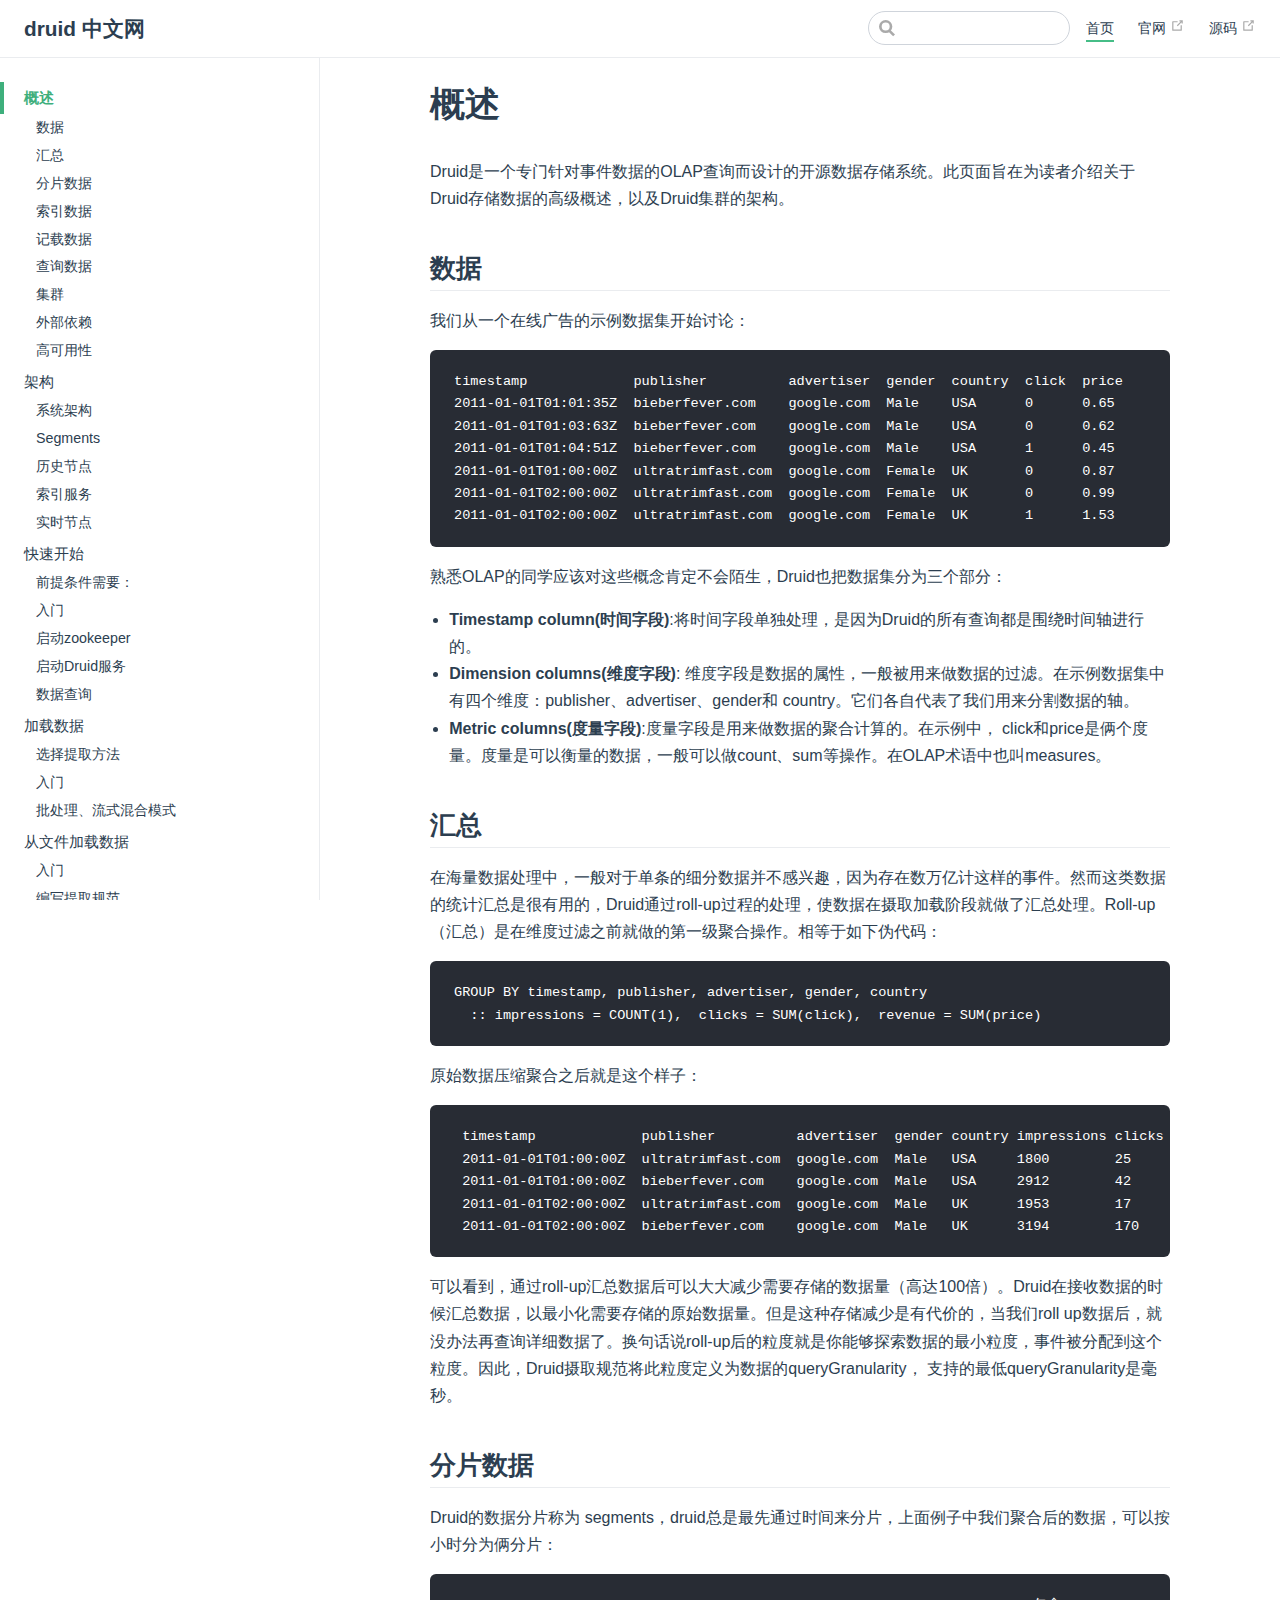
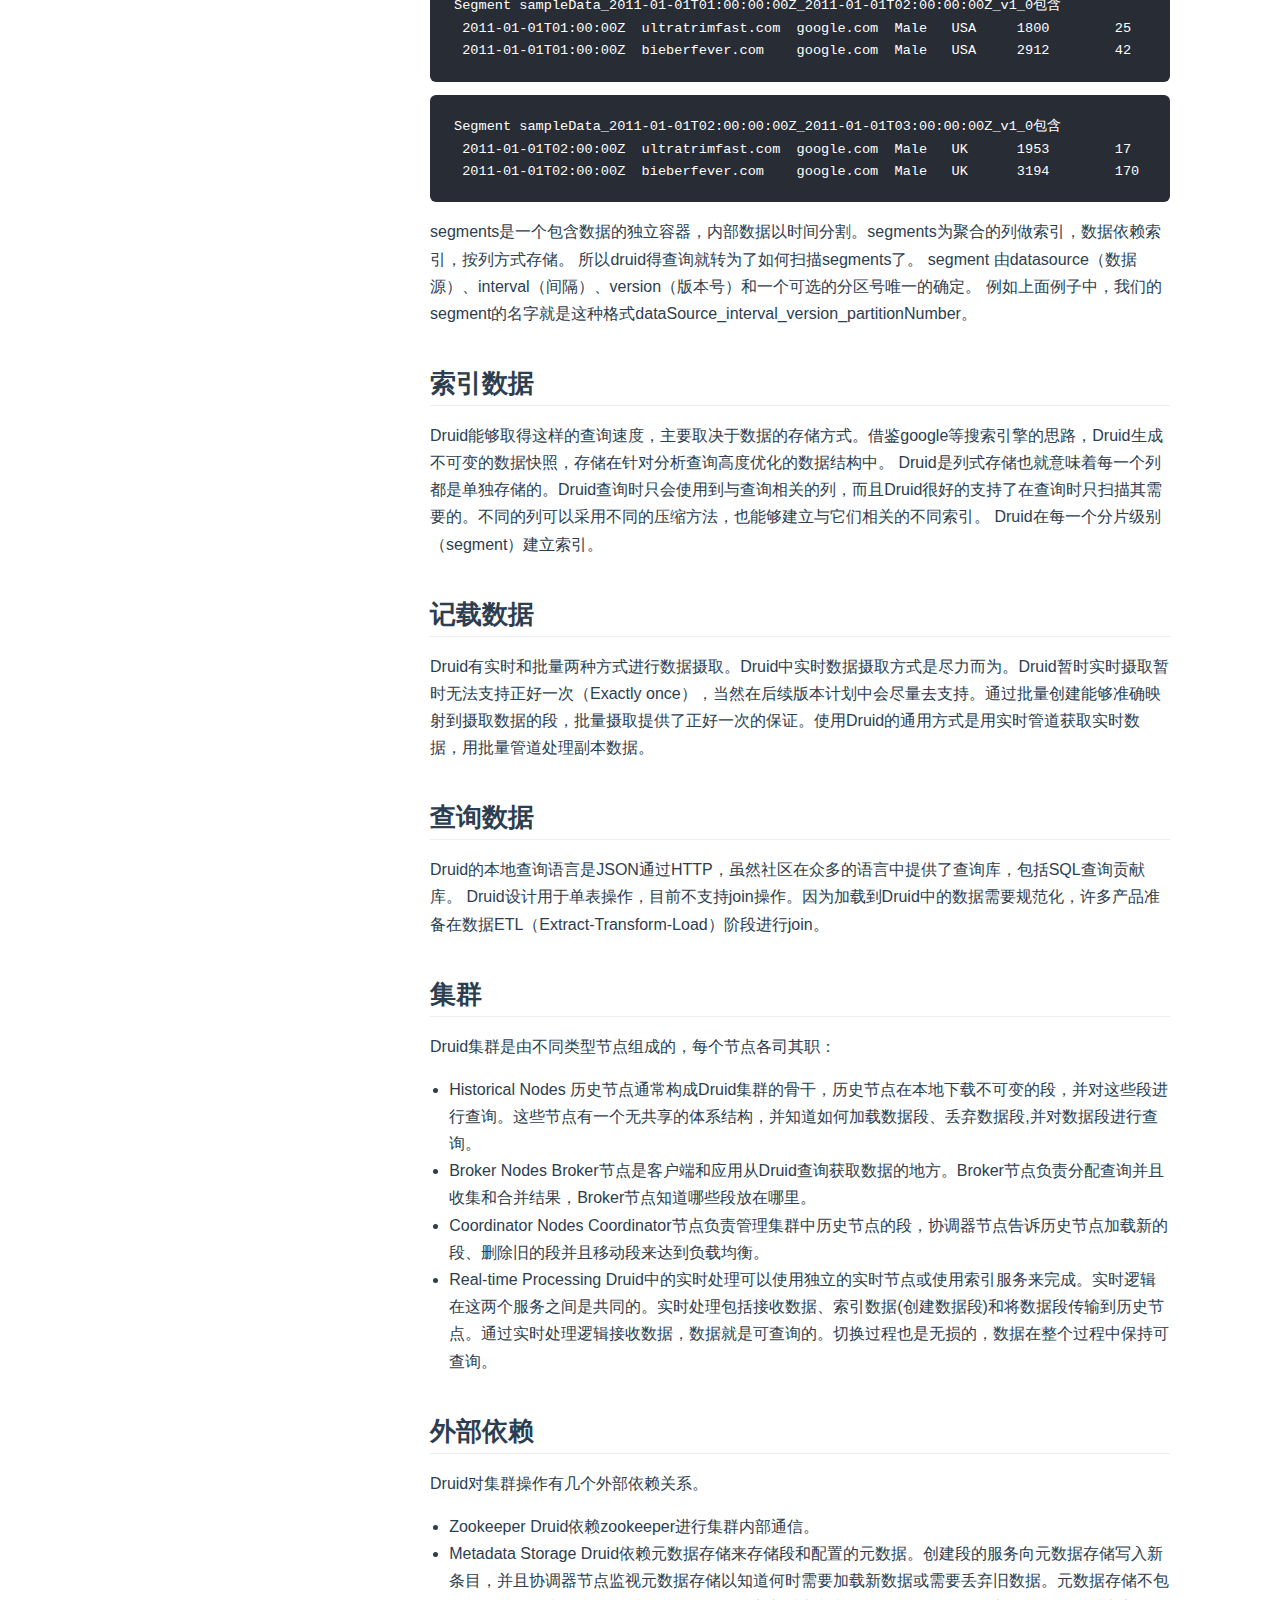
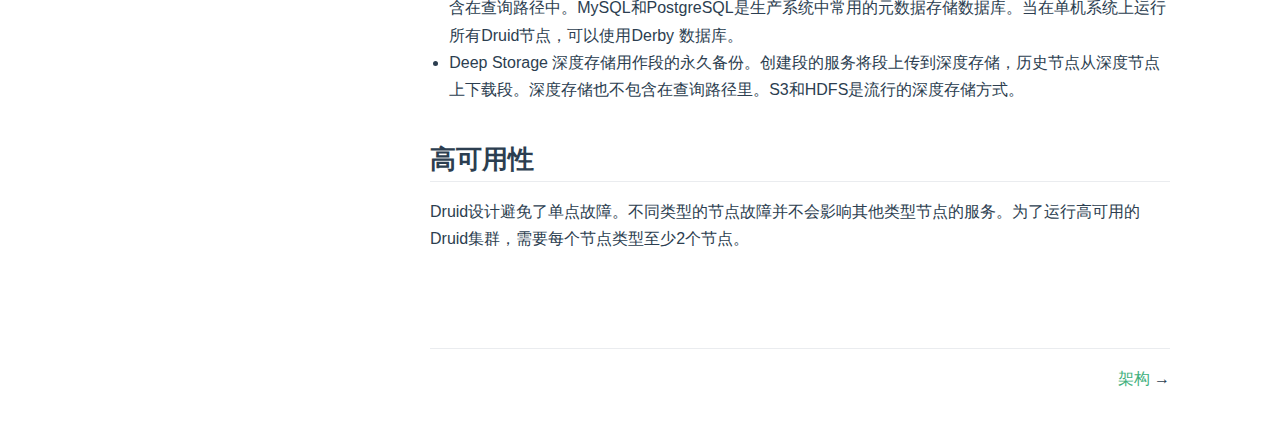
<file: index.html>
<!DOCTYPE html>
<html lang="en-US">
  <head>
    <meta charset="utf-8">
    <meta name="viewport" content="width=device-width,initial-scale=1">
    <title>概述 | druid 中文网</title>
    <meta name="description" content="Druid是一个专门针对事件数据的OLAP查询而设计的开源数据存储系统。此页面旨在为读者介绍关于Druid存储数据的高级概述，以及Druid集群的架构。">
    <link rel="icon" href="/imgs/favicon.png">
    
    <link rel="preload" href="/assets/css/0.styles.4ab36692.css" as="style"><link rel="preload" href="/assets/js/app.7684bae7.js" as="script"><link rel="preload" href="/assets/js/4.b92890f1.js" as="script"><link rel="prefetch" href="/assets/js/10.c6568e35.js"><link rel="prefetch" href="/assets/js/11.8085fb6b.js"><link rel="prefetch" href="/assets/js/2.5dfb5464.js"><link rel="prefetch" href="/assets/js/3.fdd76a05.js"><link rel="prefetch" href="/assets/js/5.a9510b1b.js"><link rel="prefetch" href="/assets/js/6.84f350a0.js"><link rel="prefetch" href="/assets/js/7.bf4683c9.js"><link rel="prefetch" href="/assets/js/8.af120a1b.js"><link rel="prefetch" href="/assets/js/9.2937fc3e.js">
    <link rel="stylesheet" href="/assets/css/0.styles.4ab36692.css">
  </head>
  <body>
    <div id="app" data-server-rendered="true"><div class="theme-container"><header class="navbar"><div class="sidebar-button"><svg xmlns="http://www.w3.org/2000/svg" aria-hidden="true" role="img" viewBox="0 0 448 512" class="icon"><path fill="currentColor" d="M436 124H12c-6.627 0-12-5.373-12-12V80c0-6.627 5.373-12 12-12h424c6.627 0 12 5.373 12 12v32c0 6.627-5.373 12-12 12zm0 160H12c-6.627 0-12-5.373-12-12v-32c0-6.627 5.373-12 12-12h424c6.627 0 12 5.373 12 12v32c0 6.627-5.373 12-12 12zm0 160H12c-6.627 0-12-5.373-12-12v-32c0-6.627 5.373-12 12-12h424c6.627 0 12 5.373 12 12v32c0 6.627-5.373 12-12 12z"></path></svg></div> <a href="/" class="home-link router-link-exact-active router-link-active"><!----> <span class="site-name">druid 中文网</span></a> <div class="links" style="max-width:nullpx;"><div class="search-box"><input aria-label="Search" autocomplete="off" spellcheck="false" value=""> <!----></div> <nav class="nav-links can-hide"><div class="nav-item"><a href="/" class="nav-link router-link-exact-active router-link-active">首页</a></div><div class="nav-item"><a href="http://druid.io" target="_blank" rel="noopener noreferrer" class="nav-link external">
  官网
  <svg xmlns="http://www.w3.org/2000/svg" aria-hidden="true" x="0px" y="0px" viewBox="0 0 100 100" width="15" height="15" class="icon outbound"><path fill="currentColor" d="M18.8,85.1h56l0,0c2.2,0,4-1.8,4-4v-32h-8v28h-48v-48h28v-8h-32l0,0c-2.2,0-4,1.8-4,4v56C14.8,83.3,16.6,85.1,18.8,85.1z"></path> <polygon fill="currentColor" points="45.7,48.7 51.3,54.3 77.2,28.5 77.2,37.2 85.2,37.2 85.2,14.9 62.8,14.9 62.8,22.9 71.5,22.9"></polygon></svg></a></div><div class="nav-item"><a href="https://github.com/apache/incubator-druid" target="_blank" rel="noopener noreferrer" class="nav-link external">
  源码
  <svg xmlns="http://www.w3.org/2000/svg" aria-hidden="true" x="0px" y="0px" viewBox="0 0 100 100" width="15" height="15" class="icon outbound"><path fill="currentColor" d="M18.8,85.1h56l0,0c2.2,0,4-1.8,4-4v-32h-8v28h-48v-48h28v-8h-32l0,0c-2.2,0-4,1.8-4,4v56C14.8,83.3,16.6,85.1,18.8,85.1z"></path> <polygon fill="currentColor" points="45.7,48.7 51.3,54.3 77.2,28.5 77.2,37.2 85.2,37.2 85.2,14.9 62.8,14.9 62.8,22.9 71.5,22.9"></polygon></svg></a></div> <!----></nav></div></header> <div class="sidebar-mask"></div> <div class="sidebar"><nav class="nav-links"><div class="nav-item"><a href="/" class="nav-link router-link-exact-active router-link-active">首页</a></div><div class="nav-item"><a href="http://druid.io" target="_blank" rel="noopener noreferrer" class="nav-link external">
  官网
  <svg xmlns="http://www.w3.org/2000/svg" aria-hidden="true" x="0px" y="0px" viewBox="0 0 100 100" width="15" height="15" class="icon outbound"><path fill="currentColor" d="M18.8,85.1h56l0,0c2.2,0,4-1.8,4-4v-32h-8v28h-48v-48h28v-8h-32l0,0c-2.2,0-4,1.8-4,4v56C14.8,83.3,16.6,85.1,18.8,85.1z"></path> <polygon fill="currentColor" points="45.7,48.7 51.3,54.3 77.2,28.5 77.2,37.2 85.2,37.2 85.2,14.9 62.8,14.9 62.8,22.9 71.5,22.9"></polygon></svg></a></div><div class="nav-item"><a href="https://github.com/apache/incubator-druid" target="_blank" rel="noopener noreferrer" class="nav-link external">
  源码
  <svg xmlns="http://www.w3.org/2000/svg" aria-hidden="true" x="0px" y="0px" viewBox="0 0 100 100" width="15" height="15" class="icon outbound"><path fill="currentColor" d="M18.8,85.1h56l0,0c2.2,0,4-1.8,4-4v-32h-8v28h-48v-48h28v-8h-32l0,0c-2.2,0-4,1.8-4,4v56C14.8,83.3,16.6,85.1,18.8,85.1z"></path> <polygon fill="currentColor" points="45.7,48.7 51.3,54.3 77.2,28.5 77.2,37.2 85.2,37.2 85.2,14.9 62.8,14.9 62.8,22.9 71.5,22.9"></polygon></svg></a></div> <!----></nav>  <ul class="sidebar-links"><li><a href="/" class="active sidebar-link">概述</a><ul class="sidebar-sub-headers"><li class="sidebar-sub-header"><a href="/#数据" class="sidebar-link">数据</a></li><li class="sidebar-sub-header"><a href="/#汇总" class="sidebar-link">汇总</a></li><li class="sidebar-sub-header"><a href="/#分片数据" class="sidebar-link">分片数据</a></li><li class="sidebar-sub-header"><a href="/#索引数据" class="sidebar-link">索引数据</a></li><li class="sidebar-sub-header"><a href="/#记载数据" class="sidebar-link">记载数据</a></li><li class="sidebar-sub-header"><a href="/#查询数据" class="sidebar-link">查询数据</a></li><li class="sidebar-sub-header"><a href="/#集群" class="sidebar-link">集群</a></li><li class="sidebar-sub-header"><a href="/#外部依赖" class="sidebar-link">外部依赖</a></li><li class="sidebar-sub-header"><a href="/#高可用性" class="sidebar-link">高可用性</a></li></ul></li><li><a href="/架构.html" class="sidebar-link">架构</a><ul class="sidebar-sub-headers"><li class="sidebar-sub-header"><a href="/架构.html#系统架构" class="sidebar-link">系统架构</a></li><li class="sidebar-sub-header"><a href="/架构.html#segments" class="sidebar-link">Segments</a></li><li class="sidebar-sub-header"><a href="/架构.html#历史节点" class="sidebar-link">历史节点</a></li><li class="sidebar-sub-header"><a href="/架构.html#索引服务" class="sidebar-link">索引服务</a></li><li class="sidebar-sub-header"><a href="/架构.html#实时节点" class="sidebar-link">实时节点</a></li></ul></li><li><a href="/快速开始.html" class="sidebar-link">快速开始</a><ul class="sidebar-sub-headers"><li class="sidebar-sub-header"><a href="/快速开始.html#前提条件需要：" class="sidebar-link">前提条件需要：</a></li><li class="sidebar-sub-header"><a href="/快速开始.html#入门" class="sidebar-link">入门</a></li><li class="sidebar-sub-header"><a href="/快速开始.html#启动zookeeper" class="sidebar-link">启动zookeeper</a></li><li class="sidebar-sub-header"><a href="/快速开始.html#启动druid服务" class="sidebar-link">启动Druid服务</a></li><li class="sidebar-sub-header"><a href="/快速开始.html#数据查询" class="sidebar-link">数据查询</a></li></ul></li><li><a href="/加载数据.html" class="sidebar-link">加载数据</a><ul class="sidebar-sub-headers"><li class="sidebar-sub-header"><a href="/加载数据.html#选择提取方法" class="sidebar-link">选择提取方法</a></li><li class="sidebar-sub-header"><a href="/加载数据.html#入门" class="sidebar-link">入门</a></li><li class="sidebar-sub-header"><a href="/加载数据.html#批处理、流式混合模式" class="sidebar-link">批处理、流式混合模式</a></li></ul></li><li><a href="/从文件加载数据.html" class="sidebar-link">从文件加载数据</a><ul class="sidebar-sub-headers"><li class="sidebar-sub-header"><a href="/从文件加载数据.html#入门" class="sidebar-link">入门</a></li><li class="sidebar-sub-header"><a href="/从文件加载数据.html#编写提取规范" class="sidebar-link">编写提取规范</a></li><li class="sidebar-sub-header"><a href="/从文件加载数据.html#运行任务" class="sidebar-link">运行任务</a></li><li class="sidebar-sub-header"><a href="/从文件加载数据.html#数据查询" class="sidebar-link">数据查询</a></li></ul></li><li><a href="/从流数据加载数据.html" class="sidebar-link">从流数据加载数据</a><ul class="sidebar-sub-headers"><li class="sidebar-sub-header"><a href="/从流数据加载数据.html#入门" class="sidebar-link">入门</a></li><li class="sidebar-sub-header"><a href="/从流数据加载数据.html#编写数据提取规范" class="sidebar-link">编写数据提取规范</a></li><li class="sidebar-sub-header"><a href="/从流数据加载数据.html#重启服务" class="sidebar-link">重启服务</a></li><li class="sidebar-sub-header"><a href="/从流数据加载数据.html#发送数据" class="sidebar-link">发送数据</a></li><li class="sidebar-sub-header"><a href="/从流数据加载数据.html#数据查询" class="sidebar-link">数据查询</a></li></ul></li><li><a href="/从kafka加载数据.html" class="sidebar-link">从kafka加载数据</a><ul class="sidebar-sub-headers"><li class="sidebar-sub-header"><a href="/从kafka加载数据.html#入门" class="sidebar-link">入门</a></li><li class="sidebar-sub-header"><a href="/从kafka加载数据.html#启动kafka" class="sidebar-link">启动kafka</a></li><li class="sidebar-sub-header"><a href="/从kafka加载数据.html#发送示例数据" class="sidebar-link">发送示例数据</a></li><li class="sidebar-sub-header"><a href="/从kafka加载数据.html#数据查询" class="sidebar-link">数据查询</a></li></ul></li><li><a href="/集群.html" class="sidebar-link">集群</a><ul class="sidebar-sub-headers"><li class="sidebar-sub-header"><a href="/集群.html#硬件要求" class="sidebar-link">硬件要求</a></li><li class="sidebar-sub-header"><a href="/集群.html#操作系统" class="sidebar-link">操作系统</a></li><li class="sidebar-sub-header"><a href="/集群.html#下载集群" class="sidebar-link">下载集群</a></li><li class="sidebar-sub-header"><a href="/集群.html#配置deep-storage" class="sidebar-link">配置deep storage</a></li><li class="sidebar-sub-header"><a href="/集群.html#配置tranquility服务器-可选" class="sidebar-link">配置Tranquility服务器 (可选)</a></li><li class="sidebar-sub-header"><a href="/集群.html#配置tranquility-kafka-可选" class="sidebar-link">配置Tranquility Kafka (可选)</a></li><li class="sidebar-sub-header"><a href="/集群.html#配置hadoop-可选" class="sidebar-link">配置Hadoop (可选)</a></li><li class="sidebar-sub-header"><a href="/集群.html#配置druid-coordination" class="sidebar-link">配置Druid coordination</a></li><li class="sidebar-sub-header"><a href="/集群.html#调整服务查询druid进程" class="sidebar-link">调整服务查询Druid进程</a></li><li class="sidebar-sub-header"><a href="/集群.html#调整druid-brokers" class="sidebar-link">调整Druid Brokers</a></li><li class="sidebar-sub-header"><a href="/集群.html#端口开通" class="sidebar-link">端口开通</a></li><li class="sidebar-sub-header"><a href="/集群.html#启动coordinator-overlord-zookeeper-metadata-store" class="sidebar-link">启动Coordinator, Overlord, Zookeeper,  metadata store</a></li><li class="sidebar-sub-header"><a href="/集群.html#启动historicals和middlemanagers" class="sidebar-link">启动Historicals和MiddleManagers</a></li><li class="sidebar-sub-header"><a href="/集群.html#启动druid-broker" class="sidebar-link">启动Druid Broker</a></li></ul></li></ul> </div> <div class="page"> <div class="content"><h1 id="概述"><a href="#概述" aria-hidden="true" class="header-anchor">#</a> 概述</h1> <p>Druid是一个专门针对事件数据的OLAP查询而设计的开源数据存储系统。此页面旨在为读者介绍关于Druid存储数据的高级概述，以及Druid集群的架构。</p> <h2 id="数据"><a href="#数据" aria-hidden="true" class="header-anchor">#</a> 数据</h2> <p>我们从一个在线广告的示例数据集开始讨论：</p> <div class="language- extra-class"><pre class="language-text"><code>timestamp             publisher          advertiser  gender  country  click  price
2011-01-01T01:01:35Z  bieberfever.com    google.com  Male    USA      0      0.65
2011-01-01T01:03:63Z  bieberfever.com    google.com  Male    USA      0      0.62
2011-01-01T01:04:51Z  bieberfever.com    google.com  Male    USA      1      0.45
2011-01-01T01:00:00Z  ultratrimfast.com  google.com  Female  UK       0      0.87
2011-01-01T02:00:00Z  ultratrimfast.com  google.com  Female  UK       0      0.99
2011-01-01T02:00:00Z  ultratrimfast.com  google.com  Female  UK       1      1.53
</code></pre></div><p>熟悉OLAP的同学应该对这些概念肯定不会陌生，Druid也把数据集分为三个部分：</p> <ul><li><strong>Timestamp column(时间字段)</strong>:将时间字段单独处理，是因为Druid的所有查询都是围绕时间轴进行的。</li> <li><strong>Dimension columns(维度字段)</strong>: 维度字段是数据的属性，一般被用来做数据的过滤。在示例数据集中有四个维度：publisher、advertiser、gender和 country。它们各自代表了我们用来分割数据的轴。</li> <li><strong>Metric columns(度量字段)</strong>:度量字段是用来做数据的聚合计算的。在示例中， click和price是俩个度量。度量是可以衡量的数据，一般可以做count、sum等操作。在OLAP术语中也叫measures。</li></ul> <h2 id="汇总"><a href="#汇总" aria-hidden="true" class="header-anchor">#</a> 汇总</h2> <p>在海量数据处理中，一般对于单条的细分数据并不感兴趣，因为存在数万亿计这样的事件。然而这类数据的统计汇总是很有用的，Druid通过roll-up过程的处理，使数据在摄取加载阶段就做了汇总处理。Roll-up（汇总）是在维度过滤之前就做的第一级聚合操作。相等于如下伪代码：</p> <div class="language- extra-class"><pre class="language-text"><code>GROUP BY timestamp, publisher, advertiser, gender, country
  :: impressions = COUNT(1),  clicks = SUM(click),  revenue = SUM(price)
</code></pre></div><p>原始数据压缩聚合之后就是这个样子：</p> <div class="language- extra-class"><pre class="language-text"><code> timestamp             publisher          advertiser  gender country impressions clicks revenue
 2011-01-01T01:00:00Z  ultratrimfast.com  google.com  Male   USA     1800        25     15.70
 2011-01-01T01:00:00Z  bieberfever.com    google.com  Male   USA     2912        42     29.18
 2011-01-01T02:00:00Z  ultratrimfast.com  google.com  Male   UK      1953        17     17.31
 2011-01-01T02:00:00Z  bieberfever.com    google.com  Male   UK      3194        170    34.01
</code></pre></div><p>可以看到，通过roll-up汇总数据后可以大大减少需要存储的数据量（高达100倍）。Druid在接收数据的时候汇总数据，以最小化需要存储的原始数据量。但是这种存储减少是有代价的，当我们roll up数据后，就没办法再查询详细数据了。换句话说roll-up后的粒度就是你能够探索数据的最小粒度，事件被分配到这个粒度。因此，Druid摄取规范将此粒度定义为数据的queryGranularity， 支持的最低queryGranularity是毫秒。</p> <h2 id="分片数据"><a href="#分片数据" aria-hidden="true" class="header-anchor">#</a> 分片数据</h2> <p>Druid的数据分片称为 segments，druid总是最先通过时间来分片，上面例子中我们聚合后的数据，可以按小时分为俩分片：</p> <div class="language- extra-class"><pre class="language-text"><code>Segment sampleData_2011-01-01T01:00:00:00Z_2011-01-01T02:00:00:00Z_v1_0包含
 2011-01-01T01:00:00Z  ultratrimfast.com  google.com  Male   USA     1800        25     15.70
 2011-01-01T01:00:00Z  bieberfever.com    google.com  Male   USA     2912        42     29.18
</code></pre></div><div class="language- extra-class"><pre class="language-text"><code>Segment sampleData_2011-01-01T02:00:00:00Z_2011-01-01T03:00:00:00Z_v1_0包含
 2011-01-01T02:00:00Z  ultratrimfast.com  google.com  Male   UK      1953        17     17.31
 2011-01-01T02:00:00Z  bieberfever.com    google.com  Male   UK      3194        170    34.01
</code></pre></div><p>segments是一个包含数据的独立容器，内部数据以时间分割。segments为聚合的列做索引，数据依赖索引，按列方式存储。 所以druid得查询就转为了如何扫描segments了。
segment 由datasource（数据源）、interval（间隔）、version（版本号）和一个可选的分区号唯一的确定。 例如上面例子中，我们的segment的名字就是这种格式dataSource_interval_version_partitionNumber。</p> <h2 id="索引数据"><a href="#索引数据" aria-hidden="true" class="header-anchor">#</a> 索引数据</h2> <p>Druid能够取得这样的查询速度，主要取决于数据的存储方式。借鉴google等搜索引擎的思路，Druid生成不可变的数据快照，存储在针对分析查询高度优化的数据结构中。
Druid是列式存储也就意味着每一个列都是单独存储的。Druid查询时只会使用到与查询相关的列，而且Druid很好的支持了在查询时只扫描其需要的。不同的列可以采用不同的压缩方法，也能够建立与它们相关的不同索引。
Druid在每一个分片级别（segment）建立索引。</p> <h2 id="记载数据"><a href="#记载数据" aria-hidden="true" class="header-anchor">#</a> 记载数据</h2> <p>Druid有实时和批量两种方式进行数据摄取。Druid中实时数据摄取方式是尽力而为。Druid暂时实时摄取暂时无法支持正好一次（Exactly once），当然在后续版本计划中会尽量去支持。通过批量创建能够准确映射到摄取数据的段，批量摄取提供了正好一次的保证。使用Druid的通用方式是用实时管道获取实时数据，用批量管道处理副本数据。</p> <h2 id="查询数据"><a href="#查询数据" aria-hidden="true" class="header-anchor">#</a> 查询数据</h2> <p>Druid的本地查询语言是JSON通过HTTP，虽然社区在众多的语言中提供了查询库，包括SQL查询贡献库。
Druid设计用于单表操作，目前不支持join操作。因为加载到Druid中的数据需要规范化，许多产品准备在数据ETL（Extract-Transform-Load）阶段进行join。</p> <h2 id="集群"><a href="#集群" aria-hidden="true" class="header-anchor">#</a> 集群</h2> <p>Druid集群是由不同类型节点组成的，每个节点各司其职：</p> <ul><li>Historical Nodes 历史节点通常构成Druid集群的骨干，历史节点在本地下载不可变的段，并对这些段进行查询。这些节点有一个无共享的体系结构，并知道如何加载数据段、丢弃数据段,并对数据段进行查询。</li> <li>Broker Nodes Broker节点是客户端和应用从Druid查询获取数据的地方。Broker节点负责分配查询并且收集和合并结果，Broker节点知道哪些段放在哪里。</li> <li>Coordinator Nodes Coordinator节点负责管理集群中历史节点的段，协调器节点告诉历史节点加载新的段、删除旧的段并且移动段来达到负载均衡。</li> <li>Real-time Processing Druid中的实时处理可以使用独立的实时节点或使用索引服务来完成。实时逻辑在这两个服务之间是共同的。实时处理包括接收数据、索引数据(创建数据段)和将数据段传输到历史节点。通过实时处理逻辑接收数据，数据就是可查询的。切换过程也是无损的，数据在整个过程中保持可查询。</li></ul> <h2 id="外部依赖"><a href="#外部依赖" aria-hidden="true" class="header-anchor">#</a> 外部依赖</h2> <p>Druid对集群操作有几个外部依赖关系。</p> <ul><li>Zookeeper Druid依赖zookeeper进行集群内部通信。</li> <li>Metadata Storage Druid依赖元数据存储来存储段和配置的元数据。创建段的服务向元数据存储写入新条目，并且协调器节点监视元数据存储以知道何时需要加载新数据或需要丢弃旧数据。元数据存储不包含在查询路径中。MySQL和PostgreSQL是生产系统中常用的元数据存储数据库。当在单机系统上运行所有Druid节点，可以使用Derby 数据库。</li> <li>Deep Storage 深度存储用作段的永久备份。创建段的服务将段上传到深度存储，历史节点从深度节点上下载段。深度存储也不包含在查询路径里。S3和HDFS是流行的深度存储方式。</li></ul> <h2 id="高可用性"><a href="#高可用性" aria-hidden="true" class="header-anchor">#</a> 高可用性</h2> <p>Druid设计避免了单点故障。不同类型的节点故障并不会影响其他类型节点的服务。为了运行高可用的Druid集群，需要每个节点类型至少2个节点。</p></div> <div class="page-edit"><!----> <!----></div> <div class="page-nav"><p class="inner"><!----> <span class="next"><a href="/架构.html">
          架构
        </a>
        →
      </span></p></div> </div> <!----></div></div>
    <script src="/assets/js/app.7684bae7.js" defer></script><script src="/assets/js/4.b92890f1.js" defer></script>
  </body>
</html>
</file>
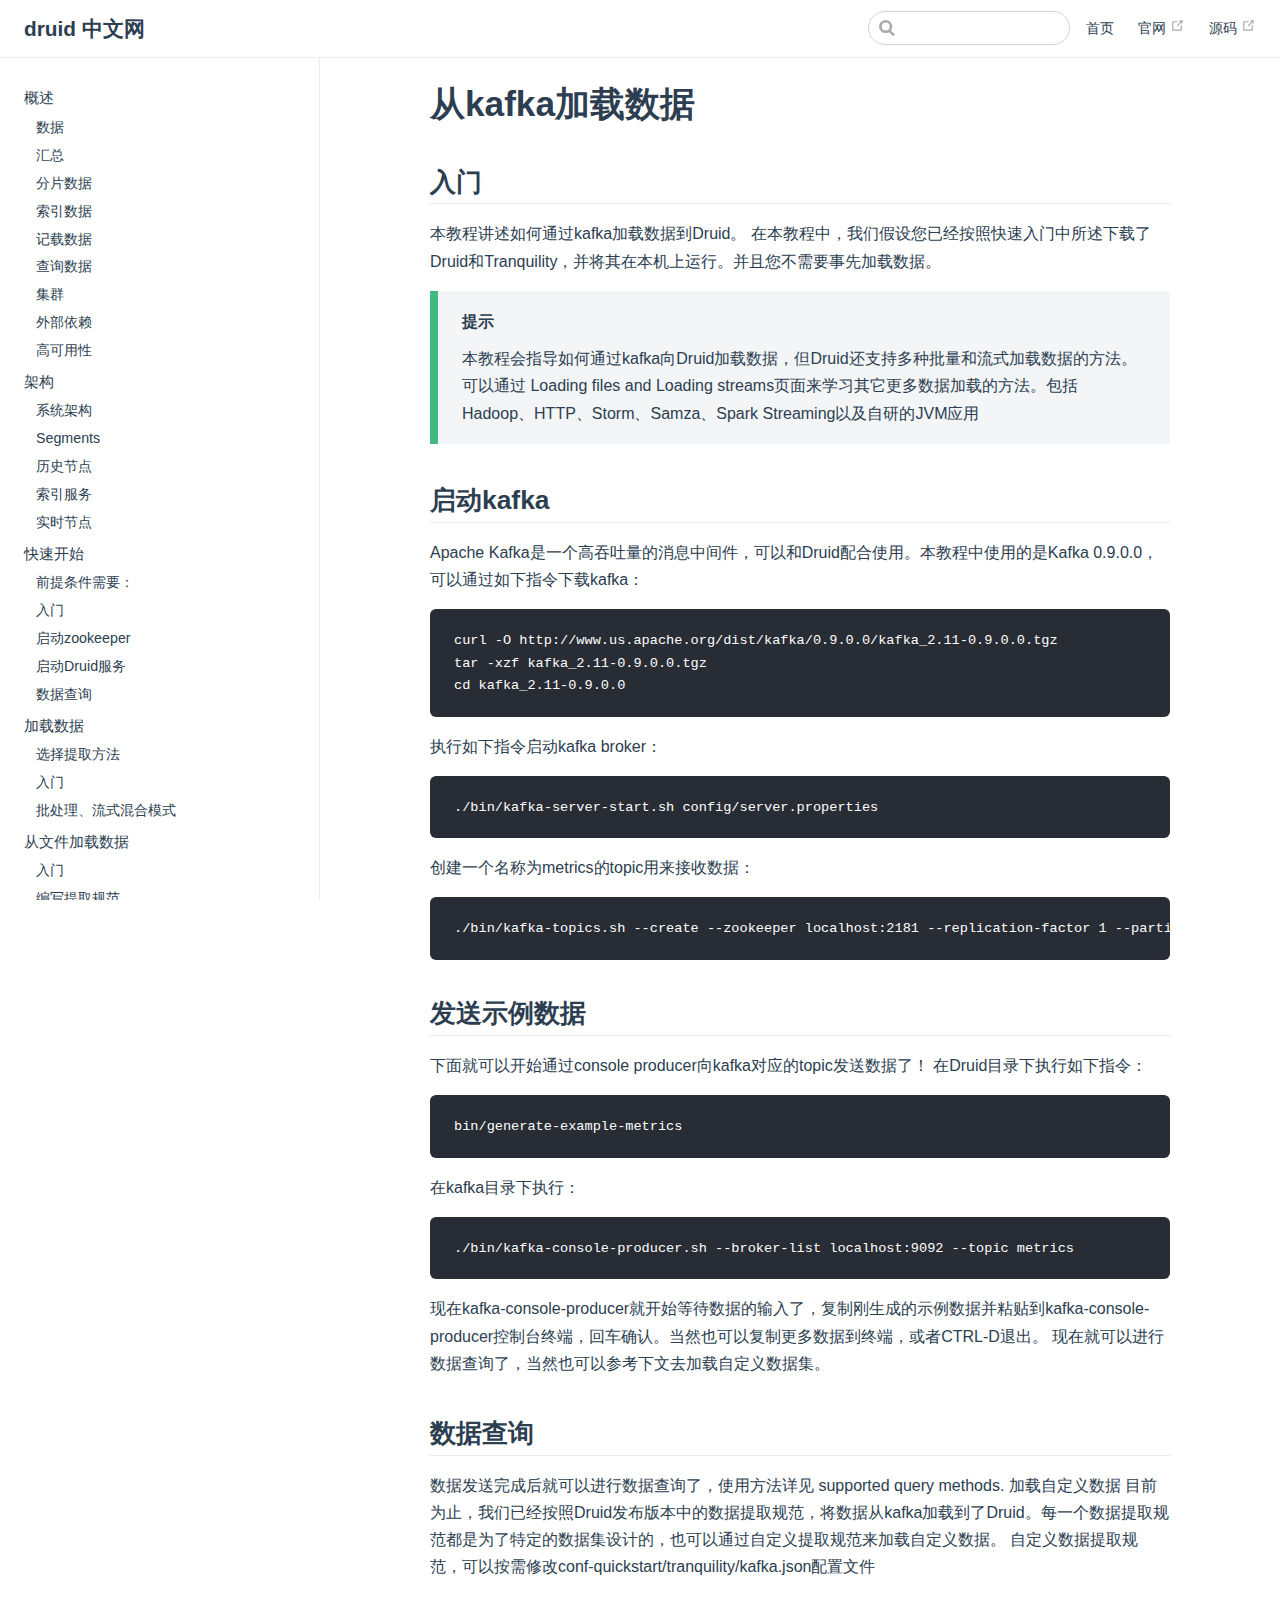
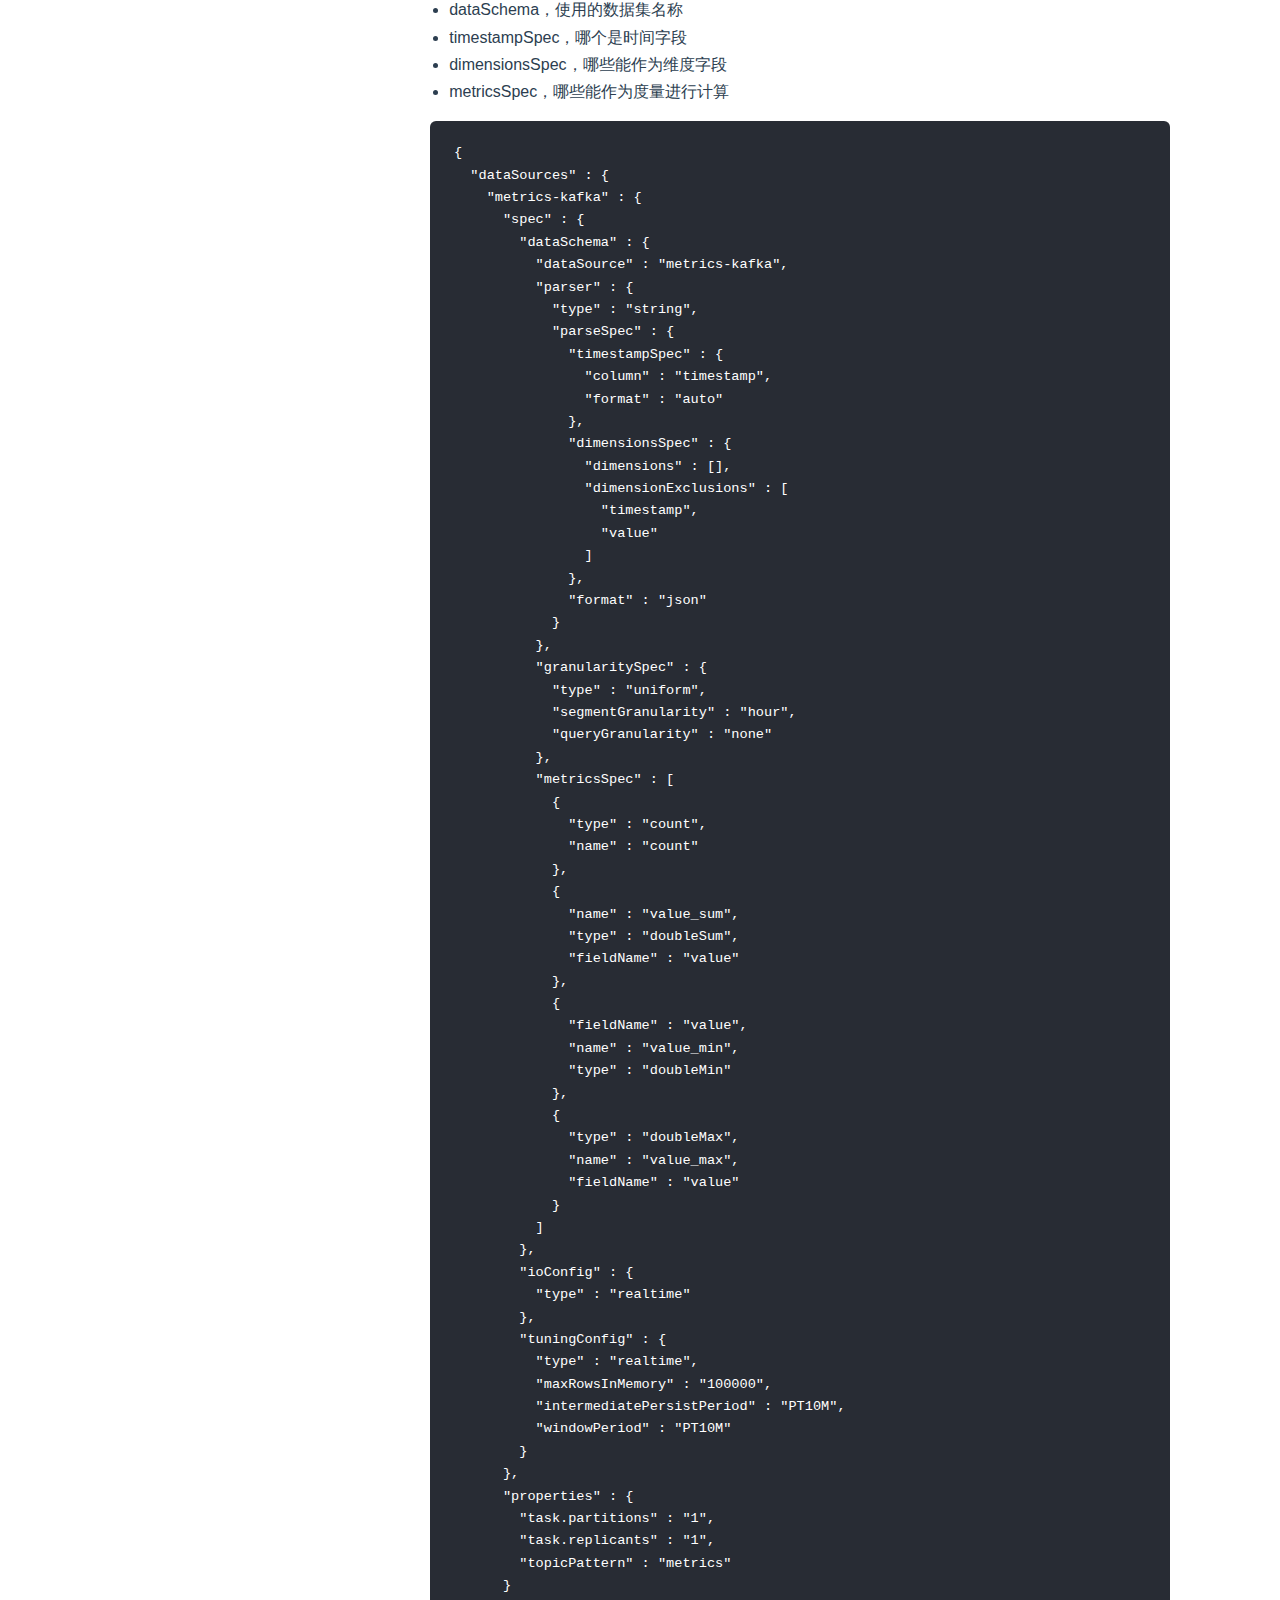
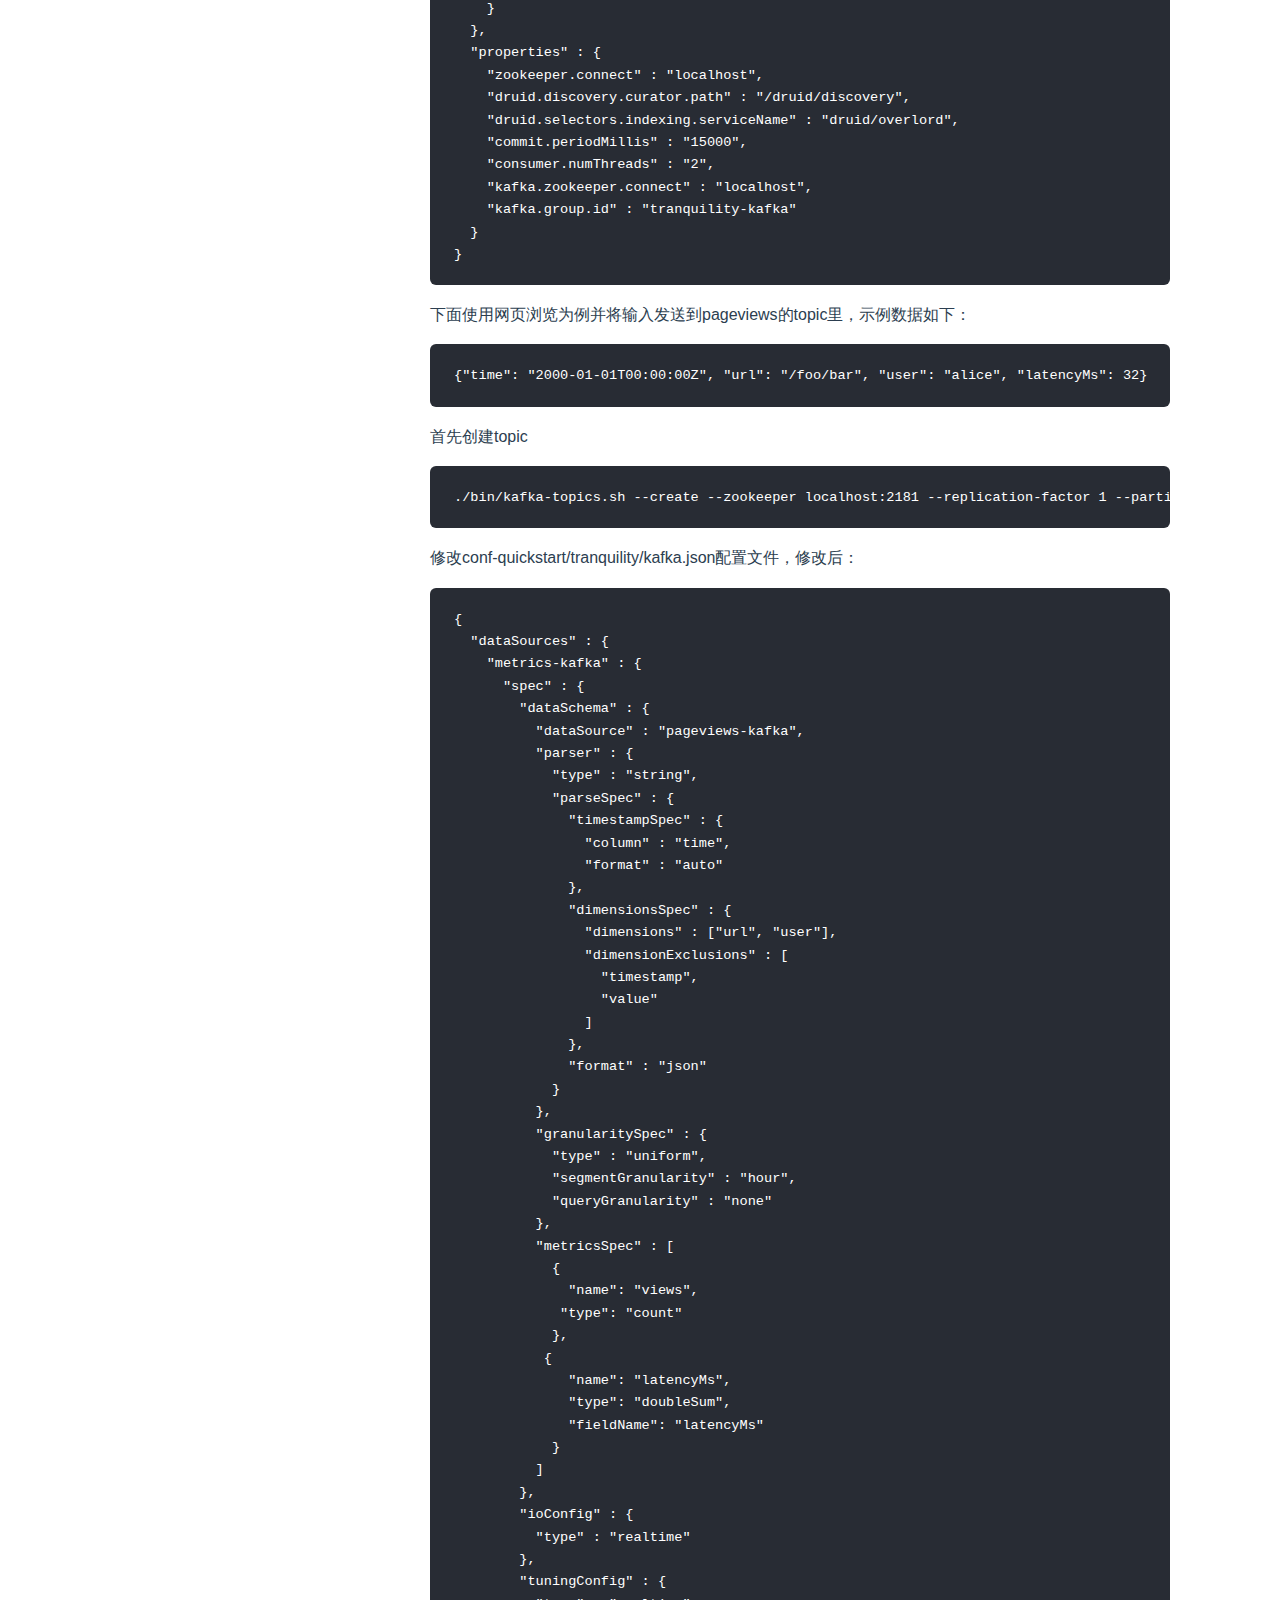
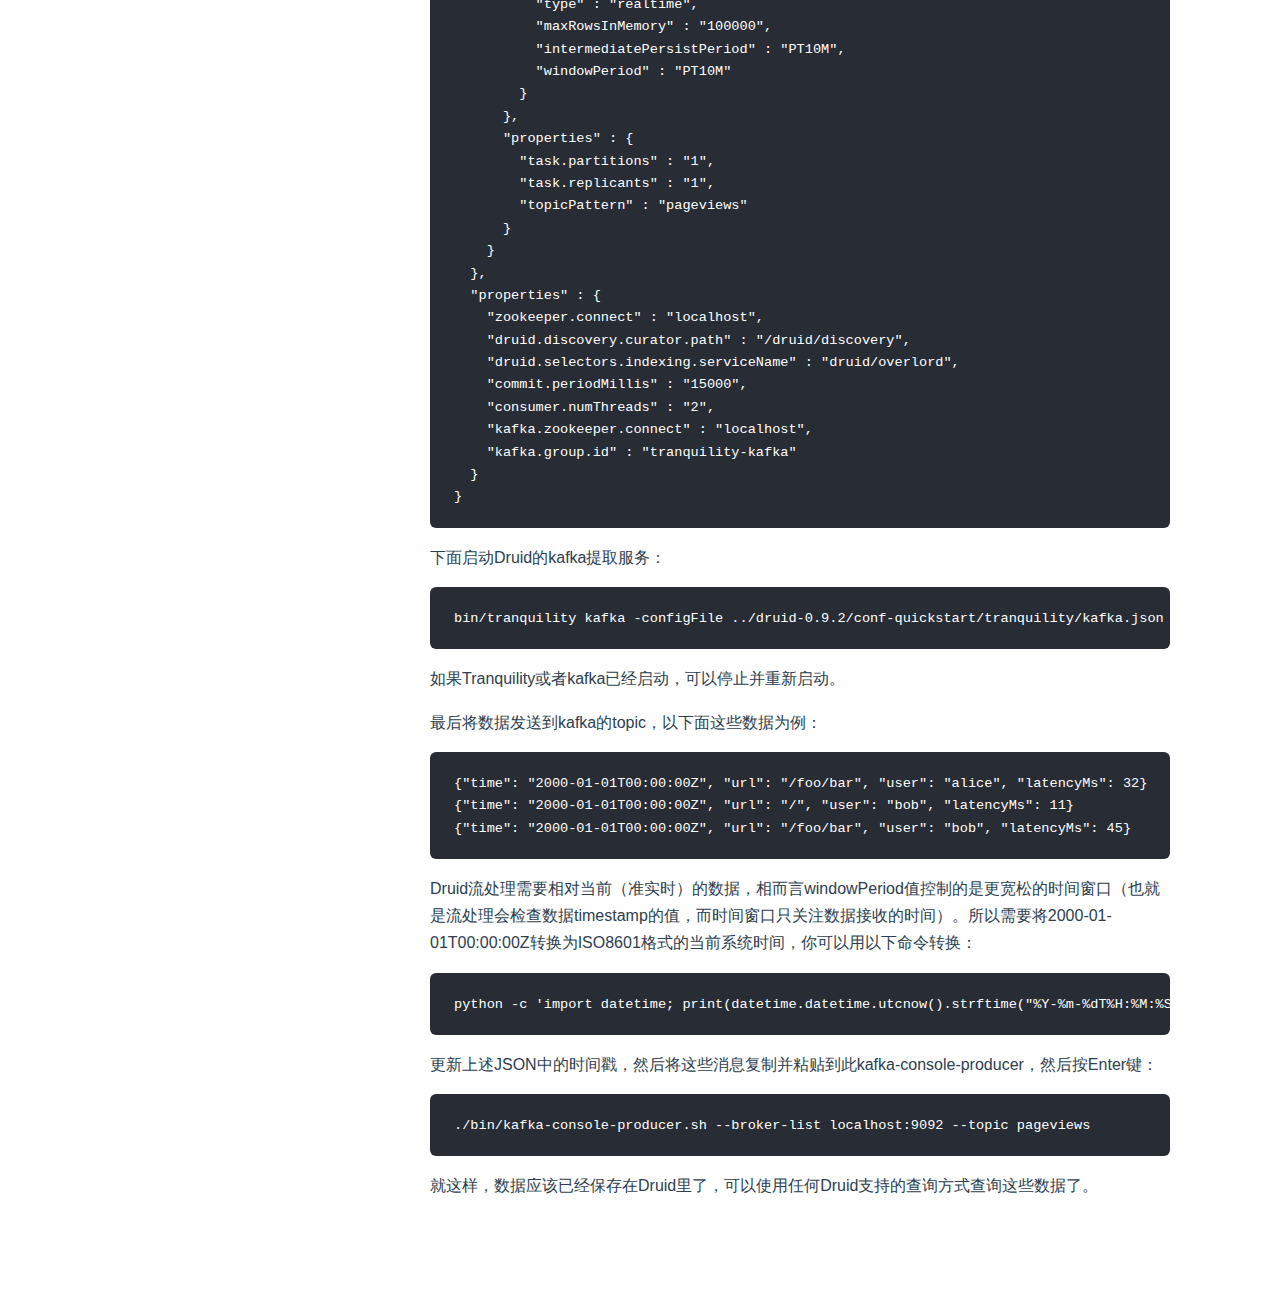
<file: 从kafka加载数据.html>
<!DOCTYPE html>
<html lang="en-US">
  <head>
    <meta charset="utf-8">
    <meta name="viewport" content="width=device-width,initial-scale=1">
    <title>从kafka加载数据 | druid 中文网</title>
    <meta name="description" content="Druid是一个专门针对事件数据的OLAP查询而设计的开源数据存储系统。此页面旨在为读者介绍关于Druid存储数据的高级概述，以及Druid集群的架构。">
    <link rel="icon" href="/imgs/favicon.png">
    
    <link rel="preload" href="/assets/css/0.styles.4ab36692.css" as="style"><link rel="preload" href="/assets/js/app.7684bae7.js" as="script"><link rel="preload" href="/assets/js/5.a9510b1b.js" as="script"><link rel="prefetch" href="/assets/js/10.c6568e35.js"><link rel="prefetch" href="/assets/js/11.8085fb6b.js"><link rel="prefetch" href="/assets/js/2.5dfb5464.js"><link rel="prefetch" href="/assets/js/3.fdd76a05.js"><link rel="prefetch" href="/assets/js/4.b92890f1.js"><link rel="prefetch" href="/assets/js/6.84f350a0.js"><link rel="prefetch" href="/assets/js/7.bf4683c9.js"><link rel="prefetch" href="/assets/js/8.af120a1b.js"><link rel="prefetch" href="/assets/js/9.2937fc3e.js">
    <link rel="stylesheet" href="/assets/css/0.styles.4ab36692.css">
  </head>
  <body>
    <div id="app" data-server-rendered="true"><div class="theme-container"><header class="navbar"><div class="sidebar-button"><svg xmlns="http://www.w3.org/2000/svg" aria-hidden="true" role="img" viewBox="0 0 448 512" class="icon"><path fill="currentColor" d="M436 124H12c-6.627 0-12-5.373-12-12V80c0-6.627 5.373-12 12-12h424c6.627 0 12 5.373 12 12v32c0 6.627-5.373 12-12 12zm0 160H12c-6.627 0-12-5.373-12-12v-32c0-6.627 5.373-12 12-12h424c6.627 0 12 5.373 12 12v32c0 6.627-5.373 12-12 12zm0 160H12c-6.627 0-12-5.373-12-12v-32c0-6.627 5.373-12 12-12h424c6.627 0 12 5.373 12 12v32c0 6.627-5.373 12-12 12z"></path></svg></div> <a href="/" class="home-link router-link-active"><!----> <span class="site-name">druid 中文网</span></a> <div class="links" style="max-width:nullpx;"><div class="search-box"><input aria-label="Search" autocomplete="off" spellcheck="false" value=""> <!----></div> <nav class="nav-links can-hide"><div class="nav-item"><a href="/" class="nav-link">首页</a></div><div class="nav-item"><a href="http://druid.io" target="_blank" rel="noopener noreferrer" class="nav-link external">
  官网
  <svg xmlns="http://www.w3.org/2000/svg" aria-hidden="true" x="0px" y="0px" viewBox="0 0 100 100" width="15" height="15" class="icon outbound"><path fill="currentColor" d="M18.8,85.1h56l0,0c2.2,0,4-1.8,4-4v-32h-8v28h-48v-48h28v-8h-32l0,0c-2.2,0-4,1.8-4,4v56C14.8,83.3,16.6,85.1,18.8,85.1z"></path> <polygon fill="currentColor" points="45.7,48.7 51.3,54.3 77.2,28.5 77.2,37.2 85.2,37.2 85.2,14.9 62.8,14.9 62.8,22.9 71.5,22.9"></polygon></svg></a></div><div class="nav-item"><a href="https://github.com/apache/incubator-druid" target="_blank" rel="noopener noreferrer" class="nav-link external">
  源码
  <svg xmlns="http://www.w3.org/2000/svg" aria-hidden="true" x="0px" y="0px" viewBox="0 0 100 100" width="15" height="15" class="icon outbound"><path fill="currentColor" d="M18.8,85.1h56l0,0c2.2,0,4-1.8,4-4v-32h-8v28h-48v-48h28v-8h-32l0,0c-2.2,0-4,1.8-4,4v56C14.8,83.3,16.6,85.1,18.8,85.1z"></path> <polygon fill="currentColor" points="45.7,48.7 51.3,54.3 77.2,28.5 77.2,37.2 85.2,37.2 85.2,14.9 62.8,14.9 62.8,22.9 71.5,22.9"></polygon></svg></a></div> <!----></nav></div></header> <div class="sidebar-mask"></div> <div class="sidebar"><nav class="nav-links"><div class="nav-item"><a href="/" class="nav-link">首页</a></div><div class="nav-item"><a href="http://druid.io" target="_blank" rel="noopener noreferrer" class="nav-link external">
  官网
  <svg xmlns="http://www.w3.org/2000/svg" aria-hidden="true" x="0px" y="0px" viewBox="0 0 100 100" width="15" height="15" class="icon outbound"><path fill="currentColor" d="M18.8,85.1h56l0,0c2.2,0,4-1.8,4-4v-32h-8v28h-48v-48h28v-8h-32l0,0c-2.2,0-4,1.8-4,4v56C14.8,83.3,16.6,85.1,18.8,85.1z"></path> <polygon fill="currentColor" points="45.7,48.7 51.3,54.3 77.2,28.5 77.2,37.2 85.2,37.2 85.2,14.9 62.8,14.9 62.8,22.9 71.5,22.9"></polygon></svg></a></div><div class="nav-item"><a href="https://github.com/apache/incubator-druid" target="_blank" rel="noopener noreferrer" class="nav-link external">
  源码
  <svg xmlns="http://www.w3.org/2000/svg" aria-hidden="true" x="0px" y="0px" viewBox="0 0 100 100" width="15" height="15" class="icon outbound"><path fill="currentColor" d="M18.8,85.1h56l0,0c2.2,0,4-1.8,4-4v-32h-8v28h-48v-48h28v-8h-32l0,0c-2.2,0-4,1.8-4,4v56C14.8,83.3,16.6,85.1,18.8,85.1z"></path> <polygon fill="currentColor" points="45.7,48.7 51.3,54.3 77.2,28.5 77.2,37.2 85.2,37.2 85.2,14.9 62.8,14.9 62.8,22.9 71.5,22.9"></polygon></svg></a></div> <!----></nav>  <ul class="sidebar-links"><li><a href="/" class="sidebar-link">概述</a><ul class="sidebar-sub-headers"><li class="sidebar-sub-header"><a href="/#数据" class="sidebar-link">数据</a></li><li class="sidebar-sub-header"><a href="/#汇总" class="sidebar-link">汇总</a></li><li class="sidebar-sub-header"><a href="/#分片数据" class="sidebar-link">分片数据</a></li><li class="sidebar-sub-header"><a href="/#索引数据" class="sidebar-link">索引数据</a></li><li class="sidebar-sub-header"><a href="/#记载数据" class="sidebar-link">记载数据</a></li><li class="sidebar-sub-header"><a href="/#查询数据" class="sidebar-link">查询数据</a></li><li class="sidebar-sub-header"><a href="/#集群" class="sidebar-link">集群</a></li><li class="sidebar-sub-header"><a href="/#外部依赖" class="sidebar-link">外部依赖</a></li><li class="sidebar-sub-header"><a href="/#高可用性" class="sidebar-link">高可用性</a></li></ul></li><li><a href="/架构.html" class="sidebar-link">架构</a><ul class="sidebar-sub-headers"><li class="sidebar-sub-header"><a href="/架构.html#系统架构" class="sidebar-link">系统架构</a></li><li class="sidebar-sub-header"><a href="/架构.html#segments" class="sidebar-link">Segments</a></li><li class="sidebar-sub-header"><a href="/架构.html#历史节点" class="sidebar-link">历史节点</a></li><li class="sidebar-sub-header"><a href="/架构.html#索引服务" class="sidebar-link">索引服务</a></li><li class="sidebar-sub-header"><a href="/架构.html#实时节点" class="sidebar-link">实时节点</a></li></ul></li><li><a href="/快速开始.html" class="sidebar-link">快速开始</a><ul class="sidebar-sub-headers"><li class="sidebar-sub-header"><a href="/快速开始.html#前提条件需要：" class="sidebar-link">前提条件需要：</a></li><li class="sidebar-sub-header"><a href="/快速开始.html#入门" class="sidebar-link">入门</a></li><li class="sidebar-sub-header"><a href="/快速开始.html#启动zookeeper" class="sidebar-link">启动zookeeper</a></li><li class="sidebar-sub-header"><a href="/快速开始.html#启动druid服务" class="sidebar-link">启动Druid服务</a></li><li class="sidebar-sub-header"><a href="/快速开始.html#数据查询" class="sidebar-link">数据查询</a></li></ul></li><li><a href="/加载数据.html" class="sidebar-link">加载数据</a><ul class="sidebar-sub-headers"><li class="sidebar-sub-header"><a href="/加载数据.html#选择提取方法" class="sidebar-link">选择提取方法</a></li><li class="sidebar-sub-header"><a href="/加载数据.html#入门" class="sidebar-link">入门</a></li><li class="sidebar-sub-header"><a href="/加载数据.html#批处理、流式混合模式" class="sidebar-link">批处理、流式混合模式</a></li></ul></li><li><a href="/从文件加载数据.html" class="sidebar-link">从文件加载数据</a><ul class="sidebar-sub-headers"><li class="sidebar-sub-header"><a href="/从文件加载数据.html#入门" class="sidebar-link">入门</a></li><li class="sidebar-sub-header"><a href="/从文件加载数据.html#编写提取规范" class="sidebar-link">编写提取规范</a></li><li class="sidebar-sub-header"><a href="/从文件加载数据.html#运行任务" class="sidebar-link">运行任务</a></li><li class="sidebar-sub-header"><a href="/从文件加载数据.html#数据查询" class="sidebar-link">数据查询</a></li></ul></li><li><a href="/从流数据加载数据.html" class="sidebar-link">从流数据加载数据</a><ul class="sidebar-sub-headers"><li class="sidebar-sub-header"><a href="/从流数据加载数据.html#入门" class="sidebar-link">入门</a></li><li class="sidebar-sub-header"><a href="/从流数据加载数据.html#编写数据提取规范" class="sidebar-link">编写数据提取规范</a></li><li class="sidebar-sub-header"><a href="/从流数据加载数据.html#重启服务" class="sidebar-link">重启服务</a></li><li class="sidebar-sub-header"><a href="/从流数据加载数据.html#发送数据" class="sidebar-link">发送数据</a></li><li class="sidebar-sub-header"><a href="/从流数据加载数据.html#数据查询" class="sidebar-link">数据查询</a></li></ul></li><li><a href="/从kafka加载数据.html" class="active sidebar-link">从kafka加载数据</a><ul class="sidebar-sub-headers"><li class="sidebar-sub-header"><a href="/从kafka加载数据.html#入门" class="sidebar-link">入门</a></li><li class="sidebar-sub-header"><a href="/从kafka加载数据.html#启动kafka" class="sidebar-link">启动kafka</a></li><li class="sidebar-sub-header"><a href="/从kafka加载数据.html#发送示例数据" class="sidebar-link">发送示例数据</a></li><li class="sidebar-sub-header"><a href="/从kafka加载数据.html#数据查询" class="sidebar-link">数据查询</a></li></ul></li><li><a href="/集群.html" class="sidebar-link">集群</a><ul class="sidebar-sub-headers"><li class="sidebar-sub-header"><a href="/集群.html#硬件要求" class="sidebar-link">硬件要求</a></li><li class="sidebar-sub-header"><a href="/集群.html#操作系统" class="sidebar-link">操作系统</a></li><li class="sidebar-sub-header"><a href="/集群.html#下载集群" class="sidebar-link">下载集群</a></li><li class="sidebar-sub-header"><a href="/集群.html#配置deep-storage" class="sidebar-link">配置deep storage</a></li><li class="sidebar-sub-header"><a href="/集群.html#配置tranquility服务器-可选" class="sidebar-link">配置Tranquility服务器 (可选)</a></li><li class="sidebar-sub-header"><a href="/集群.html#配置tranquility-kafka-可选" class="sidebar-link">配置Tranquility Kafka (可选)</a></li><li class="sidebar-sub-header"><a href="/集群.html#配置hadoop-可选" class="sidebar-link">配置Hadoop (可选)</a></li><li class="sidebar-sub-header"><a href="/集群.html#配置druid-coordination" class="sidebar-link">配置Druid coordination</a></li><li class="sidebar-sub-header"><a href="/集群.html#调整服务查询druid进程" class="sidebar-link">调整服务查询Druid进程</a></li><li class="sidebar-sub-header"><a href="/集群.html#调整druid-brokers" class="sidebar-link">调整Druid Brokers</a></li><li class="sidebar-sub-header"><a href="/集群.html#端口开通" class="sidebar-link">端口开通</a></li><li class="sidebar-sub-header"><a href="/集群.html#启动coordinator-overlord-zookeeper-metadata-store" class="sidebar-link">启动Coordinator, Overlord, Zookeeper,  metadata store</a></li><li class="sidebar-sub-header"><a href="/集群.html#启动historicals和middlemanagers" class="sidebar-link">启动Historicals和MiddleManagers</a></li><li class="sidebar-sub-header"><a href="/集群.html#启动druid-broker" class="sidebar-link">启动Druid Broker</a></li></ul></li></ul> </div> <div class="page"> <div class="content"><h1 id="从kafka加载数据"><a href="#从kafka加载数据" aria-hidden="true" class="header-anchor">#</a> 从kafka加载数据</h1> <h2 id="入门"><a href="#入门" aria-hidden="true" class="header-anchor">#</a> 入门</h2> <p>本教程讲述如何通过kafka加载数据到Druid。
在本教程中，我们假设您已经按照快速入门中所述下载了Druid和Tranquility，并将其在本机上运行。并且您不需要事先加载数据。</p> <div class="tip custom-block"><p class="custom-block-title">提示</p> <p>本教程会指导如何通过kafka向Druid加载数据，但Druid还支持多种批量和流式加载数据的方法。可以通过 Loading files and Loading streams页面来学习其它更多数据加载的方法。包括 Hadoop、HTTP、Storm、Samza、Spark Streaming以及自研的JVM应用</p></div> <h2 id="启动kafka"><a href="#启动kafka" aria-hidden="true" class="header-anchor">#</a> 启动kafka</h2> <p>Apache Kafka是一个高吞吐量的消息中间件，可以和Druid配合使用。本教程中使用的是Kafka 0.9.0.0，可以通过如下指令下载kafka：</p> <div class="language- extra-class"><pre class="language-text"><code>curl -O http://www.us.apache.org/dist/kafka/0.9.0.0/kafka_2.11-0.9.0.0.tgz
tar -xzf kafka_2.11-0.9.0.0.tgz
cd kafka_2.11-0.9.0.0
</code></pre></div><p>执行如下指令启动kafka broker：</p> <div class="language- extra-class"><pre class="language-text"><code>./bin/kafka-server-start.sh config/server.properties
</code></pre></div><p>创建一个名称为metrics的topic用来接收数据：</p> <div class="language- extra-class"><pre class="language-text"><code>./bin/kafka-topics.sh --create --zookeeper localhost:2181 --replication-factor 1 --partitions 1 --topic metrics
</code></pre></div><h2 id="发送示例数据"><a href="#发送示例数据" aria-hidden="true" class="header-anchor">#</a> 发送示例数据</h2> <p>下面就可以开始通过console producer向kafka对应的topic发送数据了！
在Druid目录下执行如下指令：</p> <div class="language- extra-class"><pre class="language-text"><code>bin/generate-example-metrics 
</code></pre></div><p>在kafka目录下执行：</p> <div class="language- extra-class"><pre class="language-text"><code>./bin/kafka-console-producer.sh --broker-list localhost:9092 --topic metrics
</code></pre></div><p>现在kafka-console-producer就开始等待数据的输入了，复制刚生成的示例数据并粘贴到kafka-console-producer控制台终端，回车确认。当然也可以复制更多数据到终端，或者CTRL-D退出。
现在就可以进行数据查询了，当然也可以参考下文去加载自定义数据集。</p> <h2 id="数据查询"><a href="#数据查询" aria-hidden="true" class="header-anchor">#</a> 数据查询</h2> <p>数据发送完成后就可以进行数据查询了，使用方法详见 supported query methods.
加载自定义数据
目前为止，我们已经按照Druid发布版本中的数据提取规范，将数据从kafka加载到了Druid。每一个数据提取规范都是为了特定的数据集设计的，也可以通过自定义提取规范来加载自定义数据。
自定义数据提取规范，可以按需修改conf-quickstart/tranquility/kafka.json配置文件</p> <ul><li>dataSchema，使用的数据集名称</li> <li>timestampSpec，哪个是时间字段</li> <li>dimensionsSpec，哪些能作为维度字段</li> <li>metricsSpec，哪些能作为度量进行计算</li></ul> <div class="language- extra-class"><pre class="language-text"><code>{
  &quot;dataSources&quot; : {
    &quot;metrics-kafka&quot; : {
      &quot;spec&quot; : {
        &quot;dataSchema&quot; : {
          &quot;dataSource&quot; : &quot;metrics-kafka&quot;,
          &quot;parser&quot; : {
            &quot;type&quot; : &quot;string&quot;,
            &quot;parseSpec&quot; : {
              &quot;timestampSpec&quot; : {
                &quot;column&quot; : &quot;timestamp&quot;,
                &quot;format&quot; : &quot;auto&quot;
              },
              &quot;dimensionsSpec&quot; : {
                &quot;dimensions&quot; : [],
                &quot;dimensionExclusions&quot; : [
                  &quot;timestamp&quot;,
                  &quot;value&quot;
                ]
              },
              &quot;format&quot; : &quot;json&quot;
            }
          },
          &quot;granularitySpec&quot; : {
            &quot;type&quot; : &quot;uniform&quot;,
            &quot;segmentGranularity&quot; : &quot;hour&quot;,
            &quot;queryGranularity&quot; : &quot;none&quot;
          },
          &quot;metricsSpec&quot; : [
            {
              &quot;type&quot; : &quot;count&quot;,
              &quot;name&quot; : &quot;count&quot;
            },
            {
              &quot;name&quot; : &quot;value_sum&quot;,
              &quot;type&quot; : &quot;doubleSum&quot;,
              &quot;fieldName&quot; : &quot;value&quot;
            },
            {
              &quot;fieldName&quot; : &quot;value&quot;,
              &quot;name&quot; : &quot;value_min&quot;,
              &quot;type&quot; : &quot;doubleMin&quot;
            },
            {
              &quot;type&quot; : &quot;doubleMax&quot;,
              &quot;name&quot; : &quot;value_max&quot;,
              &quot;fieldName&quot; : &quot;value&quot;
            }
          ]
        },
        &quot;ioConfig&quot; : {
          &quot;type&quot; : &quot;realtime&quot;
        },
        &quot;tuningConfig&quot; : {
          &quot;type&quot; : &quot;realtime&quot;,
          &quot;maxRowsInMemory&quot; : &quot;100000&quot;,
          &quot;intermediatePersistPeriod&quot; : &quot;PT10M&quot;,
          &quot;windowPeriod&quot; : &quot;PT10M&quot;
        }
      },
      &quot;properties&quot; : {
        &quot;task.partitions&quot; : &quot;1&quot;,
        &quot;task.replicants&quot; : &quot;1&quot;,
        &quot;topicPattern&quot; : &quot;metrics&quot;
      }
    }
  },
  &quot;properties&quot; : {
    &quot;zookeeper.connect&quot; : &quot;localhost&quot;,
    &quot;druid.discovery.curator.path&quot; : &quot;/druid/discovery&quot;,
    &quot;druid.selectors.indexing.serviceName&quot; : &quot;druid/overlord&quot;,
    &quot;commit.periodMillis&quot; : &quot;15000&quot;,
    &quot;consumer.numThreads&quot; : &quot;2&quot;,
    &quot;kafka.zookeeper.connect&quot; : &quot;localhost&quot;,
    &quot;kafka.group.id&quot; : &quot;tranquility-kafka&quot;
  }
}
</code></pre></div><p>下面使用网页浏览为例并将输入发送到pageviews的topic里，示例数据如下：</p> <div class="language- extra-class"><pre class="language-text"><code>{&quot;time&quot;: &quot;2000-01-01T00:00:00Z&quot;, &quot;url&quot;: &quot;/foo/bar&quot;, &quot;user&quot;: &quot;alice&quot;, &quot;latencyMs&quot;: 32}
</code></pre></div><p>首先创建topic</p> <div class="language- extra-class"><pre class="language-text"><code>./bin/kafka-topics.sh --create --zookeeper localhost:2181 --replication-factor 1 --partitions 1 --topic pageviews
</code></pre></div><p>修改conf-quickstart/tranquility/kafka.json配置文件，修改后：</p> <div class="language- extra-class"><pre class="language-text"><code>{
  &quot;dataSources&quot; : {
    &quot;metrics-kafka&quot; : {
      &quot;spec&quot; : {
        &quot;dataSchema&quot; : {
          &quot;dataSource&quot; : &quot;pageviews-kafka&quot;,
          &quot;parser&quot; : {
            &quot;type&quot; : &quot;string&quot;,
            &quot;parseSpec&quot; : {
              &quot;timestampSpec&quot; : {
                &quot;column&quot; : &quot;time&quot;,
                &quot;format&quot; : &quot;auto&quot;
              },
              &quot;dimensionsSpec&quot; : {
                &quot;dimensions&quot; : [&quot;url&quot;, &quot;user&quot;],
                &quot;dimensionExclusions&quot; : [
                  &quot;timestamp&quot;,
                  &quot;value&quot;
                ]
              },
              &quot;format&quot; : &quot;json&quot;
            }
          },
          &quot;granularitySpec&quot; : {
            &quot;type&quot; : &quot;uniform&quot;,
            &quot;segmentGranularity&quot; : &quot;hour&quot;,
            &quot;queryGranularity&quot; : &quot;none&quot;
          },
          &quot;metricsSpec&quot; : [
            {
              &quot;name&quot;: &quot;views&quot;,
             &quot;type&quot;: &quot;count&quot;
            },
           {
              &quot;name&quot;: &quot;latencyMs&quot;, 
              &quot;type&quot;: &quot;doubleSum&quot;,
              &quot;fieldName&quot;: &quot;latencyMs&quot;
            }
          ]
        },
        &quot;ioConfig&quot; : {
          &quot;type&quot; : &quot;realtime&quot;
        },
        &quot;tuningConfig&quot; : {
          &quot;type&quot; : &quot;realtime&quot;,
          &quot;maxRowsInMemory&quot; : &quot;100000&quot;,
          &quot;intermediatePersistPeriod&quot; : &quot;PT10M&quot;,
          &quot;windowPeriod&quot; : &quot;PT10M&quot;
        }
      },
      &quot;properties&quot; : {
        &quot;task.partitions&quot; : &quot;1&quot;,
        &quot;task.replicants&quot; : &quot;1&quot;,
        &quot;topicPattern&quot; : &quot;pageviews&quot;
      }
    }
  },
  &quot;properties&quot; : {
    &quot;zookeeper.connect&quot; : &quot;localhost&quot;,
    &quot;druid.discovery.curator.path&quot; : &quot;/druid/discovery&quot;,
    &quot;druid.selectors.indexing.serviceName&quot; : &quot;druid/overlord&quot;,
    &quot;commit.periodMillis&quot; : &quot;15000&quot;,
    &quot;consumer.numThreads&quot; : &quot;2&quot;,
    &quot;kafka.zookeeper.connect&quot; : &quot;localhost&quot;,
    &quot;kafka.group.id&quot; : &quot;tranquility-kafka&quot;
  }
}
</code></pre></div><p>下面启动Druid的kafka提取服务：</p> <div class="language- extra-class"><pre class="language-text"><code>bin/tranquility kafka -configFile ../druid-0.9.2/conf-quickstart/tranquility/kafka.json
</code></pre></div><p>如果Tranquility或者kafka已经启动，可以停止并重新启动。</p> <p>最后将数据发送到kafka的topic，以下面这些数据为例：</p> <div class="language- extra-class"><pre class="language-text"><code>{&quot;time&quot;: &quot;2000-01-01T00:00:00Z&quot;, &quot;url&quot;: &quot;/foo/bar&quot;, &quot;user&quot;: &quot;alice&quot;, &quot;latencyMs&quot;: 32}
{&quot;time&quot;: &quot;2000-01-01T00:00:00Z&quot;, &quot;url&quot;: &quot;/&quot;, &quot;user&quot;: &quot;bob&quot;, &quot;latencyMs&quot;: 11}
{&quot;time&quot;: &quot;2000-01-01T00:00:00Z&quot;, &quot;url&quot;: &quot;/foo/bar&quot;, &quot;user&quot;: &quot;bob&quot;, &quot;latencyMs&quot;: 45}
</code></pre></div><p>Druid流处理需要相对当前（准实时）的数据，相而言windowPeriod值控制的是更宽松的时间窗口（也就是流处理会检查数据timestamp的值，而时间窗口只关注数据接收的时间）。所以需要将2000-01-01T00:00:00Z转换为ISO8601格式的当前系统时间，你可以用以下命令转换：</p> <div class="language- extra-class"><pre class="language-text"><code>python -c 'import datetime; print(datetime.datetime.utcnow().strftime(&quot;%Y-%m-%dT%H:%M:%SZ&quot;))'
</code></pre></div><p>更新上述JSON中的时间戳，然后将这些消息复制并粘贴到此kafka-console-producer，然后按Enter键：</p> <div class="language- extra-class"><pre class="language-text"><code>./bin/kafka-console-producer.sh --broker-list localhost:9092 --topic pageviews
</code></pre></div><p>就这样，数据应该已经保存在Druid里了，可以使用任何Druid支持的查询方式查询这些数据了。</p></div> <div class="page-edit"><!----> <!----></div> <!----> </div> <!----></div></div>
    <script src="/assets/js/app.7684bae7.js" defer></script><script src="/assets/js/5.a9510b1b.js" defer></script>
  </body>
</html>
</file>
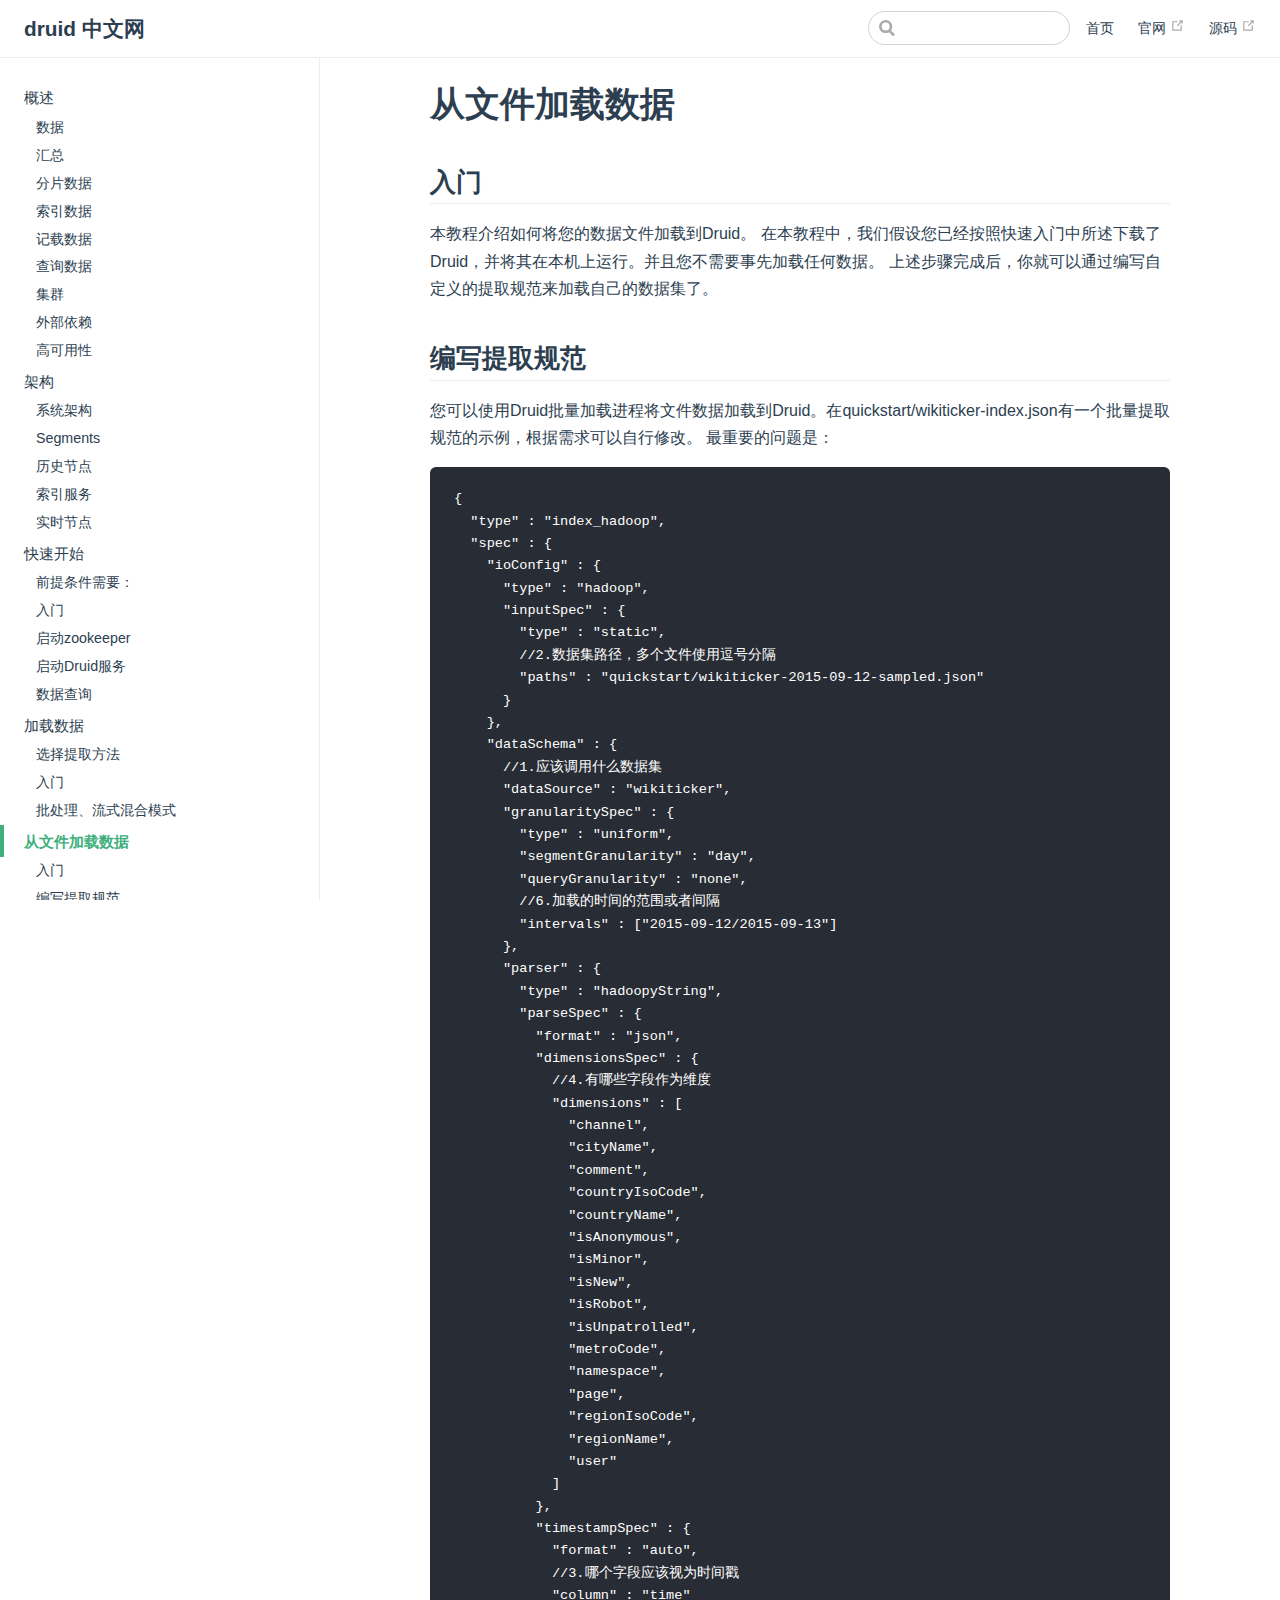
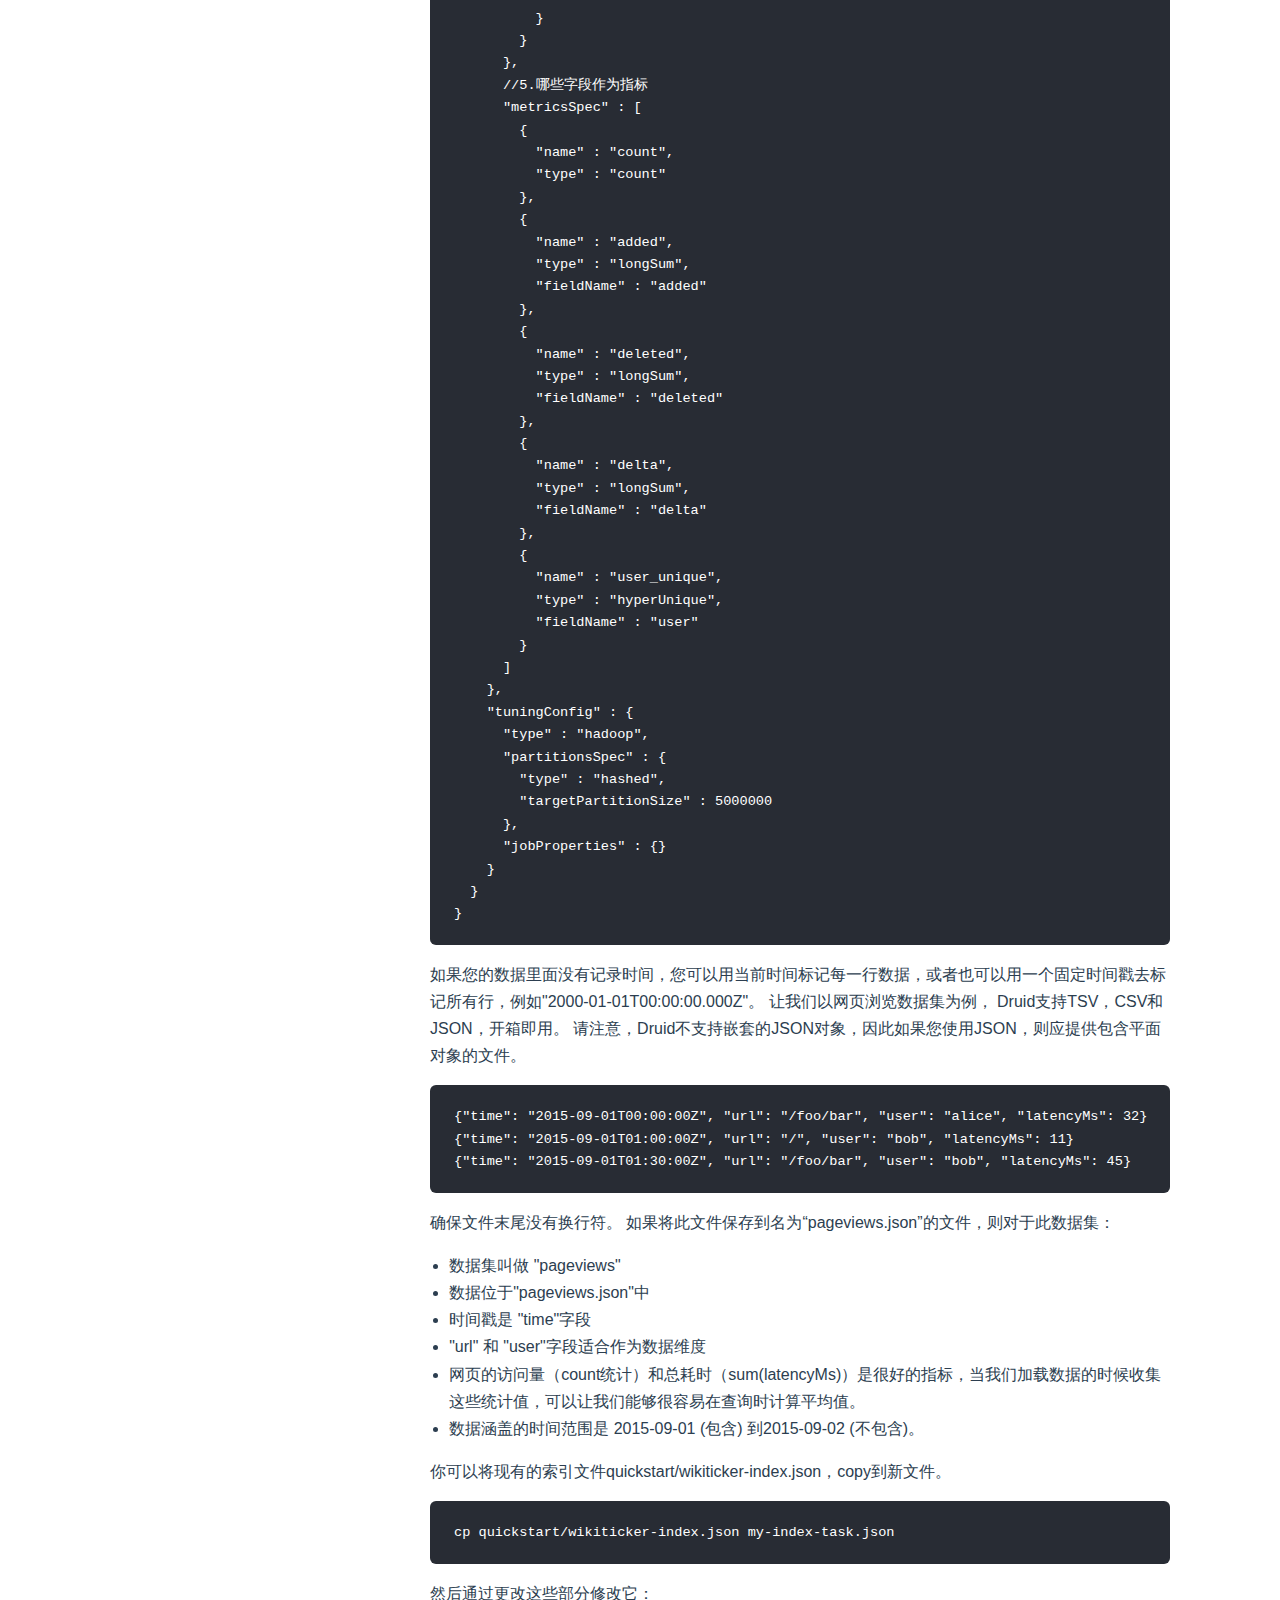
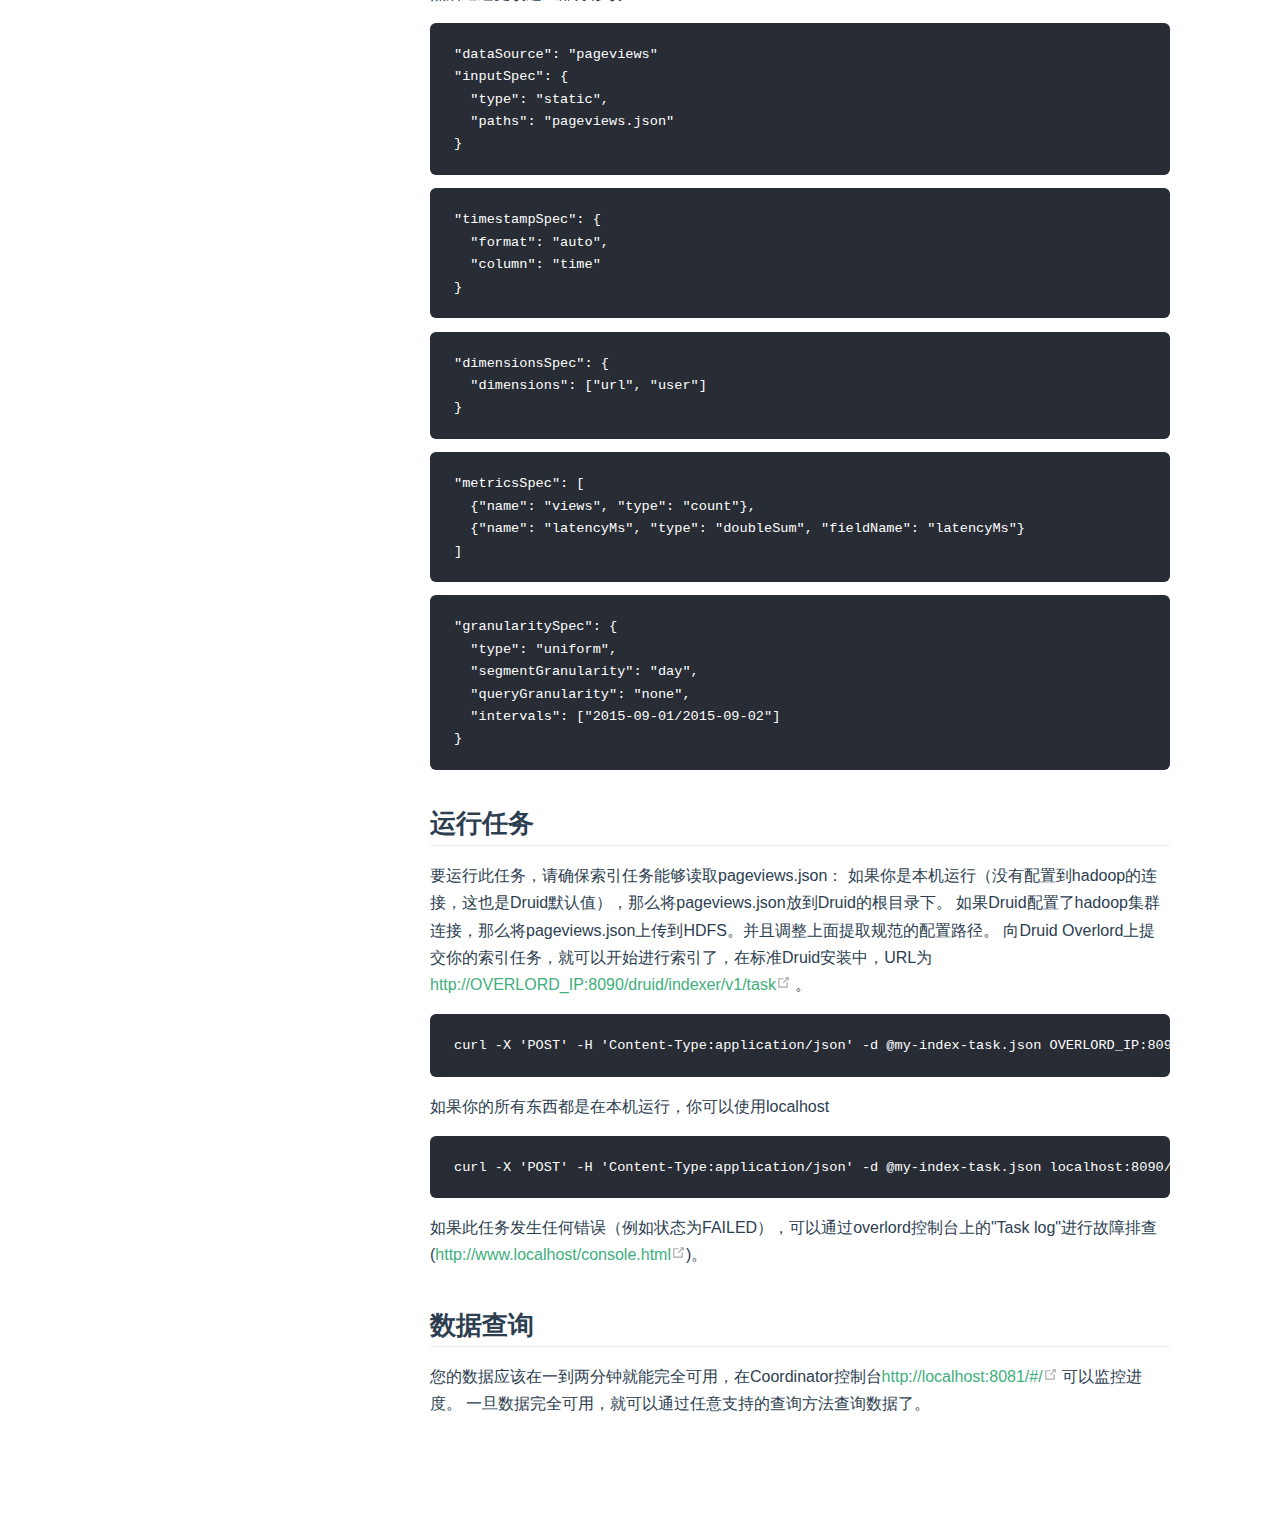
<file: 从文件加载数据.html>
<!DOCTYPE html>
<html lang="en-US">
  <head>
    <meta charset="utf-8">
    <meta name="viewport" content="width=device-width,initial-scale=1">
    <title>从文件加载数据 | druid 中文网</title>
    <meta name="description" content="Druid是一个专门针对事件数据的OLAP查询而设计的开源数据存储系统。此页面旨在为读者介绍关于Druid存储数据的高级概述，以及Druid集群的架构。">
    <link rel="icon" href="/imgs/favicon.png">
    
    <link rel="preload" href="/assets/css/0.styles.4ab36692.css" as="style"><link rel="preload" href="/assets/js/app.7684bae7.js" as="script"><link rel="preload" href="/assets/js/6.84f350a0.js" as="script"><link rel="prefetch" href="/assets/js/10.c6568e35.js"><link rel="prefetch" href="/assets/js/11.8085fb6b.js"><link rel="prefetch" href="/assets/js/2.5dfb5464.js"><link rel="prefetch" href="/assets/js/3.fdd76a05.js"><link rel="prefetch" href="/assets/js/4.b92890f1.js"><link rel="prefetch" href="/assets/js/5.a9510b1b.js"><link rel="prefetch" href="/assets/js/7.bf4683c9.js"><link rel="prefetch" href="/assets/js/8.af120a1b.js"><link rel="prefetch" href="/assets/js/9.2937fc3e.js">
    <link rel="stylesheet" href="/assets/css/0.styles.4ab36692.css">
  </head>
  <body>
    <div id="app" data-server-rendered="true"><div class="theme-container"><header class="navbar"><div class="sidebar-button"><svg xmlns="http://www.w3.org/2000/svg" aria-hidden="true" role="img" viewBox="0 0 448 512" class="icon"><path fill="currentColor" d="M436 124H12c-6.627 0-12-5.373-12-12V80c0-6.627 5.373-12 12-12h424c6.627 0 12 5.373 12 12v32c0 6.627-5.373 12-12 12zm0 160H12c-6.627 0-12-5.373-12-12v-32c0-6.627 5.373-12 12-12h424c6.627 0 12 5.373 12 12v32c0 6.627-5.373 12-12 12zm0 160H12c-6.627 0-12-5.373-12-12v-32c0-6.627 5.373-12 12-12h424c6.627 0 12 5.373 12 12v32c0 6.627-5.373 12-12 12z"></path></svg></div> <a href="/" class="home-link router-link-active"><!----> <span class="site-name">druid 中文网</span></a> <div class="links" style="max-width:nullpx;"><div class="search-box"><input aria-label="Search" autocomplete="off" spellcheck="false" value=""> <!----></div> <nav class="nav-links can-hide"><div class="nav-item"><a href="/" class="nav-link">首页</a></div><div class="nav-item"><a href="http://druid.io" target="_blank" rel="noopener noreferrer" class="nav-link external">
  官网
  <svg xmlns="http://www.w3.org/2000/svg" aria-hidden="true" x="0px" y="0px" viewBox="0 0 100 100" width="15" height="15" class="icon outbound"><path fill="currentColor" d="M18.8,85.1h56l0,0c2.2,0,4-1.8,4-4v-32h-8v28h-48v-48h28v-8h-32l0,0c-2.2,0-4,1.8-4,4v56C14.8,83.3,16.6,85.1,18.8,85.1z"></path> <polygon fill="currentColor" points="45.7,48.7 51.3,54.3 77.2,28.5 77.2,37.2 85.2,37.2 85.2,14.9 62.8,14.9 62.8,22.9 71.5,22.9"></polygon></svg></a></div><div class="nav-item"><a href="https://github.com/apache/incubator-druid" target="_blank" rel="noopener noreferrer" class="nav-link external">
  源码
  <svg xmlns="http://www.w3.org/2000/svg" aria-hidden="true" x="0px" y="0px" viewBox="0 0 100 100" width="15" height="15" class="icon outbound"><path fill="currentColor" d="M18.8,85.1h56l0,0c2.2,0,4-1.8,4-4v-32h-8v28h-48v-48h28v-8h-32l0,0c-2.2,0-4,1.8-4,4v56C14.8,83.3,16.6,85.1,18.8,85.1z"></path> <polygon fill="currentColor" points="45.7,48.7 51.3,54.3 77.2,28.5 77.2,37.2 85.2,37.2 85.2,14.9 62.8,14.9 62.8,22.9 71.5,22.9"></polygon></svg></a></div> <!----></nav></div></header> <div class="sidebar-mask"></div> <div class="sidebar"><nav class="nav-links"><div class="nav-item"><a href="/" class="nav-link">首页</a></div><div class="nav-item"><a href="http://druid.io" target="_blank" rel="noopener noreferrer" class="nav-link external">
  官网
  <svg xmlns="http://www.w3.org/2000/svg" aria-hidden="true" x="0px" y="0px" viewBox="0 0 100 100" width="15" height="15" class="icon outbound"><path fill="currentColor" d="M18.8,85.1h56l0,0c2.2,0,4-1.8,4-4v-32h-8v28h-48v-48h28v-8h-32l0,0c-2.2,0-4,1.8-4,4v56C14.8,83.3,16.6,85.1,18.8,85.1z"></path> <polygon fill="currentColor" points="45.7,48.7 51.3,54.3 77.2,28.5 77.2,37.2 85.2,37.2 85.2,14.9 62.8,14.9 62.8,22.9 71.5,22.9"></polygon></svg></a></div><div class="nav-item"><a href="https://github.com/apache/incubator-druid" target="_blank" rel="noopener noreferrer" class="nav-link external">
  源码
  <svg xmlns="http://www.w3.org/2000/svg" aria-hidden="true" x="0px" y="0px" viewBox="0 0 100 100" width="15" height="15" class="icon outbound"><path fill="currentColor" d="M18.8,85.1h56l0,0c2.2,0,4-1.8,4-4v-32h-8v28h-48v-48h28v-8h-32l0,0c-2.2,0-4,1.8-4,4v56C14.8,83.3,16.6,85.1,18.8,85.1z"></path> <polygon fill="currentColor" points="45.7,48.7 51.3,54.3 77.2,28.5 77.2,37.2 85.2,37.2 85.2,14.9 62.8,14.9 62.8,22.9 71.5,22.9"></polygon></svg></a></div> <!----></nav>  <ul class="sidebar-links"><li><a href="/" class="sidebar-link">概述</a><ul class="sidebar-sub-headers"><li class="sidebar-sub-header"><a href="/#数据" class="sidebar-link">数据</a></li><li class="sidebar-sub-header"><a href="/#汇总" class="sidebar-link">汇总</a></li><li class="sidebar-sub-header"><a href="/#分片数据" class="sidebar-link">分片数据</a></li><li class="sidebar-sub-header"><a href="/#索引数据" class="sidebar-link">索引数据</a></li><li class="sidebar-sub-header"><a href="/#记载数据" class="sidebar-link">记载数据</a></li><li class="sidebar-sub-header"><a href="/#查询数据" class="sidebar-link">查询数据</a></li><li class="sidebar-sub-header"><a href="/#集群" class="sidebar-link">集群</a></li><li class="sidebar-sub-header"><a href="/#外部依赖" class="sidebar-link">外部依赖</a></li><li class="sidebar-sub-header"><a href="/#高可用性" class="sidebar-link">高可用性</a></li></ul></li><li><a href="/架构.html" class="sidebar-link">架构</a><ul class="sidebar-sub-headers"><li class="sidebar-sub-header"><a href="/架构.html#系统架构" class="sidebar-link">系统架构</a></li><li class="sidebar-sub-header"><a href="/架构.html#segments" class="sidebar-link">Segments</a></li><li class="sidebar-sub-header"><a href="/架构.html#历史节点" class="sidebar-link">历史节点</a></li><li class="sidebar-sub-header"><a href="/架构.html#索引服务" class="sidebar-link">索引服务</a></li><li class="sidebar-sub-header"><a href="/架构.html#实时节点" class="sidebar-link">实时节点</a></li></ul></li><li><a href="/快速开始.html" class="sidebar-link">快速开始</a><ul class="sidebar-sub-headers"><li class="sidebar-sub-header"><a href="/快速开始.html#前提条件需要：" class="sidebar-link">前提条件需要：</a></li><li class="sidebar-sub-header"><a href="/快速开始.html#入门" class="sidebar-link">入门</a></li><li class="sidebar-sub-header"><a href="/快速开始.html#启动zookeeper" class="sidebar-link">启动zookeeper</a></li><li class="sidebar-sub-header"><a href="/快速开始.html#启动druid服务" class="sidebar-link">启动Druid服务</a></li><li class="sidebar-sub-header"><a href="/快速开始.html#数据查询" class="sidebar-link">数据查询</a></li></ul></li><li><a href="/加载数据.html" class="sidebar-link">加载数据</a><ul class="sidebar-sub-headers"><li class="sidebar-sub-header"><a href="/加载数据.html#选择提取方法" class="sidebar-link">选择提取方法</a></li><li class="sidebar-sub-header"><a href="/加载数据.html#入门" class="sidebar-link">入门</a></li><li class="sidebar-sub-header"><a href="/加载数据.html#批处理、流式混合模式" class="sidebar-link">批处理、流式混合模式</a></li></ul></li><li><a href="/从文件加载数据.html" class="active sidebar-link">从文件加载数据</a><ul class="sidebar-sub-headers"><li class="sidebar-sub-header"><a href="/从文件加载数据.html#入门" class="sidebar-link">入门</a></li><li class="sidebar-sub-header"><a href="/从文件加载数据.html#编写提取规范" class="sidebar-link">编写提取规范</a></li><li class="sidebar-sub-header"><a href="/从文件加载数据.html#运行任务" class="sidebar-link">运行任务</a></li><li class="sidebar-sub-header"><a href="/从文件加载数据.html#数据查询" class="sidebar-link">数据查询</a></li></ul></li><li><a href="/从流数据加载数据.html" class="sidebar-link">从流数据加载数据</a><ul class="sidebar-sub-headers"><li class="sidebar-sub-header"><a href="/从流数据加载数据.html#入门" class="sidebar-link">入门</a></li><li class="sidebar-sub-header"><a href="/从流数据加载数据.html#编写数据提取规范" class="sidebar-link">编写数据提取规范</a></li><li class="sidebar-sub-header"><a href="/从流数据加载数据.html#重启服务" class="sidebar-link">重启服务</a></li><li class="sidebar-sub-header"><a href="/从流数据加载数据.html#发送数据" class="sidebar-link">发送数据</a></li><li class="sidebar-sub-header"><a href="/从流数据加载数据.html#数据查询" class="sidebar-link">数据查询</a></li></ul></li><li><a href="/从kafka加载数据.html" class="sidebar-link">从kafka加载数据</a><ul class="sidebar-sub-headers"><li class="sidebar-sub-header"><a href="/从kafka加载数据.html#入门" class="sidebar-link">入门</a></li><li class="sidebar-sub-header"><a href="/从kafka加载数据.html#启动kafka" class="sidebar-link">启动kafka</a></li><li class="sidebar-sub-header"><a href="/从kafka加载数据.html#发送示例数据" class="sidebar-link">发送示例数据</a></li><li class="sidebar-sub-header"><a href="/从kafka加载数据.html#数据查询" class="sidebar-link">数据查询</a></li></ul></li><li><a href="/集群.html" class="sidebar-link">集群</a><ul class="sidebar-sub-headers"><li class="sidebar-sub-header"><a href="/集群.html#硬件要求" class="sidebar-link">硬件要求</a></li><li class="sidebar-sub-header"><a href="/集群.html#操作系统" class="sidebar-link">操作系统</a></li><li class="sidebar-sub-header"><a href="/集群.html#下载集群" class="sidebar-link">下载集群</a></li><li class="sidebar-sub-header"><a href="/集群.html#配置deep-storage" class="sidebar-link">配置deep storage</a></li><li class="sidebar-sub-header"><a href="/集群.html#配置tranquility服务器-可选" class="sidebar-link">配置Tranquility服务器 (可选)</a></li><li class="sidebar-sub-header"><a href="/集群.html#配置tranquility-kafka-可选" class="sidebar-link">配置Tranquility Kafka (可选)</a></li><li class="sidebar-sub-header"><a href="/集群.html#配置hadoop-可选" class="sidebar-link">配置Hadoop (可选)</a></li><li class="sidebar-sub-header"><a href="/集群.html#配置druid-coordination" class="sidebar-link">配置Druid coordination</a></li><li class="sidebar-sub-header"><a href="/集群.html#调整服务查询druid进程" class="sidebar-link">调整服务查询Druid进程</a></li><li class="sidebar-sub-header"><a href="/集群.html#调整druid-brokers" class="sidebar-link">调整Druid Brokers</a></li><li class="sidebar-sub-header"><a href="/集群.html#端口开通" class="sidebar-link">端口开通</a></li><li class="sidebar-sub-header"><a href="/集群.html#启动coordinator-overlord-zookeeper-metadata-store" class="sidebar-link">启动Coordinator, Overlord, Zookeeper,  metadata store</a></li><li class="sidebar-sub-header"><a href="/集群.html#启动historicals和middlemanagers" class="sidebar-link">启动Historicals和MiddleManagers</a></li><li class="sidebar-sub-header"><a href="/集群.html#启动druid-broker" class="sidebar-link">启动Druid Broker</a></li></ul></li></ul> </div> <div class="page"> <div class="content"><h1 id="从文件加载数据"><a href="#从文件加载数据" aria-hidden="true" class="header-anchor">#</a> 从文件加载数据</h1> <h2 id="入门"><a href="#入门" aria-hidden="true" class="header-anchor">#</a> 入门</h2> <p>本教程介绍如何将您的数据文件加载到Druid。
在本教程中，我们假设您已经按照快速入门中所述下载了Druid，并将其在本机上运行。并且您不需要事先加载任何数据。
上述步骤完成后，你就可以通过编写自定义的提取规范来加载自己的数据集了。</p> <h2 id="编写提取规范"><a href="#编写提取规范" aria-hidden="true" class="header-anchor">#</a> 编写提取规范</h2> <p>您可以使用Druid批量加载进程将文件数据加载到Druid。在quickstart/wikiticker-index.json有一个批量提取规范的示例，根据需求可以自行修改。
最重要的问题是：</p> <div class="language- extra-class"><pre class="language-text"><code>{
  &quot;type&quot; : &quot;index_hadoop&quot;,
  &quot;spec&quot; : {
    &quot;ioConfig&quot; : {
      &quot;type&quot; : &quot;hadoop&quot;,
      &quot;inputSpec&quot; : {
        &quot;type&quot; : &quot;static&quot;,
        //2.数据集路径，多个文件使用逗号分隔
        &quot;paths&quot; : &quot;quickstart/wikiticker-2015-09-12-sampled.json&quot;
      }
    },
    &quot;dataSchema&quot; : {
      //1.应该调用什么数据集
      &quot;dataSource&quot; : &quot;wikiticker&quot;,
      &quot;granularitySpec&quot; : {
        &quot;type&quot; : &quot;uniform&quot;,
        &quot;segmentGranularity&quot; : &quot;day&quot;,
        &quot;queryGranularity&quot; : &quot;none&quot;,
        //6.加载的时间的范围或者间隔
        &quot;intervals&quot; : [&quot;2015-09-12/2015-09-13&quot;]
      },
      &quot;parser&quot; : {
        &quot;type&quot; : &quot;hadoopyString&quot;,
        &quot;parseSpec&quot; : {
          &quot;format&quot; : &quot;json&quot;,
          &quot;dimensionsSpec&quot; : {
            //4.有哪些字段作为维度
            &quot;dimensions&quot; : [
              &quot;channel&quot;,
              &quot;cityName&quot;,
              &quot;comment&quot;,
              &quot;countryIsoCode&quot;,
              &quot;countryName&quot;,
              &quot;isAnonymous&quot;,
              &quot;isMinor&quot;,
              &quot;isNew&quot;,
              &quot;isRobot&quot;,
              &quot;isUnpatrolled&quot;,
              &quot;metroCode&quot;,
              &quot;namespace&quot;,
              &quot;page&quot;,
              &quot;regionIsoCode&quot;,
              &quot;regionName&quot;,
              &quot;user&quot;
            ]
          },
          &quot;timestampSpec&quot; : {
            &quot;format&quot; : &quot;auto&quot;,
            //3.哪个字段应该视为时间戳
            &quot;column&quot; : &quot;time&quot;
          }
        }
      },
      //5.哪些字段作为指标
      &quot;metricsSpec&quot; : [
        {
          &quot;name&quot; : &quot;count&quot;,
          &quot;type&quot; : &quot;count&quot;
        },
        {
          &quot;name&quot; : &quot;added&quot;,
          &quot;type&quot; : &quot;longSum&quot;,
          &quot;fieldName&quot; : &quot;added&quot;
        },
        {
          &quot;name&quot; : &quot;deleted&quot;,
          &quot;type&quot; : &quot;longSum&quot;,
          &quot;fieldName&quot; : &quot;deleted&quot;
        },
        {
          &quot;name&quot; : &quot;delta&quot;,
          &quot;type&quot; : &quot;longSum&quot;,
          &quot;fieldName&quot; : &quot;delta&quot;
        },
        {
          &quot;name&quot; : &quot;user_unique&quot;,
          &quot;type&quot; : &quot;hyperUnique&quot;,
          &quot;fieldName&quot; : &quot;user&quot;
        }
      ]
    },
    &quot;tuningConfig&quot; : {
      &quot;type&quot; : &quot;hadoop&quot;,
      &quot;partitionsSpec&quot; : {
        &quot;type&quot; : &quot;hashed&quot;,
        &quot;targetPartitionSize&quot; : 5000000
      },
      &quot;jobProperties&quot; : {}
    }
  }
}
</code></pre></div><p>如果您的数据里面没有记录时间，您可以用当前时间标记每一行数据，或者也可以用一个固定时间戳去标记所有行，例如&quot;2000-01-01T00:00:00.000Z&quot;。
让我们以网页浏览数据集为例， Druid支持TSV，CSV和JSON，开箱即用。 请注意，Druid不支持嵌套的JSON对象，因此如果您使用JSON，则应提供包含平面对象的文件。</p> <div class="language- extra-class"><pre class="language-text"><code>{&quot;time&quot;: &quot;2015-09-01T00:00:00Z&quot;, &quot;url&quot;: &quot;/foo/bar&quot;, &quot;user&quot;: &quot;alice&quot;, &quot;latencyMs&quot;: 32}
{&quot;time&quot;: &quot;2015-09-01T01:00:00Z&quot;, &quot;url&quot;: &quot;/&quot;, &quot;user&quot;: &quot;bob&quot;, &quot;latencyMs&quot;: 11}
{&quot;time&quot;: &quot;2015-09-01T01:30:00Z&quot;, &quot;url&quot;: &quot;/foo/bar&quot;, &quot;user&quot;: &quot;bob&quot;, &quot;latencyMs&quot;: 45}
</code></pre></div><p>确保文件末尾没有换行符。 如果将此文件保存到名为“pageviews.json”的文件，则对于此数据集：</p> <ul><li>数据集叫做 &quot;pageviews&quot;</li> <li>数据位于&quot;pageviews.json&quot;中</li> <li>时间戳是 &quot;time&quot;字段</li> <li>&quot;url&quot; 和 &quot;user&quot;字段适合作为数据维度</li> <li>网页的访问量（count统计）和总耗时（sum(latencyMs)）是很好的指标，当我们加载数据的时候收集这些统计值，可以让我们能够很容易在查询时计算平均值。</li> <li>数据涵盖的时间范围是 2015-09-01 (包含) 到2015-09-02 (不包含)。</li></ul> <p>你可以将现有的索引文件quickstart/wikiticker-index.json，copy到新文件。</p> <div class="language- extra-class"><pre class="language-text"><code>cp quickstart/wikiticker-index.json my-index-task.json
</code></pre></div><p>然后通过更改这些部分修改它：</p> <div class="language- extra-class"><pre class="language-text"><code>&quot;dataSource&quot;: &quot;pageviews&quot;
&quot;inputSpec&quot;: {
  &quot;type&quot;: &quot;static&quot;,
  &quot;paths&quot;: &quot;pageviews.json&quot;
}
</code></pre></div><div class="language- extra-class"><pre class="language-text"><code>&quot;timestampSpec&quot;: {
  &quot;format&quot;: &quot;auto&quot;,
  &quot;column&quot;: &quot;time&quot;
}
</code></pre></div><div class="language- extra-class"><pre class="language-text"><code>&quot;dimensionsSpec&quot;: {
  &quot;dimensions&quot;: [&quot;url&quot;, &quot;user&quot;]
}
</code></pre></div><div class="language- extra-class"><pre class="language-text"><code>&quot;metricsSpec&quot;: [
  {&quot;name&quot;: &quot;views&quot;, &quot;type&quot;: &quot;count&quot;},
  {&quot;name&quot;: &quot;latencyMs&quot;, &quot;type&quot;: &quot;doubleSum&quot;, &quot;fieldName&quot;: &quot;latencyMs&quot;}
]
</code></pre></div><div class="language- extra-class"><pre class="language-text"><code>&quot;granularitySpec&quot;: {
  &quot;type&quot;: &quot;uniform&quot;,
  &quot;segmentGranularity&quot;: &quot;day&quot;,
  &quot;queryGranularity&quot;: &quot;none&quot;,
  &quot;intervals&quot;: [&quot;2015-09-01/2015-09-02&quot;]
}
</code></pre></div><h2 id="运行任务"><a href="#运行任务" aria-hidden="true" class="header-anchor">#</a> 运行任务</h2> <p>要运行此任务，请确保索引任务能够读取pageviews.json：
如果你是本机运行（没有配置到hadoop的连接，这也是Druid默认值），那么将pageviews.json放到Druid的根目录下。
如果Druid配置了hadoop集群连接，那么将pageviews.json上传到HDFS。并且调整上面提取规范的配置路径。
向Druid Overlord上提交你的索引任务，就可以开始进行索引了，在标准Druid安装中，URL为<a href="http://OVERLORD_IP:8090/druid/indexer/v1/task" target="_blank" rel="noopener noreferrer">http://OVERLORD_IP:8090/druid/indexer/v1/task<svg xmlns="http://www.w3.org/2000/svg" aria-hidden="true" x="0px" y="0px" viewBox="0 0 100 100" width="15" height="15" class="icon outbound"><path fill="currentColor" d="M18.8,85.1h56l0,0c2.2,0,4-1.8,4-4v-32h-8v28h-48v-48h28v-8h-32l0,0c-2.2,0-4,1.8-4,4v56C14.8,83.3,16.6,85.1,18.8,85.1z"></path> <polygon fill="currentColor" points="45.7,48.7 51.3,54.3 77.2,28.5 77.2,37.2 85.2,37.2 85.2,14.9 62.8,14.9 62.8,22.9 71.5,22.9"></polygon></svg></a> 。</p> <div class="language- extra-class"><pre class="language-text"><code>curl -X 'POST' -H 'Content-Type:application/json' -d @my-index-task.json OVERLORD_IP:8090/druid/indexer/v1/task
</code></pre></div><p>如果你的所有东西都是在本机运行，你可以使用localhost</p> <div class="language- extra-class"><pre class="language-text"><code>curl -X 'POST' -H 'Content-Type:application/json' -d @my-index-task.json localhost:8090/druid/indexer/v1/task
</code></pre></div><p>如果此任务发生任何错误（例如状态为FAILED），可以通过overlord控制台上的&quot;Task log&quot;进行故障排查(<a href="http://www.localhost/console.html" target="_blank" rel="noopener noreferrer">http://www.localhost/console.html<svg xmlns="http://www.w3.org/2000/svg" aria-hidden="true" x="0px" y="0px" viewBox="0 0 100 100" width="15" height="15" class="icon outbound"><path fill="currentColor" d="M18.8,85.1h56l0,0c2.2,0,4-1.8,4-4v-32h-8v28h-48v-48h28v-8h-32l0,0c-2.2,0-4,1.8-4,4v56C14.8,83.3,16.6,85.1,18.8,85.1z"></path> <polygon fill="currentColor" points="45.7,48.7 51.3,54.3 77.2,28.5 77.2,37.2 85.2,37.2 85.2,14.9 62.8,14.9 62.8,22.9 71.5,22.9"></polygon></svg></a>)。</p> <h2 id="数据查询"><a href="#数据查询" aria-hidden="true" class="header-anchor">#</a> 数据查询</h2> <p>您的数据应该在一到两分钟就能完全可用，在Coordinator控制台<a href="http://localhost:8081/#/" target="_blank" rel="noopener noreferrer">http://localhost:8081/#/<svg xmlns="http://www.w3.org/2000/svg" aria-hidden="true" x="0px" y="0px" viewBox="0 0 100 100" width="15" height="15" class="icon outbound"><path fill="currentColor" d="M18.8,85.1h56l0,0c2.2,0,4-1.8,4-4v-32h-8v28h-48v-48h28v-8h-32l0,0c-2.2,0-4,1.8-4,4v56C14.8,83.3,16.6,85.1,18.8,85.1z"></path> <polygon fill="currentColor" points="45.7,48.7 51.3,54.3 77.2,28.5 77.2,37.2 85.2,37.2 85.2,14.9 62.8,14.9 62.8,22.9 71.5,22.9"></polygon></svg></a> 可以监控进度。
一旦数据完全可用，就可以通过任意支持的查询方法查询数据了。</p></div> <div class="page-edit"><!----> <!----></div> <!----> </div> <!----></div></div>
    <script src="/assets/js/app.7684bae7.js" defer></script><script src="/assets/js/6.84f350a0.js" defer></script>
  </body>
</html>
</file>
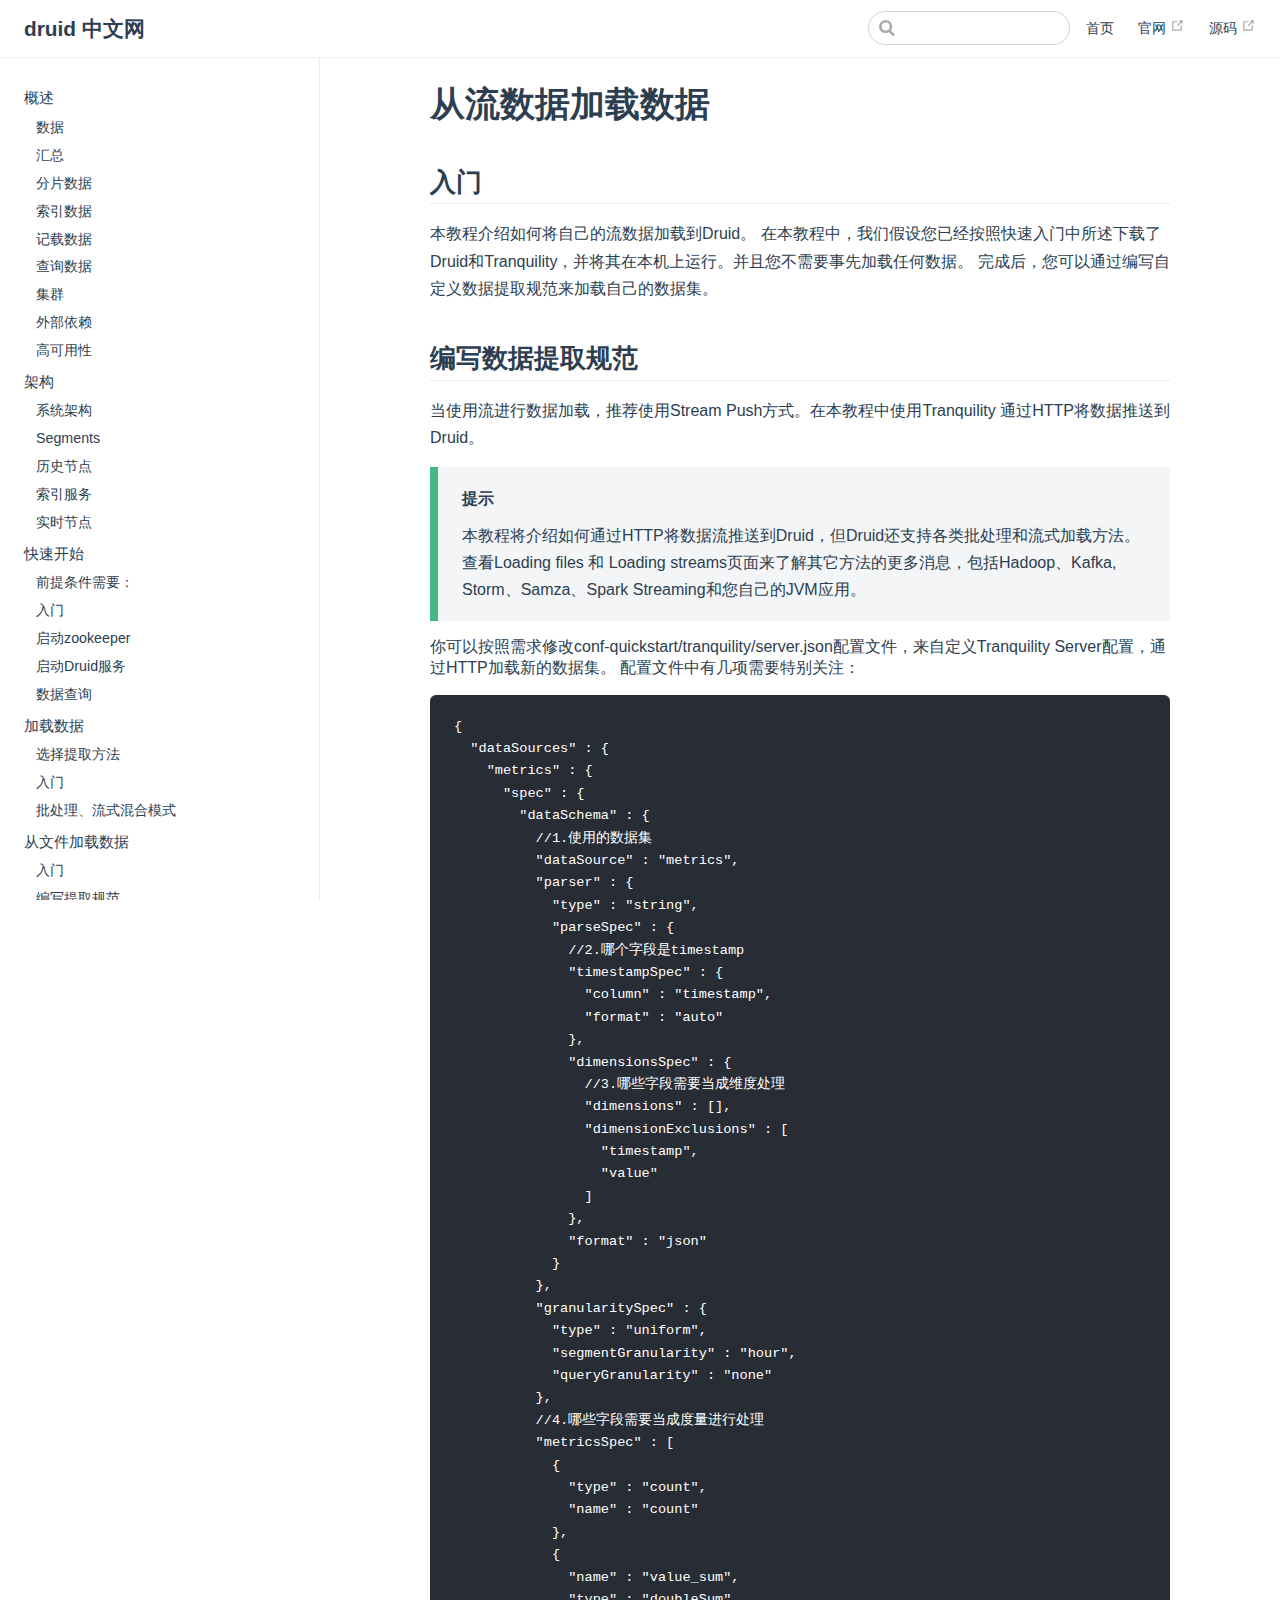
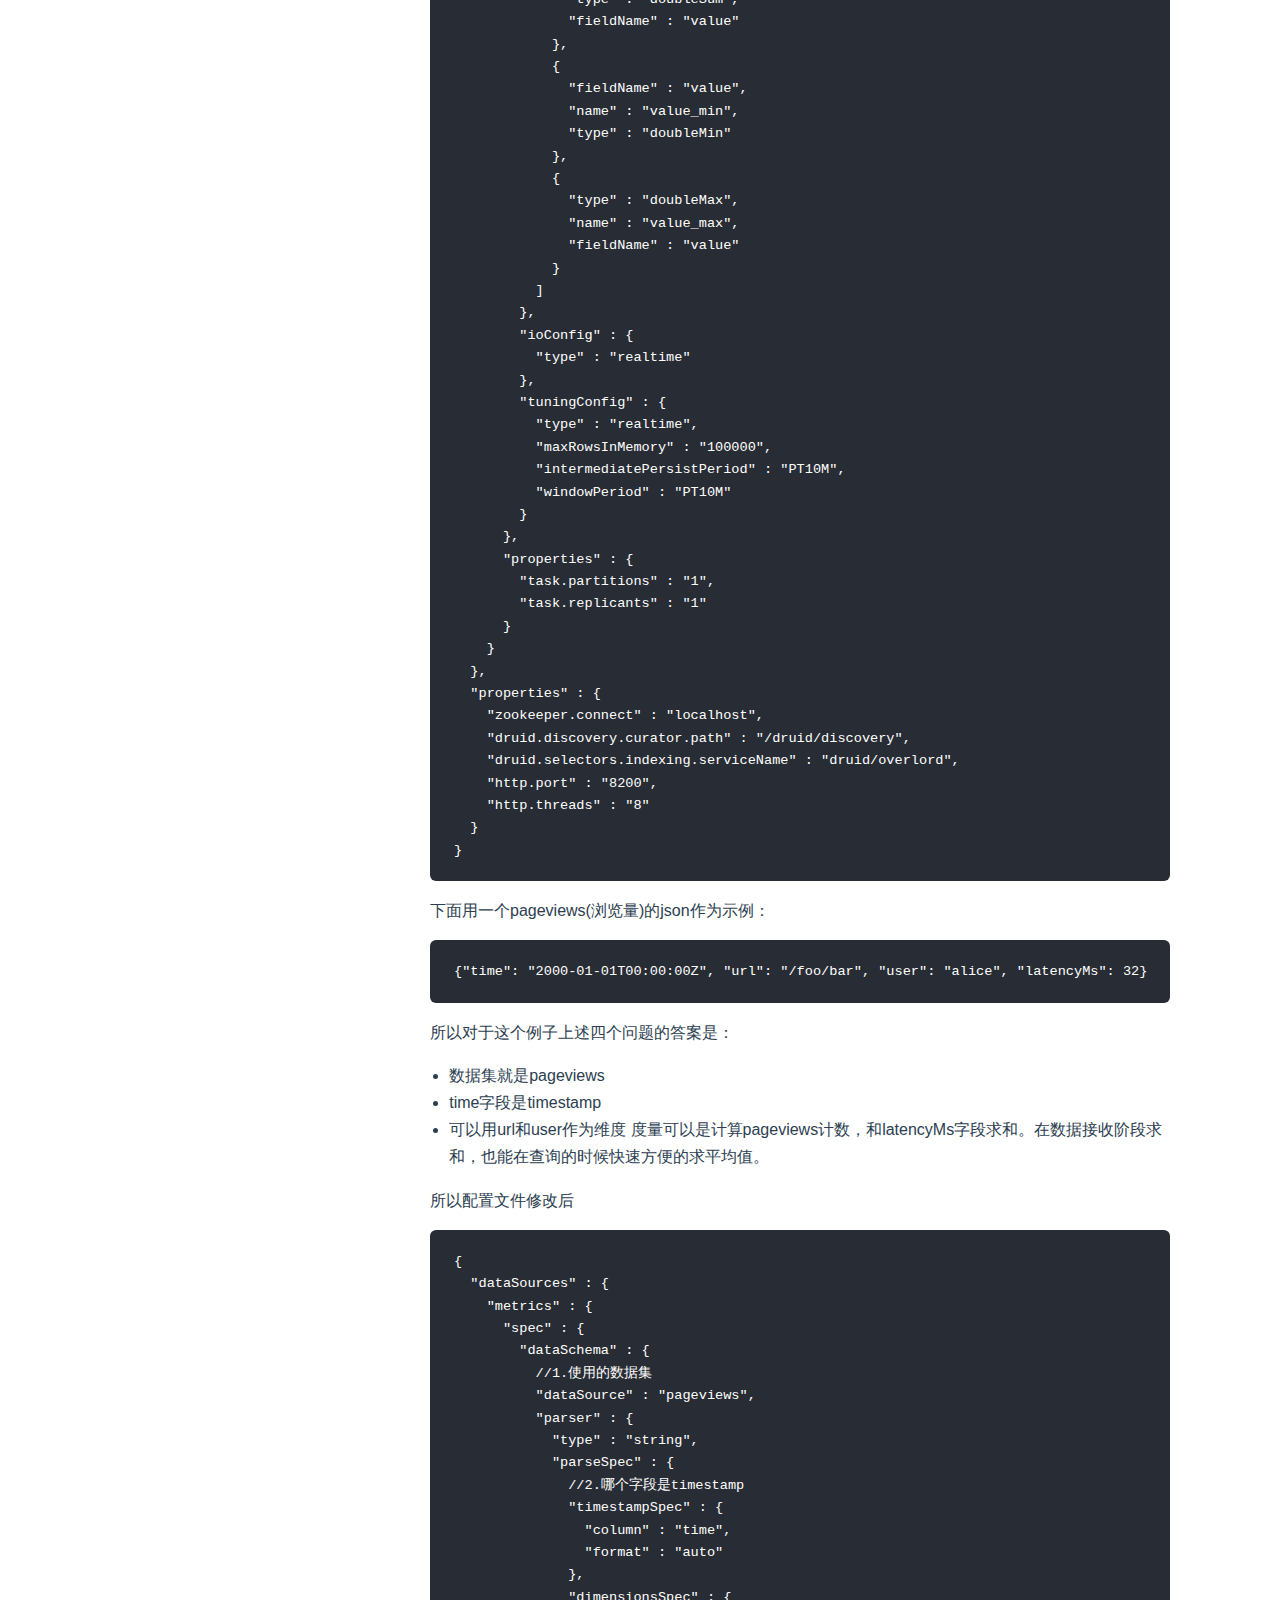
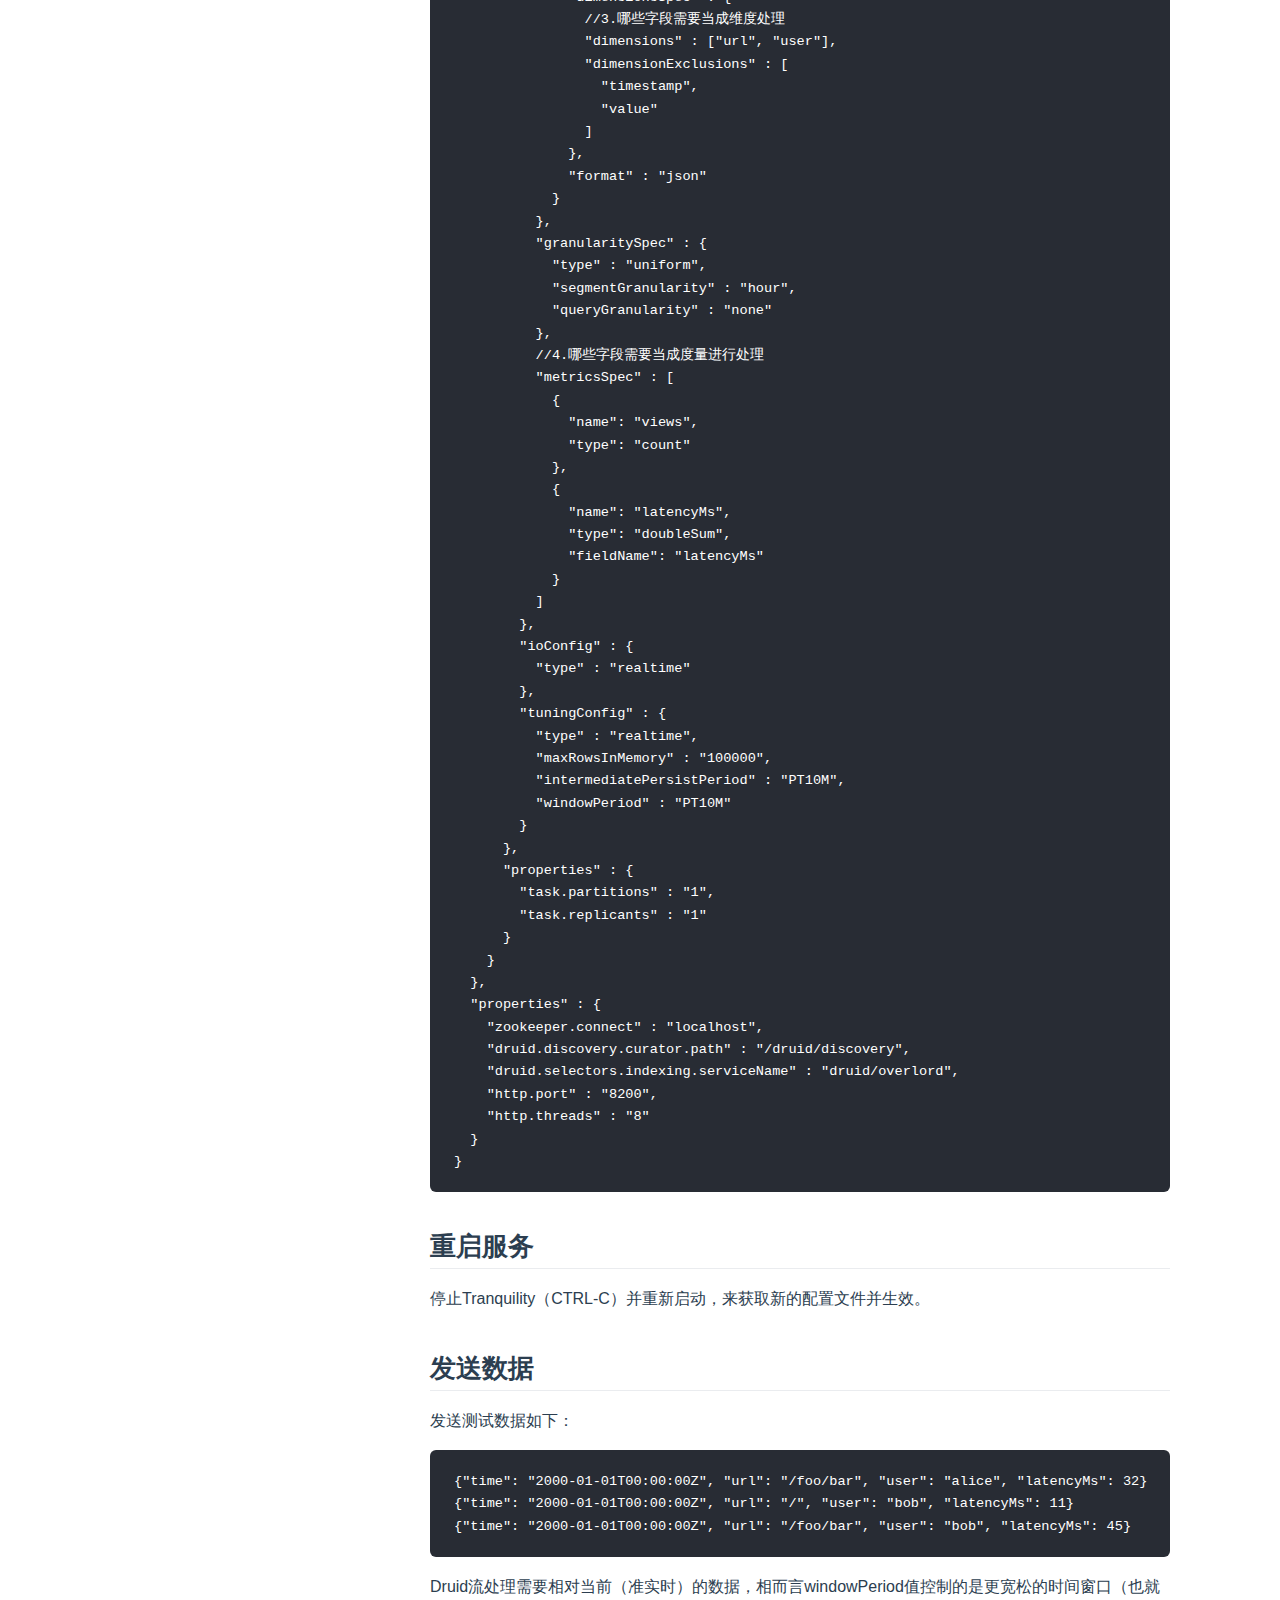
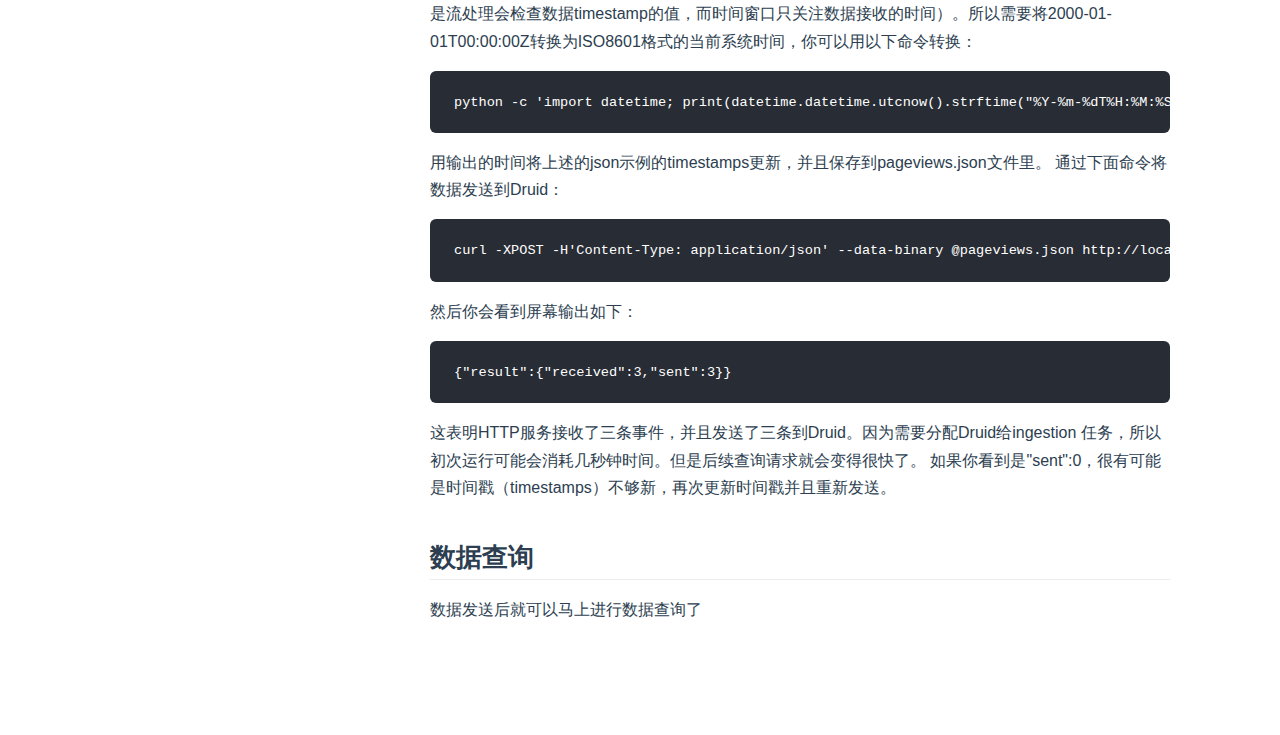
<file: 从流数据加载数据.html>
<!DOCTYPE html>
<html lang="en-US">
  <head>
    <meta charset="utf-8">
    <meta name="viewport" content="width=device-width,initial-scale=1">
    <title>从流数据加载数据 | druid 中文网</title>
    <meta name="description" content="Druid是一个专门针对事件数据的OLAP查询而设计的开源数据存储系统。此页面旨在为读者介绍关于Druid存储数据的高级概述，以及Druid集群的架构。">
    <link rel="icon" href="/imgs/favicon.png">
    
    <link rel="preload" href="/assets/css/0.styles.4ab36692.css" as="style"><link rel="preload" href="/assets/js/app.7684bae7.js" as="script"><link rel="preload" href="/assets/js/7.bf4683c9.js" as="script"><link rel="prefetch" href="/assets/js/10.c6568e35.js"><link rel="prefetch" href="/assets/js/11.8085fb6b.js"><link rel="prefetch" href="/assets/js/2.5dfb5464.js"><link rel="prefetch" href="/assets/js/3.fdd76a05.js"><link rel="prefetch" href="/assets/js/4.b92890f1.js"><link rel="prefetch" href="/assets/js/5.a9510b1b.js"><link rel="prefetch" href="/assets/js/6.84f350a0.js"><link rel="prefetch" href="/assets/js/8.af120a1b.js"><link rel="prefetch" href="/assets/js/9.2937fc3e.js">
    <link rel="stylesheet" href="/assets/css/0.styles.4ab36692.css">
  </head>
  <body>
    <div id="app" data-server-rendered="true"><div class="theme-container"><header class="navbar"><div class="sidebar-button"><svg xmlns="http://www.w3.org/2000/svg" aria-hidden="true" role="img" viewBox="0 0 448 512" class="icon"><path fill="currentColor" d="M436 124H12c-6.627 0-12-5.373-12-12V80c0-6.627 5.373-12 12-12h424c6.627 0 12 5.373 12 12v32c0 6.627-5.373 12-12 12zm0 160H12c-6.627 0-12-5.373-12-12v-32c0-6.627 5.373-12 12-12h424c6.627 0 12 5.373 12 12v32c0 6.627-5.373 12-12 12zm0 160H12c-6.627 0-12-5.373-12-12v-32c0-6.627 5.373-12 12-12h424c6.627 0 12 5.373 12 12v32c0 6.627-5.373 12-12 12z"></path></svg></div> <a href="/" class="home-link router-link-active"><!----> <span class="site-name">druid 中文网</span></a> <div class="links" style="max-width:nullpx;"><div class="search-box"><input aria-label="Search" autocomplete="off" spellcheck="false" value=""> <!----></div> <nav class="nav-links can-hide"><div class="nav-item"><a href="/" class="nav-link">首页</a></div><div class="nav-item"><a href="http://druid.io" target="_blank" rel="noopener noreferrer" class="nav-link external">
  官网
  <svg xmlns="http://www.w3.org/2000/svg" aria-hidden="true" x="0px" y="0px" viewBox="0 0 100 100" width="15" height="15" class="icon outbound"><path fill="currentColor" d="M18.8,85.1h56l0,0c2.2,0,4-1.8,4-4v-32h-8v28h-48v-48h28v-8h-32l0,0c-2.2,0-4,1.8-4,4v56C14.8,83.3,16.6,85.1,18.8,85.1z"></path> <polygon fill="currentColor" points="45.7,48.7 51.3,54.3 77.2,28.5 77.2,37.2 85.2,37.2 85.2,14.9 62.8,14.9 62.8,22.9 71.5,22.9"></polygon></svg></a></div><div class="nav-item"><a href="https://github.com/apache/incubator-druid" target="_blank" rel="noopener noreferrer" class="nav-link external">
  源码
  <svg xmlns="http://www.w3.org/2000/svg" aria-hidden="true" x="0px" y="0px" viewBox="0 0 100 100" width="15" height="15" class="icon outbound"><path fill="currentColor" d="M18.8,85.1h56l0,0c2.2,0,4-1.8,4-4v-32h-8v28h-48v-48h28v-8h-32l0,0c-2.2,0-4,1.8-4,4v56C14.8,83.3,16.6,85.1,18.8,85.1z"></path> <polygon fill="currentColor" points="45.7,48.7 51.3,54.3 77.2,28.5 77.2,37.2 85.2,37.2 85.2,14.9 62.8,14.9 62.8,22.9 71.5,22.9"></polygon></svg></a></div> <!----></nav></div></header> <div class="sidebar-mask"></div> <div class="sidebar"><nav class="nav-links"><div class="nav-item"><a href="/" class="nav-link">首页</a></div><div class="nav-item"><a href="http://druid.io" target="_blank" rel="noopener noreferrer" class="nav-link external">
  官网
  <svg xmlns="http://www.w3.org/2000/svg" aria-hidden="true" x="0px" y="0px" viewBox="0 0 100 100" width="15" height="15" class="icon outbound"><path fill="currentColor" d="M18.8,85.1h56l0,0c2.2,0,4-1.8,4-4v-32h-8v28h-48v-48h28v-8h-32l0,0c-2.2,0-4,1.8-4,4v56C14.8,83.3,16.6,85.1,18.8,85.1z"></path> <polygon fill="currentColor" points="45.7,48.7 51.3,54.3 77.2,28.5 77.2,37.2 85.2,37.2 85.2,14.9 62.8,14.9 62.8,22.9 71.5,22.9"></polygon></svg></a></div><div class="nav-item"><a href="https://github.com/apache/incubator-druid" target="_blank" rel="noopener noreferrer" class="nav-link external">
  源码
  <svg xmlns="http://www.w3.org/2000/svg" aria-hidden="true" x="0px" y="0px" viewBox="0 0 100 100" width="15" height="15" class="icon outbound"><path fill="currentColor" d="M18.8,85.1h56l0,0c2.2,0,4-1.8,4-4v-32h-8v28h-48v-48h28v-8h-32l0,0c-2.2,0-4,1.8-4,4v56C14.8,83.3,16.6,85.1,18.8,85.1z"></path> <polygon fill="currentColor" points="45.7,48.7 51.3,54.3 77.2,28.5 77.2,37.2 85.2,37.2 85.2,14.9 62.8,14.9 62.8,22.9 71.5,22.9"></polygon></svg></a></div> <!----></nav>  <ul class="sidebar-links"><li><a href="/" class="sidebar-link">概述</a><ul class="sidebar-sub-headers"><li class="sidebar-sub-header"><a href="/#数据" class="sidebar-link">数据</a></li><li class="sidebar-sub-header"><a href="/#汇总" class="sidebar-link">汇总</a></li><li class="sidebar-sub-header"><a href="/#分片数据" class="sidebar-link">分片数据</a></li><li class="sidebar-sub-header"><a href="/#索引数据" class="sidebar-link">索引数据</a></li><li class="sidebar-sub-header"><a href="/#记载数据" class="sidebar-link">记载数据</a></li><li class="sidebar-sub-header"><a href="/#查询数据" class="sidebar-link">查询数据</a></li><li class="sidebar-sub-header"><a href="/#集群" class="sidebar-link">集群</a></li><li class="sidebar-sub-header"><a href="/#外部依赖" class="sidebar-link">外部依赖</a></li><li class="sidebar-sub-header"><a href="/#高可用性" class="sidebar-link">高可用性</a></li></ul></li><li><a href="/架构.html" class="sidebar-link">架构</a><ul class="sidebar-sub-headers"><li class="sidebar-sub-header"><a href="/架构.html#系统架构" class="sidebar-link">系统架构</a></li><li class="sidebar-sub-header"><a href="/架构.html#segments" class="sidebar-link">Segments</a></li><li class="sidebar-sub-header"><a href="/架构.html#历史节点" class="sidebar-link">历史节点</a></li><li class="sidebar-sub-header"><a href="/架构.html#索引服务" class="sidebar-link">索引服务</a></li><li class="sidebar-sub-header"><a href="/架构.html#实时节点" class="sidebar-link">实时节点</a></li></ul></li><li><a href="/快速开始.html" class="sidebar-link">快速开始</a><ul class="sidebar-sub-headers"><li class="sidebar-sub-header"><a href="/快速开始.html#前提条件需要：" class="sidebar-link">前提条件需要：</a></li><li class="sidebar-sub-header"><a href="/快速开始.html#入门" class="sidebar-link">入门</a></li><li class="sidebar-sub-header"><a href="/快速开始.html#启动zookeeper" class="sidebar-link">启动zookeeper</a></li><li class="sidebar-sub-header"><a href="/快速开始.html#启动druid服务" class="sidebar-link">启动Druid服务</a></li><li class="sidebar-sub-header"><a href="/快速开始.html#数据查询" class="sidebar-link">数据查询</a></li></ul></li><li><a href="/加载数据.html" class="sidebar-link">加载数据</a><ul class="sidebar-sub-headers"><li class="sidebar-sub-header"><a href="/加载数据.html#选择提取方法" class="sidebar-link">选择提取方法</a></li><li class="sidebar-sub-header"><a href="/加载数据.html#入门" class="sidebar-link">入门</a></li><li class="sidebar-sub-header"><a href="/加载数据.html#批处理、流式混合模式" class="sidebar-link">批处理、流式混合模式</a></li></ul></li><li><a href="/从文件加载数据.html" class="sidebar-link">从文件加载数据</a><ul class="sidebar-sub-headers"><li class="sidebar-sub-header"><a href="/从文件加载数据.html#入门" class="sidebar-link">入门</a></li><li class="sidebar-sub-header"><a href="/从文件加载数据.html#编写提取规范" class="sidebar-link">编写提取规范</a></li><li class="sidebar-sub-header"><a href="/从文件加载数据.html#运行任务" class="sidebar-link">运行任务</a></li><li class="sidebar-sub-header"><a href="/从文件加载数据.html#数据查询" class="sidebar-link">数据查询</a></li></ul></li><li><a href="/从流数据加载数据.html" class="active sidebar-link">从流数据加载数据</a><ul class="sidebar-sub-headers"><li class="sidebar-sub-header"><a href="/从流数据加载数据.html#入门" class="sidebar-link">入门</a></li><li class="sidebar-sub-header"><a href="/从流数据加载数据.html#编写数据提取规范" class="sidebar-link">编写数据提取规范</a></li><li class="sidebar-sub-header"><a href="/从流数据加载数据.html#重启服务" class="sidebar-link">重启服务</a></li><li class="sidebar-sub-header"><a href="/从流数据加载数据.html#发送数据" class="sidebar-link">发送数据</a></li><li class="sidebar-sub-header"><a href="/从流数据加载数据.html#数据查询" class="sidebar-link">数据查询</a></li></ul></li><li><a href="/从kafka加载数据.html" class="sidebar-link">从kafka加载数据</a><ul class="sidebar-sub-headers"><li class="sidebar-sub-header"><a href="/从kafka加载数据.html#入门" class="sidebar-link">入门</a></li><li class="sidebar-sub-header"><a href="/从kafka加载数据.html#启动kafka" class="sidebar-link">启动kafka</a></li><li class="sidebar-sub-header"><a href="/从kafka加载数据.html#发送示例数据" class="sidebar-link">发送示例数据</a></li><li class="sidebar-sub-header"><a href="/从kafka加载数据.html#数据查询" class="sidebar-link">数据查询</a></li></ul></li><li><a href="/集群.html" class="sidebar-link">集群</a><ul class="sidebar-sub-headers"><li class="sidebar-sub-header"><a href="/集群.html#硬件要求" class="sidebar-link">硬件要求</a></li><li class="sidebar-sub-header"><a href="/集群.html#操作系统" class="sidebar-link">操作系统</a></li><li class="sidebar-sub-header"><a href="/集群.html#下载集群" class="sidebar-link">下载集群</a></li><li class="sidebar-sub-header"><a href="/集群.html#配置deep-storage" class="sidebar-link">配置deep storage</a></li><li class="sidebar-sub-header"><a href="/集群.html#配置tranquility服务器-可选" class="sidebar-link">配置Tranquility服务器 (可选)</a></li><li class="sidebar-sub-header"><a href="/集群.html#配置tranquility-kafka-可选" class="sidebar-link">配置Tranquility Kafka (可选)</a></li><li class="sidebar-sub-header"><a href="/集群.html#配置hadoop-可选" class="sidebar-link">配置Hadoop (可选)</a></li><li class="sidebar-sub-header"><a href="/集群.html#配置druid-coordination" class="sidebar-link">配置Druid coordination</a></li><li class="sidebar-sub-header"><a href="/集群.html#调整服务查询druid进程" class="sidebar-link">调整服务查询Druid进程</a></li><li class="sidebar-sub-header"><a href="/集群.html#调整druid-brokers" class="sidebar-link">调整Druid Brokers</a></li><li class="sidebar-sub-header"><a href="/集群.html#端口开通" class="sidebar-link">端口开通</a></li><li class="sidebar-sub-header"><a href="/集群.html#启动coordinator-overlord-zookeeper-metadata-store" class="sidebar-link">启动Coordinator, Overlord, Zookeeper,  metadata store</a></li><li class="sidebar-sub-header"><a href="/集群.html#启动historicals和middlemanagers" class="sidebar-link">启动Historicals和MiddleManagers</a></li><li class="sidebar-sub-header"><a href="/集群.html#启动druid-broker" class="sidebar-link">启动Druid Broker</a></li></ul></li></ul> </div> <div class="page"> <div class="content"><h1 id="从流数据加载数据"><a href="#从流数据加载数据" aria-hidden="true" class="header-anchor">#</a> 从流数据加载数据</h1> <h2 id="入门"><a href="#入门" aria-hidden="true" class="header-anchor">#</a> 入门</h2> <p>本教程介绍如何将自己的流数据加载到Druid。
在本教程中，我们假设您已经按照快速入门中所述下载了Druid和Tranquility，并将其在本机上运行。并且您不需要事先加载任何数据。
完成后，您可以通过编写自定义数据提取规范来加载自己的数据集。</p> <h2 id="编写数据提取规范"><a href="#编写数据提取规范" aria-hidden="true" class="header-anchor">#</a> 编写数据提取规范</h2> <p>当使用流进行数据加载，推荐使用Stream Push方式。在本教程中使用Tranquility 通过HTTP将数据推送到Druid。
</p><div class="tip custom-block"><p class="custom-block-title">提示</p> <p>本教程将介绍如何通过HTTP将数据流推送到Druid，但Druid还支持各类批处理和流式加载方法。查看Loading files 和 Loading streams页面来了解其它方法的更多消息，包括Hadoop、Kafka, Storm、Samza、Spark Streaming和您自己的JVM应用。</p></div>
你可以按照需求修改conf-quickstart/tranquility/server.json配置文件，来自定义Tranquility Server配置，通过HTTP加载新的数据集。
配置文件中有几项需要特别关注：<p></p> <div class="language- extra-class"><pre class="language-text"><code>{
  &quot;dataSources&quot; : {
    &quot;metrics&quot; : {
      &quot;spec&quot; : {
        &quot;dataSchema&quot; : {
          //1.使用的数据集
          &quot;dataSource&quot; : &quot;metrics&quot;,
          &quot;parser&quot; : {
            &quot;type&quot; : &quot;string&quot;,
            &quot;parseSpec&quot; : {
              //2.哪个字段是timestamp
              &quot;timestampSpec&quot; : {
                &quot;column&quot; : &quot;timestamp&quot;,
                &quot;format&quot; : &quot;auto&quot;
              },
              &quot;dimensionsSpec&quot; : {
                //3.哪些字段需要当成维度处理
                &quot;dimensions&quot; : [],
                &quot;dimensionExclusions&quot; : [
                  &quot;timestamp&quot;,
                  &quot;value&quot;
                ]
              },
              &quot;format&quot; : &quot;json&quot;
            }
          },
          &quot;granularitySpec&quot; : {
            &quot;type&quot; : &quot;uniform&quot;,
            &quot;segmentGranularity&quot; : &quot;hour&quot;,
            &quot;queryGranularity&quot; : &quot;none&quot;
          },
          //4.哪些字段需要当成度量进行处理
          &quot;metricsSpec&quot; : [
            {
              &quot;type&quot; : &quot;count&quot;,
              &quot;name&quot; : &quot;count&quot;
            },
            {
              &quot;name&quot; : &quot;value_sum&quot;,
              &quot;type&quot; : &quot;doubleSum&quot;,
              &quot;fieldName&quot; : &quot;value&quot;
            },
            {
              &quot;fieldName&quot; : &quot;value&quot;,
              &quot;name&quot; : &quot;value_min&quot;,
              &quot;type&quot; : &quot;doubleMin&quot;
            },
            {
              &quot;type&quot; : &quot;doubleMax&quot;,
              &quot;name&quot; : &quot;value_max&quot;,
              &quot;fieldName&quot; : &quot;value&quot;
            }
          ]
        },
        &quot;ioConfig&quot; : {
          &quot;type&quot; : &quot;realtime&quot;
        },
        &quot;tuningConfig&quot; : {
          &quot;type&quot; : &quot;realtime&quot;,
          &quot;maxRowsInMemory&quot; : &quot;100000&quot;,
          &quot;intermediatePersistPeriod&quot; : &quot;PT10M&quot;,
          &quot;windowPeriod&quot; : &quot;PT10M&quot;
        }
      },
      &quot;properties&quot; : {
        &quot;task.partitions&quot; : &quot;1&quot;,
        &quot;task.replicants&quot; : &quot;1&quot;
      }
    }
  },
  &quot;properties&quot; : {
    &quot;zookeeper.connect&quot; : &quot;localhost&quot;,
    &quot;druid.discovery.curator.path&quot; : &quot;/druid/discovery&quot;,
    &quot;druid.selectors.indexing.serviceName&quot; : &quot;druid/overlord&quot;,
    &quot;http.port&quot; : &quot;8200&quot;,
    &quot;http.threads&quot; : &quot;8&quot;
  }
}
</code></pre></div><p>下面用一个pageviews(浏览量)的json作为示例：</p> <div class="language- extra-class"><pre class="language-text"><code>{&quot;time&quot;: &quot;2000-01-01T00:00:00Z&quot;, &quot;url&quot;: &quot;/foo/bar&quot;, &quot;user&quot;: &quot;alice&quot;, &quot;latencyMs&quot;: 32}
</code></pre></div><p>所以对于这个例子上述四个问题的答案是：</p> <ul><li>数据集就是pageviews</li> <li>time字段是timestamp</li> <li>可以用url和user作为维度
度量可以是计算pageviews计数，和latencyMs字段求和。在数据接收阶段求和，也能在查询的时候快速方便的求平均值。</li></ul> <p>所以配置文件修改后</p> <div class="language- extra-class"><pre class="language-text"><code>{
  &quot;dataSources&quot; : {
    &quot;metrics&quot; : {
      &quot;spec&quot; : {
        &quot;dataSchema&quot; : {
          //1.使用的数据集
          &quot;dataSource&quot; : &quot;pageviews&quot;,
          &quot;parser&quot; : {
            &quot;type&quot; : &quot;string&quot;,
            &quot;parseSpec&quot; : {
              //2.哪个字段是timestamp
              &quot;timestampSpec&quot; : {
                &quot;column&quot; : &quot;time&quot;,
                &quot;format&quot; : &quot;auto&quot;
              },
              &quot;dimensionsSpec&quot; : {
                //3.哪些字段需要当成维度处理
                &quot;dimensions&quot; : [&quot;url&quot;, &quot;user&quot;],
                &quot;dimensionExclusions&quot; : [
                  &quot;timestamp&quot;,
                  &quot;value&quot;
                ]
              },
              &quot;format&quot; : &quot;json&quot;
            }
          },
          &quot;granularitySpec&quot; : {
            &quot;type&quot; : &quot;uniform&quot;,
            &quot;segmentGranularity&quot; : &quot;hour&quot;,
            &quot;queryGranularity&quot; : &quot;none&quot;
          },
          //4.哪些字段需要当成度量进行处理
          &quot;metricsSpec&quot; : [
            {
              &quot;name&quot;: &quot;views&quot;,
              &quot;type&quot;: &quot;count&quot;
            },
            {
              &quot;name&quot;: &quot;latencyMs&quot;, 
              &quot;type&quot;: &quot;doubleSum&quot;, 
              &quot;fieldName&quot;: &quot;latencyMs&quot;
            }
          ]
        },
        &quot;ioConfig&quot; : {
          &quot;type&quot; : &quot;realtime&quot;
        },
        &quot;tuningConfig&quot; : {
          &quot;type&quot; : &quot;realtime&quot;,
          &quot;maxRowsInMemory&quot; : &quot;100000&quot;,
          &quot;intermediatePersistPeriod&quot; : &quot;PT10M&quot;,
          &quot;windowPeriod&quot; : &quot;PT10M&quot;
        }
      },
      &quot;properties&quot; : {
        &quot;task.partitions&quot; : &quot;1&quot;,
        &quot;task.replicants&quot; : &quot;1&quot;
      }
    }
  },
  &quot;properties&quot; : {
    &quot;zookeeper.connect&quot; : &quot;localhost&quot;,
    &quot;druid.discovery.curator.path&quot; : &quot;/druid/discovery&quot;,
    &quot;druid.selectors.indexing.serviceName&quot; : &quot;druid/overlord&quot;,
    &quot;http.port&quot; : &quot;8200&quot;,
    &quot;http.threads&quot; : &quot;8&quot;
  }
}
</code></pre></div><h2 id="重启服务"><a href="#重启服务" aria-hidden="true" class="header-anchor">#</a> 重启服务</h2> <p>停止Tranquility（CTRL-C）并重新启动，来获取新的配置文件并生效。</p> <h2 id="发送数据"><a href="#发送数据" aria-hidden="true" class="header-anchor">#</a> 发送数据</h2> <p>发送测试数据如下：</p> <div class="language- extra-class"><pre class="language-text"><code>{&quot;time&quot;: &quot;2000-01-01T00:00:00Z&quot;, &quot;url&quot;: &quot;/foo/bar&quot;, &quot;user&quot;: &quot;alice&quot;, &quot;latencyMs&quot;: 32}
{&quot;time&quot;: &quot;2000-01-01T00:00:00Z&quot;, &quot;url&quot;: &quot;/&quot;, &quot;user&quot;: &quot;bob&quot;, &quot;latencyMs&quot;: 11}
{&quot;time&quot;: &quot;2000-01-01T00:00:00Z&quot;, &quot;url&quot;: &quot;/foo/bar&quot;, &quot;user&quot;: &quot;bob&quot;, &quot;latencyMs&quot;: 45}
</code></pre></div><p>Druid流处理需要相对当前（准实时）的数据，相而言windowPeriod值控制的是更宽松的时间窗口（也就是流处理会检查数据timestamp的值，而时间窗口只关注数据接收的时间）。所以需要将2000-01-01T00:00:00Z转换为ISO8601格式的当前系统时间，你可以用以下命令转换：</p> <div class="language- extra-class"><pre class="language-text"><code>python -c 'import datetime; print(datetime.datetime.utcnow().strftime(&quot;%Y-%m-%dT%H:%M:%SZ&quot;))'
</code></pre></div><p>用输出的时间将上述的json示例的timestamps更新，并且保存到pageviews.json文件里。 通过下面命令将数据发送到Druid：</p> <div class="language- extra-class"><pre class="language-text"><code>curl -XPOST -H'Content-Type: application/json' --data-binary @pageviews.json http://localhost:8200/v1/post/pageviews
</code></pre></div><p>然后你会看到屏幕输出如下：</p> <div class="language- extra-class"><pre class="language-text"><code>{&quot;result&quot;:{&quot;received&quot;:3,&quot;sent&quot;:3}}
</code></pre></div><p>这表明HTTP服务接收了三条事件，并且发送了三条到Druid。因为需要分配Druid给ingestion 任务，所以初次运行可能会消耗几秒钟时间。但是后续查询请求就会变得很快了。
如果你看到是&quot;sent&quot;:0，很有可能是时间戳（timestamps）不够新，再次更新时间戳并且重新发送。</p> <h2 id="数据查询"><a href="#数据查询" aria-hidden="true" class="header-anchor">#</a> 数据查询</h2> <p>数据发送后就可以马上进行数据查询了</p></div> <div class="page-edit"><!----> <!----></div> <!----> </div> <!----></div></div>
    <script src="/assets/js/app.7684bae7.js" defer></script><script src="/assets/js/7.bf4683c9.js" defer></script>
  </body>
</html>
</file>
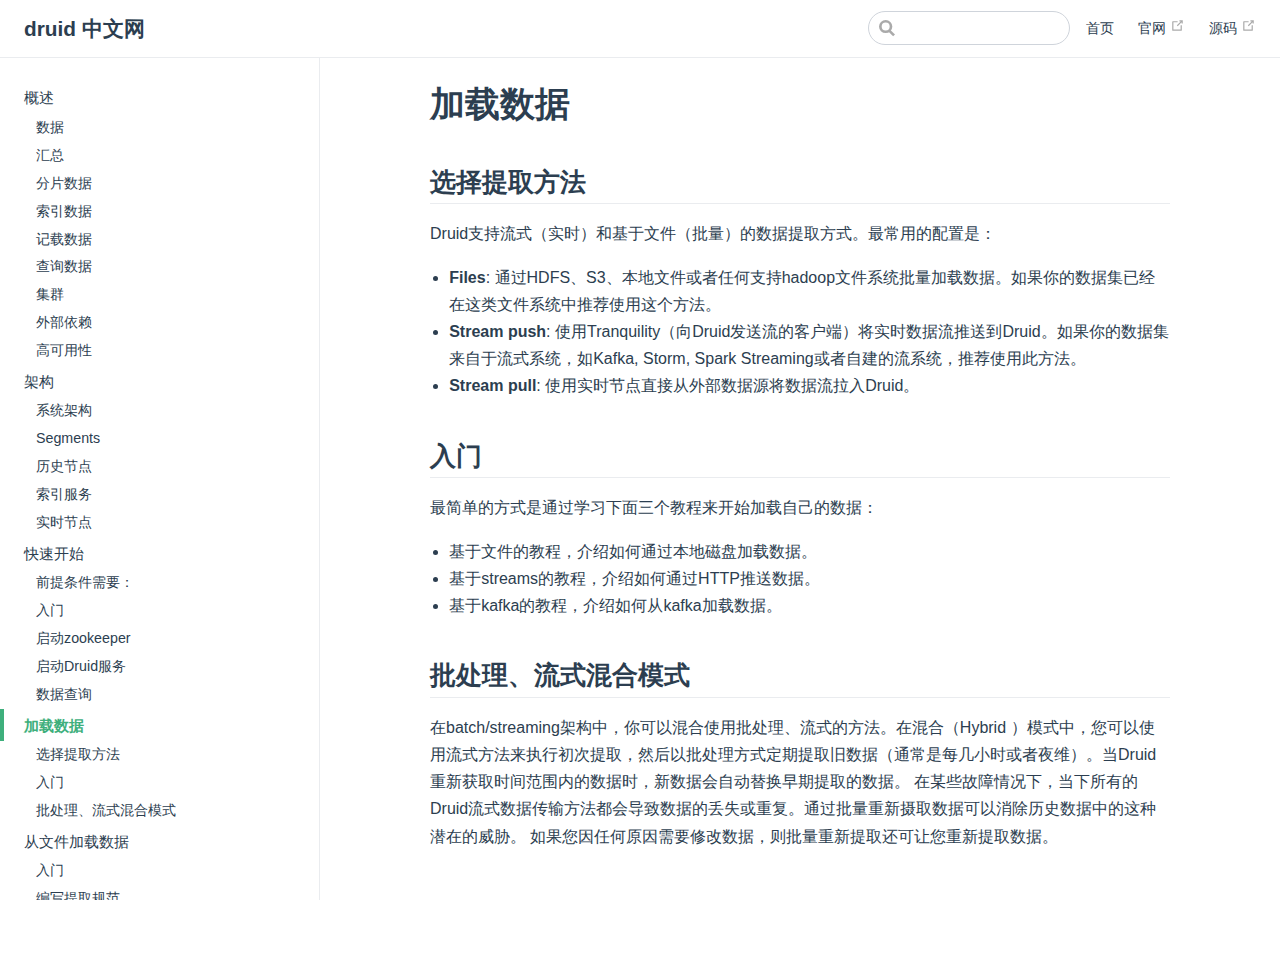
<file: 加载数据.html>
<!DOCTYPE html>
<html lang="en-US">
  <head>
    <meta charset="utf-8">
    <meta name="viewport" content="width=device-width,initial-scale=1">
    <title>加载数据 | druid 中文网</title>
    <meta name="description" content="Druid是一个专门针对事件数据的OLAP查询而设计的开源数据存储系统。此页面旨在为读者介绍关于Druid存储数据的高级概述，以及Druid集群的架构。">
    <link rel="icon" href="/imgs/favicon.png">
    
    <link rel="preload" href="/assets/css/0.styles.4ab36692.css" as="style"><link rel="preload" href="/assets/js/app.7684bae7.js" as="script"><link rel="preload" href="/assets/js/8.af120a1b.js" as="script"><link rel="prefetch" href="/assets/js/10.c6568e35.js"><link rel="prefetch" href="/assets/js/11.8085fb6b.js"><link rel="prefetch" href="/assets/js/2.5dfb5464.js"><link rel="prefetch" href="/assets/js/3.fdd76a05.js"><link rel="prefetch" href="/assets/js/4.b92890f1.js"><link rel="prefetch" href="/assets/js/5.a9510b1b.js"><link rel="prefetch" href="/assets/js/6.84f350a0.js"><link rel="prefetch" href="/assets/js/7.bf4683c9.js"><link rel="prefetch" href="/assets/js/9.2937fc3e.js">
    <link rel="stylesheet" href="/assets/css/0.styles.4ab36692.css">
  </head>
  <body>
    <div id="app" data-server-rendered="true"><div class="theme-container"><header class="navbar"><div class="sidebar-button"><svg xmlns="http://www.w3.org/2000/svg" aria-hidden="true" role="img" viewBox="0 0 448 512" class="icon"><path fill="currentColor" d="M436 124H12c-6.627 0-12-5.373-12-12V80c0-6.627 5.373-12 12-12h424c6.627 0 12 5.373 12 12v32c0 6.627-5.373 12-12 12zm0 160H12c-6.627 0-12-5.373-12-12v-32c0-6.627 5.373-12 12-12h424c6.627 0 12 5.373 12 12v32c0 6.627-5.373 12-12 12zm0 160H12c-6.627 0-12-5.373-12-12v-32c0-6.627 5.373-12 12-12h424c6.627 0 12 5.373 12 12v32c0 6.627-5.373 12-12 12z"></path></svg></div> <a href="/" class="home-link router-link-active"><!----> <span class="site-name">druid 中文网</span></a> <div class="links" style="max-width:nullpx;"><div class="search-box"><input aria-label="Search" autocomplete="off" spellcheck="false" value=""> <!----></div> <nav class="nav-links can-hide"><div class="nav-item"><a href="/" class="nav-link">首页</a></div><div class="nav-item"><a href="http://druid.io" target="_blank" rel="noopener noreferrer" class="nav-link external">
  官网
  <svg xmlns="http://www.w3.org/2000/svg" aria-hidden="true" x="0px" y="0px" viewBox="0 0 100 100" width="15" height="15" class="icon outbound"><path fill="currentColor" d="M18.8,85.1h56l0,0c2.2,0,4-1.8,4-4v-32h-8v28h-48v-48h28v-8h-32l0,0c-2.2,0-4,1.8-4,4v56C14.8,83.3,16.6,85.1,18.8,85.1z"></path> <polygon fill="currentColor" points="45.7,48.7 51.3,54.3 77.2,28.5 77.2,37.2 85.2,37.2 85.2,14.9 62.8,14.9 62.8,22.9 71.5,22.9"></polygon></svg></a></div><div class="nav-item"><a href="https://github.com/apache/incubator-druid" target="_blank" rel="noopener noreferrer" class="nav-link external">
  源码
  <svg xmlns="http://www.w3.org/2000/svg" aria-hidden="true" x="0px" y="0px" viewBox="0 0 100 100" width="15" height="15" class="icon outbound"><path fill="currentColor" d="M18.8,85.1h56l0,0c2.2,0,4-1.8,4-4v-32h-8v28h-48v-48h28v-8h-32l0,0c-2.2,0-4,1.8-4,4v56C14.8,83.3,16.6,85.1,18.8,85.1z"></path> <polygon fill="currentColor" points="45.7,48.7 51.3,54.3 77.2,28.5 77.2,37.2 85.2,37.2 85.2,14.9 62.8,14.9 62.8,22.9 71.5,22.9"></polygon></svg></a></div> <!----></nav></div></header> <div class="sidebar-mask"></div> <div class="sidebar"><nav class="nav-links"><div class="nav-item"><a href="/" class="nav-link">首页</a></div><div class="nav-item"><a href="http://druid.io" target="_blank" rel="noopener noreferrer" class="nav-link external">
  官网
  <svg xmlns="http://www.w3.org/2000/svg" aria-hidden="true" x="0px" y="0px" viewBox="0 0 100 100" width="15" height="15" class="icon outbound"><path fill="currentColor" d="M18.8,85.1h56l0,0c2.2,0,4-1.8,4-4v-32h-8v28h-48v-48h28v-8h-32l0,0c-2.2,0-4,1.8-4,4v56C14.8,83.3,16.6,85.1,18.8,85.1z"></path> <polygon fill="currentColor" points="45.7,48.7 51.3,54.3 77.2,28.5 77.2,37.2 85.2,37.2 85.2,14.9 62.8,14.9 62.8,22.9 71.5,22.9"></polygon></svg></a></div><div class="nav-item"><a href="https://github.com/apache/incubator-druid" target="_blank" rel="noopener noreferrer" class="nav-link external">
  源码
  <svg xmlns="http://www.w3.org/2000/svg" aria-hidden="true" x="0px" y="0px" viewBox="0 0 100 100" width="15" height="15" class="icon outbound"><path fill="currentColor" d="M18.8,85.1h56l0,0c2.2,0,4-1.8,4-4v-32h-8v28h-48v-48h28v-8h-32l0,0c-2.2,0-4,1.8-4,4v56C14.8,83.3,16.6,85.1,18.8,85.1z"></path> <polygon fill="currentColor" points="45.7,48.7 51.3,54.3 77.2,28.5 77.2,37.2 85.2,37.2 85.2,14.9 62.8,14.9 62.8,22.9 71.5,22.9"></polygon></svg></a></div> <!----></nav>  <ul class="sidebar-links"><li><a href="/" class="sidebar-link">概述</a><ul class="sidebar-sub-headers"><li class="sidebar-sub-header"><a href="/#数据" class="sidebar-link">数据</a></li><li class="sidebar-sub-header"><a href="/#汇总" class="sidebar-link">汇总</a></li><li class="sidebar-sub-header"><a href="/#分片数据" class="sidebar-link">分片数据</a></li><li class="sidebar-sub-header"><a href="/#索引数据" class="sidebar-link">索引数据</a></li><li class="sidebar-sub-header"><a href="/#记载数据" class="sidebar-link">记载数据</a></li><li class="sidebar-sub-header"><a href="/#查询数据" class="sidebar-link">查询数据</a></li><li class="sidebar-sub-header"><a href="/#集群" class="sidebar-link">集群</a></li><li class="sidebar-sub-header"><a href="/#外部依赖" class="sidebar-link">外部依赖</a></li><li class="sidebar-sub-header"><a href="/#高可用性" class="sidebar-link">高可用性</a></li></ul></li><li><a href="/架构.html" class="sidebar-link">架构</a><ul class="sidebar-sub-headers"><li class="sidebar-sub-header"><a href="/架构.html#系统架构" class="sidebar-link">系统架构</a></li><li class="sidebar-sub-header"><a href="/架构.html#segments" class="sidebar-link">Segments</a></li><li class="sidebar-sub-header"><a href="/架构.html#历史节点" class="sidebar-link">历史节点</a></li><li class="sidebar-sub-header"><a href="/架构.html#索引服务" class="sidebar-link">索引服务</a></li><li class="sidebar-sub-header"><a href="/架构.html#实时节点" class="sidebar-link">实时节点</a></li></ul></li><li><a href="/快速开始.html" class="sidebar-link">快速开始</a><ul class="sidebar-sub-headers"><li class="sidebar-sub-header"><a href="/快速开始.html#前提条件需要：" class="sidebar-link">前提条件需要：</a></li><li class="sidebar-sub-header"><a href="/快速开始.html#入门" class="sidebar-link">入门</a></li><li class="sidebar-sub-header"><a href="/快速开始.html#启动zookeeper" class="sidebar-link">启动zookeeper</a></li><li class="sidebar-sub-header"><a href="/快速开始.html#启动druid服务" class="sidebar-link">启动Druid服务</a></li><li class="sidebar-sub-header"><a href="/快速开始.html#数据查询" class="sidebar-link">数据查询</a></li></ul></li><li><a href="/加载数据.html" class="active sidebar-link">加载数据</a><ul class="sidebar-sub-headers"><li class="sidebar-sub-header"><a href="/加载数据.html#选择提取方法" class="sidebar-link">选择提取方法</a></li><li class="sidebar-sub-header"><a href="/加载数据.html#入门" class="sidebar-link">入门</a></li><li class="sidebar-sub-header"><a href="/加载数据.html#批处理、流式混合模式" class="sidebar-link">批处理、流式混合模式</a></li></ul></li><li><a href="/从文件加载数据.html" class="sidebar-link">从文件加载数据</a><ul class="sidebar-sub-headers"><li class="sidebar-sub-header"><a href="/从文件加载数据.html#入门" class="sidebar-link">入门</a></li><li class="sidebar-sub-header"><a href="/从文件加载数据.html#编写提取规范" class="sidebar-link">编写提取规范</a></li><li class="sidebar-sub-header"><a href="/从文件加载数据.html#运行任务" class="sidebar-link">运行任务</a></li><li class="sidebar-sub-header"><a href="/从文件加载数据.html#数据查询" class="sidebar-link">数据查询</a></li></ul></li><li><a href="/从流数据加载数据.html" class="sidebar-link">从流数据加载数据</a><ul class="sidebar-sub-headers"><li class="sidebar-sub-header"><a href="/从流数据加载数据.html#入门" class="sidebar-link">入门</a></li><li class="sidebar-sub-header"><a href="/从流数据加载数据.html#编写数据提取规范" class="sidebar-link">编写数据提取规范</a></li><li class="sidebar-sub-header"><a href="/从流数据加载数据.html#重启服务" class="sidebar-link">重启服务</a></li><li class="sidebar-sub-header"><a href="/从流数据加载数据.html#发送数据" class="sidebar-link">发送数据</a></li><li class="sidebar-sub-header"><a href="/从流数据加载数据.html#数据查询" class="sidebar-link">数据查询</a></li></ul></li><li><a href="/从kafka加载数据.html" class="sidebar-link">从kafka加载数据</a><ul class="sidebar-sub-headers"><li class="sidebar-sub-header"><a href="/从kafka加载数据.html#入门" class="sidebar-link">入门</a></li><li class="sidebar-sub-header"><a href="/从kafka加载数据.html#启动kafka" class="sidebar-link">启动kafka</a></li><li class="sidebar-sub-header"><a href="/从kafka加载数据.html#发送示例数据" class="sidebar-link">发送示例数据</a></li><li class="sidebar-sub-header"><a href="/从kafka加载数据.html#数据查询" class="sidebar-link">数据查询</a></li></ul></li><li><a href="/集群.html" class="sidebar-link">集群</a><ul class="sidebar-sub-headers"><li class="sidebar-sub-header"><a href="/集群.html#硬件要求" class="sidebar-link">硬件要求</a></li><li class="sidebar-sub-header"><a href="/集群.html#操作系统" class="sidebar-link">操作系统</a></li><li class="sidebar-sub-header"><a href="/集群.html#下载集群" class="sidebar-link">下载集群</a></li><li class="sidebar-sub-header"><a href="/集群.html#配置deep-storage" class="sidebar-link">配置deep storage</a></li><li class="sidebar-sub-header"><a href="/集群.html#配置tranquility服务器-可选" class="sidebar-link">配置Tranquility服务器 (可选)</a></li><li class="sidebar-sub-header"><a href="/集群.html#配置tranquility-kafka-可选" class="sidebar-link">配置Tranquility Kafka (可选)</a></li><li class="sidebar-sub-header"><a href="/集群.html#配置hadoop-可选" class="sidebar-link">配置Hadoop (可选)</a></li><li class="sidebar-sub-header"><a href="/集群.html#配置druid-coordination" class="sidebar-link">配置Druid coordination</a></li><li class="sidebar-sub-header"><a href="/集群.html#调整服务查询druid进程" class="sidebar-link">调整服务查询Druid进程</a></li><li class="sidebar-sub-header"><a href="/集群.html#调整druid-brokers" class="sidebar-link">调整Druid Brokers</a></li><li class="sidebar-sub-header"><a href="/集群.html#端口开通" class="sidebar-link">端口开通</a></li><li class="sidebar-sub-header"><a href="/集群.html#启动coordinator-overlord-zookeeper-metadata-store" class="sidebar-link">启动Coordinator, Overlord, Zookeeper,  metadata store</a></li><li class="sidebar-sub-header"><a href="/集群.html#启动historicals和middlemanagers" class="sidebar-link">启动Historicals和MiddleManagers</a></li><li class="sidebar-sub-header"><a href="/集群.html#启动druid-broker" class="sidebar-link">启动Druid Broker</a></li></ul></li></ul> </div> <div class="page"> <div class="content"><h1 id="加载数据"><a href="#加载数据" aria-hidden="true" class="header-anchor">#</a> 加载数据</h1> <h2 id="选择提取方法"><a href="#选择提取方法" aria-hidden="true" class="header-anchor">#</a> 选择提取方法</h2> <p>Druid支持流式（实时）和基于文件（批量）的数据提取方式。最常用的配置是：</p> <ul><li><strong>Files</strong>: 通过HDFS、S3、本地文件或者任何支持hadoop文件系统批量加载数据。如果你的数据集已经在这类文件系统中推荐使用这个方法。</li> <li><strong>Stream push</strong>: 使用Tranquility（向Druid发送流的客户端）将实时数据流推送到Druid。如果你的数据集来自于流式系统，如Kafka, Storm, Spark Streaming或者自建的流系统，推荐使用此方法。</li> <li><strong>Stream pull</strong>: 使用实时节点直接从外部数据源将数据流拉入Druid。</li></ul> <h2 id="入门"><a href="#入门" aria-hidden="true" class="header-anchor">#</a> 入门</h2> <p>最简单的方式是通过学习下面三个教程来开始加载自己的数据：</p> <ul><li>基于文件的教程，介绍如何通过本地磁盘加载数据。</li> <li>基于streams的教程，介绍如何通过HTTP推送数据。</li> <li>基于kafka的教程，介绍如何从kafka加载数据。</li></ul> <h2 id="批处理、流式混合模式"><a href="#批处理、流式混合模式" aria-hidden="true" class="header-anchor">#</a> 批处理、流式混合模式</h2> <p>在batch/streaming架构中，你可以混合使用批处理、流式的方法。在混合（Hybrid ）模式中，您可以使用流式方法来执行初次提取，然后以批处理方式定期提取旧数据（通常是每几小时或者夜维）。当Druid重新获取时间范围内的数据时，新数据会自动替换早期提取的数据。
在某些故障情况下，当下所有的Druid流式数据传输方法都会导致数据的丢失或重复。通过批量重新摄取数据可以消除历史数据中的这种潜在的威胁。
如果您因任何原因需要修改数据，则批量重新提取还可让您重新提取数据。</p></div> <div class="page-edit"><!----> <!----></div> <!----> </div> <!----></div></div>
    <script src="/assets/js/app.7684bae7.js" defer></script><script src="/assets/js/8.af120a1b.js" defer></script>
  </body>
</html>
</file>
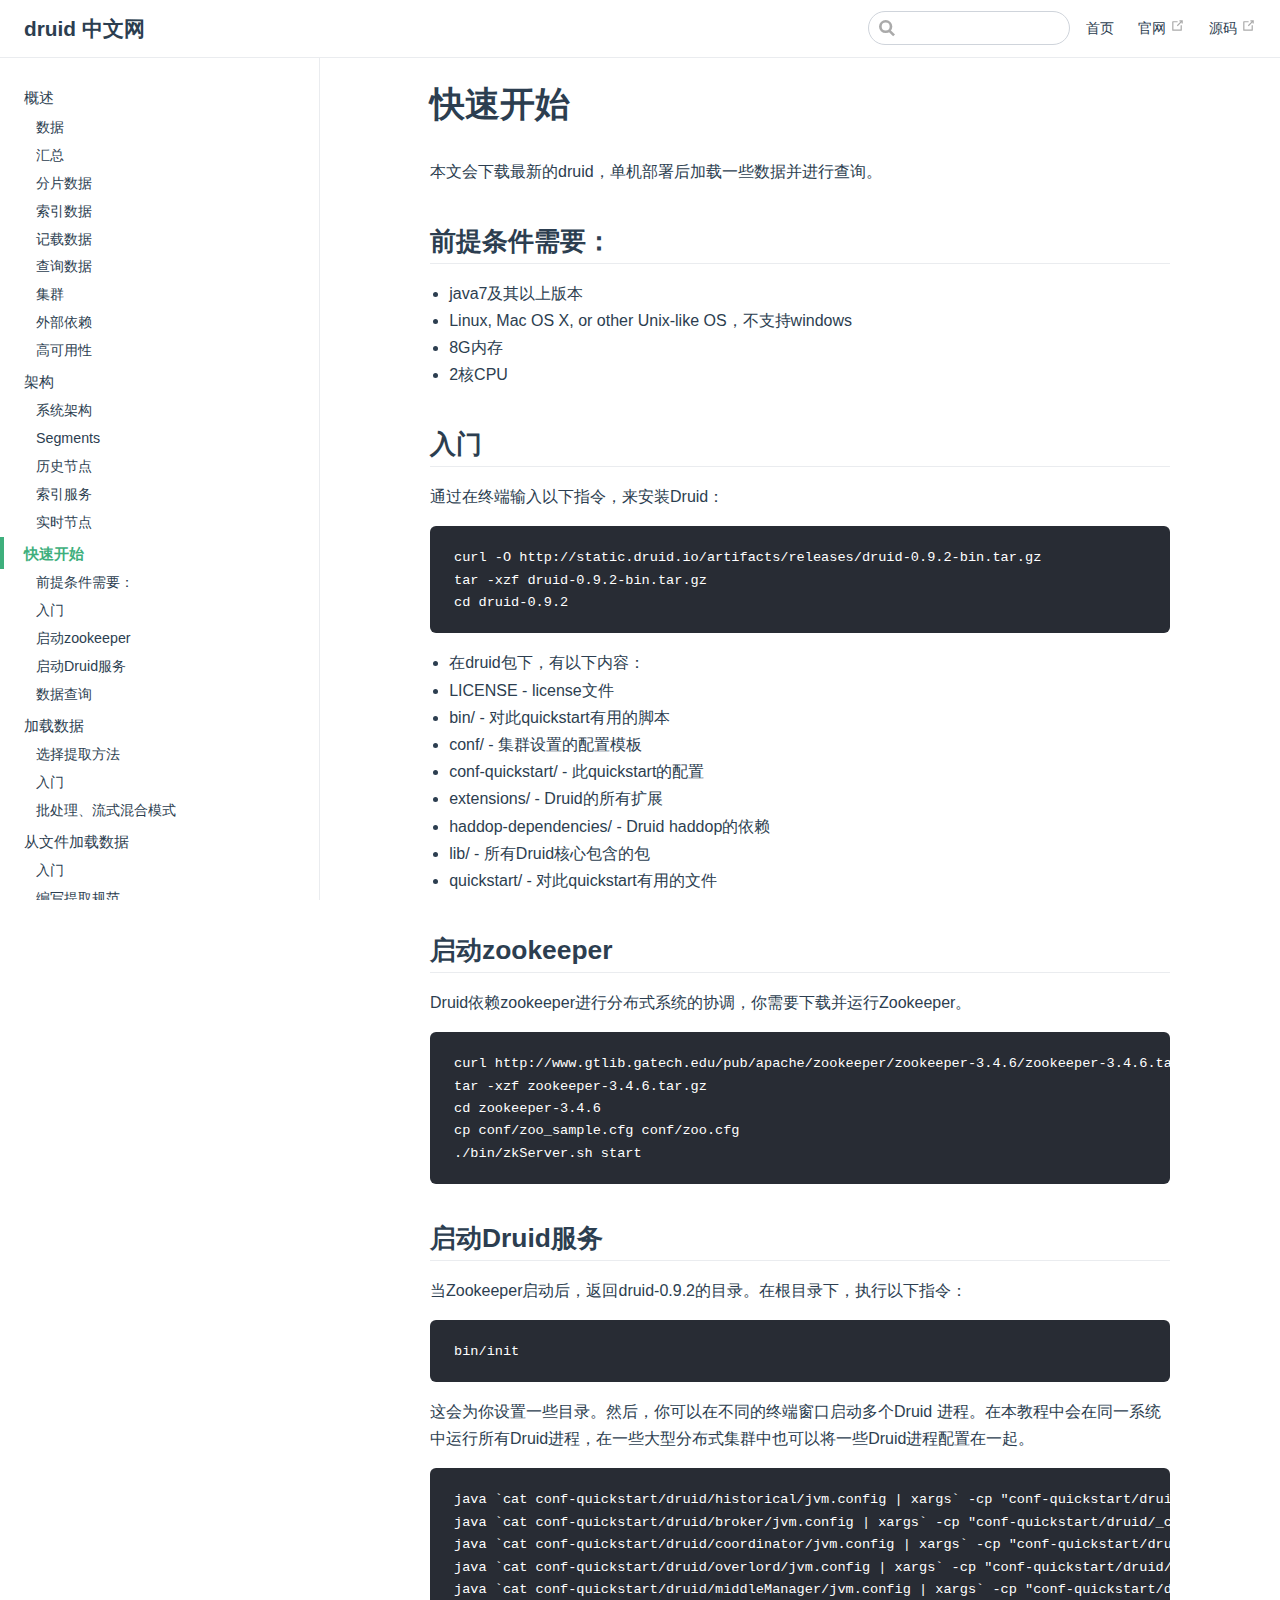
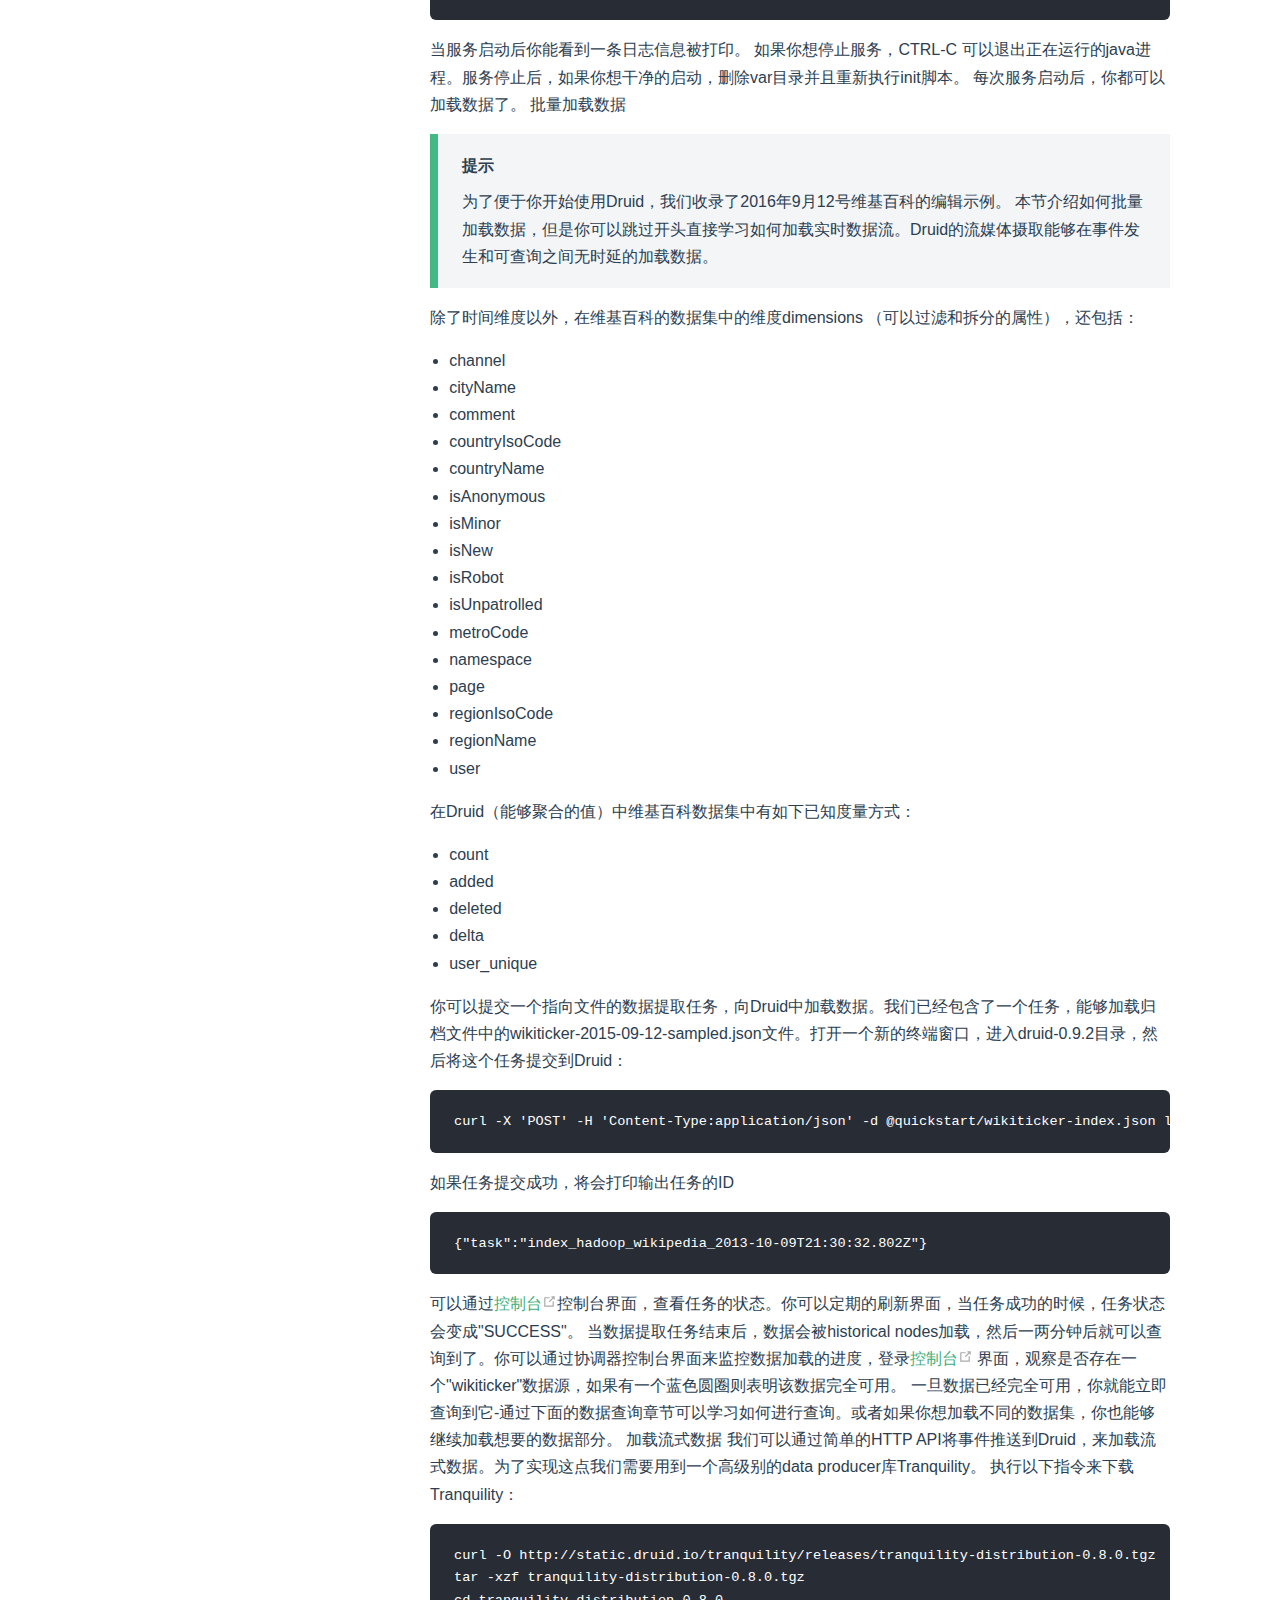
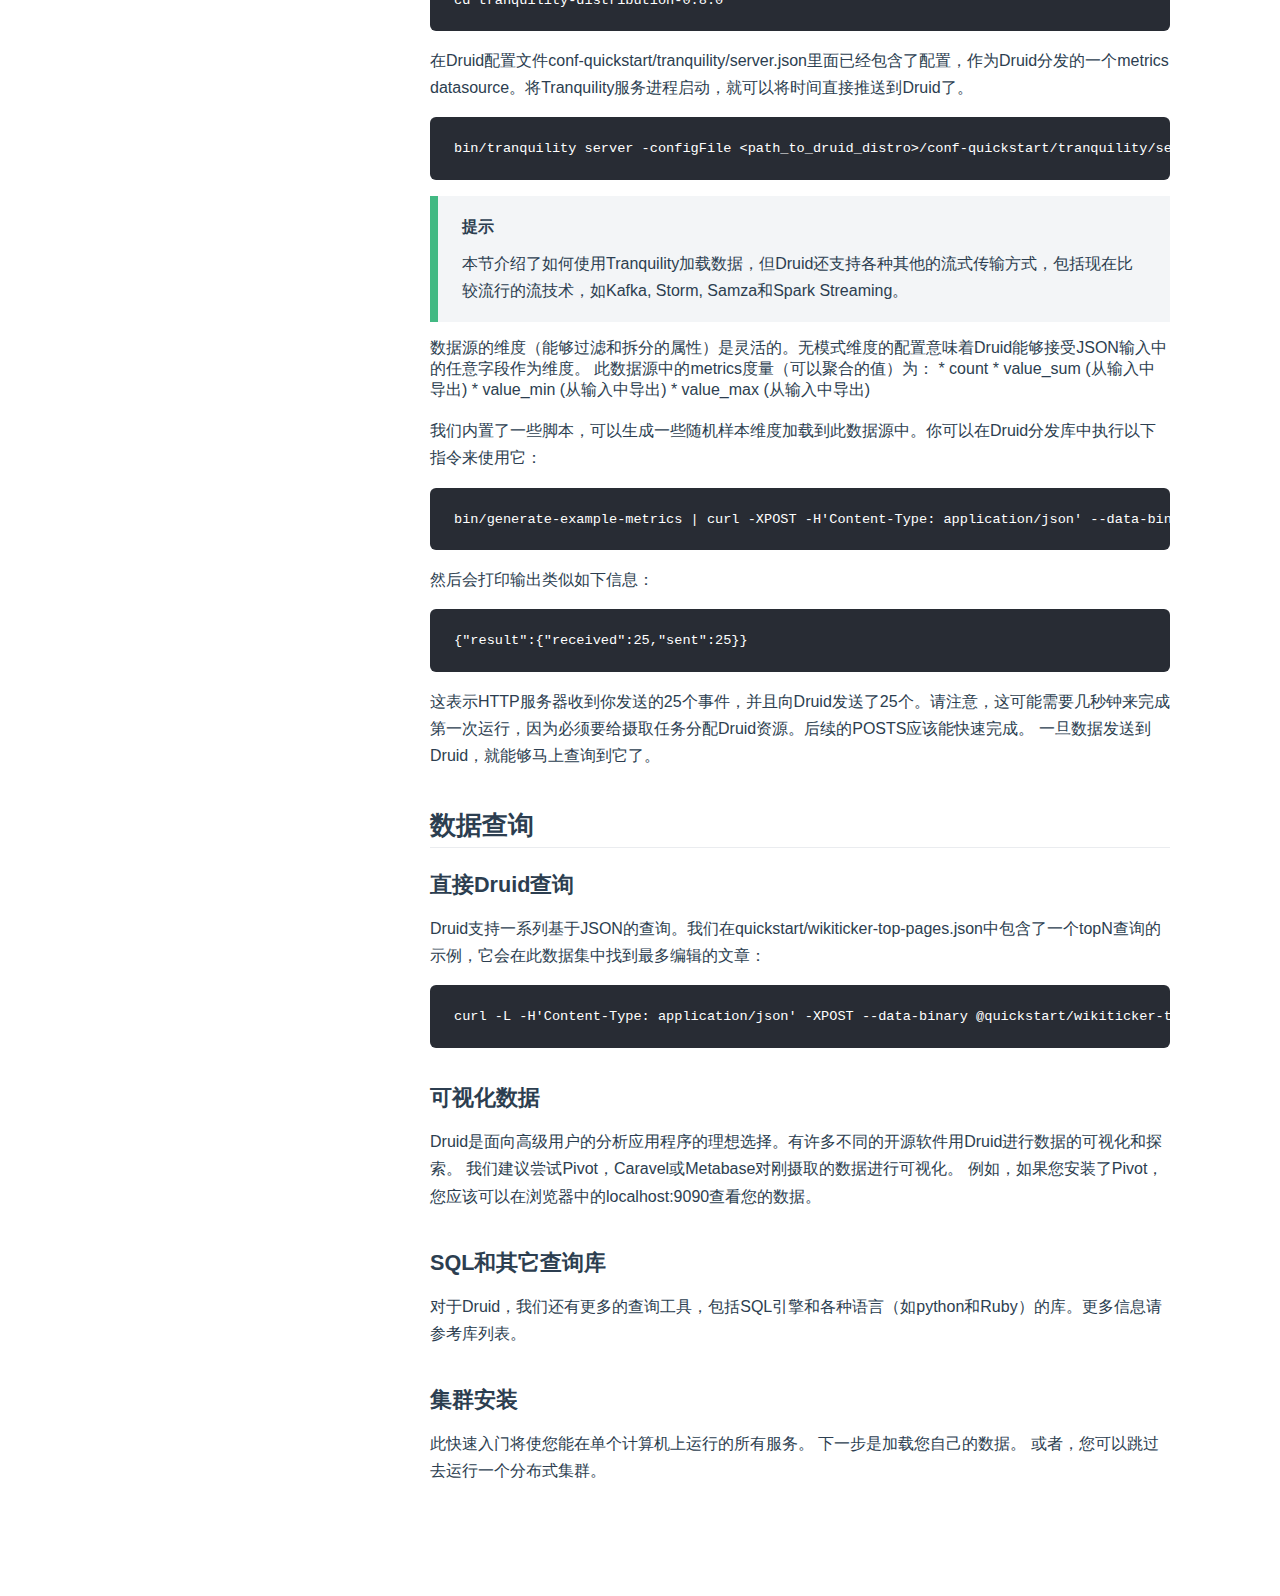
<file: 快速开始.html>
<!DOCTYPE html>
<html lang="en-US">
  <head>
    <meta charset="utf-8">
    <meta name="viewport" content="width=device-width,initial-scale=1">
    <title>快速开始 | druid 中文网</title>
    <meta name="description" content="Druid是一个专门针对事件数据的OLAP查询而设计的开源数据存储系统。此页面旨在为读者介绍关于Druid存储数据的高级概述，以及Druid集群的架构。">
    <link rel="icon" href="/imgs/favicon.png">
    
    <link rel="preload" href="/assets/css/0.styles.4ab36692.css" as="style"><link rel="preload" href="/assets/js/app.7684bae7.js" as="script"><link rel="preload" href="/assets/js/9.2937fc3e.js" as="script"><link rel="prefetch" href="/assets/js/10.c6568e35.js"><link rel="prefetch" href="/assets/js/11.8085fb6b.js"><link rel="prefetch" href="/assets/js/2.5dfb5464.js"><link rel="prefetch" href="/assets/js/3.fdd76a05.js"><link rel="prefetch" href="/assets/js/4.b92890f1.js"><link rel="prefetch" href="/assets/js/5.a9510b1b.js"><link rel="prefetch" href="/assets/js/6.84f350a0.js"><link rel="prefetch" href="/assets/js/7.bf4683c9.js"><link rel="prefetch" href="/assets/js/8.af120a1b.js">
    <link rel="stylesheet" href="/assets/css/0.styles.4ab36692.css">
  </head>
  <body>
    <div id="app" data-server-rendered="true"><div class="theme-container"><header class="navbar"><div class="sidebar-button"><svg xmlns="http://www.w3.org/2000/svg" aria-hidden="true" role="img" viewBox="0 0 448 512" class="icon"><path fill="currentColor" d="M436 124H12c-6.627 0-12-5.373-12-12V80c0-6.627 5.373-12 12-12h424c6.627 0 12 5.373 12 12v32c0 6.627-5.373 12-12 12zm0 160H12c-6.627 0-12-5.373-12-12v-32c0-6.627 5.373-12 12-12h424c6.627 0 12 5.373 12 12v32c0 6.627-5.373 12-12 12zm0 160H12c-6.627 0-12-5.373-12-12v-32c0-6.627 5.373-12 12-12h424c6.627 0 12 5.373 12 12v32c0 6.627-5.373 12-12 12z"></path></svg></div> <a href="/" class="home-link router-link-active"><!----> <span class="site-name">druid 中文网</span></a> <div class="links" style="max-width:nullpx;"><div class="search-box"><input aria-label="Search" autocomplete="off" spellcheck="false" value=""> <!----></div> <nav class="nav-links can-hide"><div class="nav-item"><a href="/" class="nav-link">首页</a></div><div class="nav-item"><a href="http://druid.io" target="_blank" rel="noopener noreferrer" class="nav-link external">
  官网
  <svg xmlns="http://www.w3.org/2000/svg" aria-hidden="true" x="0px" y="0px" viewBox="0 0 100 100" width="15" height="15" class="icon outbound"><path fill="currentColor" d="M18.8,85.1h56l0,0c2.2,0,4-1.8,4-4v-32h-8v28h-48v-48h28v-8h-32l0,0c-2.2,0-4,1.8-4,4v56C14.8,83.3,16.6,85.1,18.8,85.1z"></path> <polygon fill="currentColor" points="45.7,48.7 51.3,54.3 77.2,28.5 77.2,37.2 85.2,37.2 85.2,14.9 62.8,14.9 62.8,22.9 71.5,22.9"></polygon></svg></a></div><div class="nav-item"><a href="https://github.com/apache/incubator-druid" target="_blank" rel="noopener noreferrer" class="nav-link external">
  源码
  <svg xmlns="http://www.w3.org/2000/svg" aria-hidden="true" x="0px" y="0px" viewBox="0 0 100 100" width="15" height="15" class="icon outbound"><path fill="currentColor" d="M18.8,85.1h56l0,0c2.2,0,4-1.8,4-4v-32h-8v28h-48v-48h28v-8h-32l0,0c-2.2,0-4,1.8-4,4v56C14.8,83.3,16.6,85.1,18.8,85.1z"></path> <polygon fill="currentColor" points="45.7,48.7 51.3,54.3 77.2,28.5 77.2,37.2 85.2,37.2 85.2,14.9 62.8,14.9 62.8,22.9 71.5,22.9"></polygon></svg></a></div> <!----></nav></div></header> <div class="sidebar-mask"></div> <div class="sidebar"><nav class="nav-links"><div class="nav-item"><a href="/" class="nav-link">首页</a></div><div class="nav-item"><a href="http://druid.io" target="_blank" rel="noopener noreferrer" class="nav-link external">
  官网
  <svg xmlns="http://www.w3.org/2000/svg" aria-hidden="true" x="0px" y="0px" viewBox="0 0 100 100" width="15" height="15" class="icon outbound"><path fill="currentColor" d="M18.8,85.1h56l0,0c2.2,0,4-1.8,4-4v-32h-8v28h-48v-48h28v-8h-32l0,0c-2.2,0-4,1.8-4,4v56C14.8,83.3,16.6,85.1,18.8,85.1z"></path> <polygon fill="currentColor" points="45.7,48.7 51.3,54.3 77.2,28.5 77.2,37.2 85.2,37.2 85.2,14.9 62.8,14.9 62.8,22.9 71.5,22.9"></polygon></svg></a></div><div class="nav-item"><a href="https://github.com/apache/incubator-druid" target="_blank" rel="noopener noreferrer" class="nav-link external">
  源码
  <svg xmlns="http://www.w3.org/2000/svg" aria-hidden="true" x="0px" y="0px" viewBox="0 0 100 100" width="15" height="15" class="icon outbound"><path fill="currentColor" d="M18.8,85.1h56l0,0c2.2,0,4-1.8,4-4v-32h-8v28h-48v-48h28v-8h-32l0,0c-2.2,0-4,1.8-4,4v56C14.8,83.3,16.6,85.1,18.8,85.1z"></path> <polygon fill="currentColor" points="45.7,48.7 51.3,54.3 77.2,28.5 77.2,37.2 85.2,37.2 85.2,14.9 62.8,14.9 62.8,22.9 71.5,22.9"></polygon></svg></a></div> <!----></nav>  <ul class="sidebar-links"><li><a href="/" class="sidebar-link">概述</a><ul class="sidebar-sub-headers"><li class="sidebar-sub-header"><a href="/#数据" class="sidebar-link">数据</a></li><li class="sidebar-sub-header"><a href="/#汇总" class="sidebar-link">汇总</a></li><li class="sidebar-sub-header"><a href="/#分片数据" class="sidebar-link">分片数据</a></li><li class="sidebar-sub-header"><a href="/#索引数据" class="sidebar-link">索引数据</a></li><li class="sidebar-sub-header"><a href="/#记载数据" class="sidebar-link">记载数据</a></li><li class="sidebar-sub-header"><a href="/#查询数据" class="sidebar-link">查询数据</a></li><li class="sidebar-sub-header"><a href="/#集群" class="sidebar-link">集群</a></li><li class="sidebar-sub-header"><a href="/#外部依赖" class="sidebar-link">外部依赖</a></li><li class="sidebar-sub-header"><a href="/#高可用性" class="sidebar-link">高可用性</a></li></ul></li><li><a href="/架构.html" class="sidebar-link">架构</a><ul class="sidebar-sub-headers"><li class="sidebar-sub-header"><a href="/架构.html#系统架构" class="sidebar-link">系统架构</a></li><li class="sidebar-sub-header"><a href="/架构.html#segments" class="sidebar-link">Segments</a></li><li class="sidebar-sub-header"><a href="/架构.html#历史节点" class="sidebar-link">历史节点</a></li><li class="sidebar-sub-header"><a href="/架构.html#索引服务" class="sidebar-link">索引服务</a></li><li class="sidebar-sub-header"><a href="/架构.html#实时节点" class="sidebar-link">实时节点</a></li></ul></li><li><a href="/快速开始.html" class="active sidebar-link">快速开始</a><ul class="sidebar-sub-headers"><li class="sidebar-sub-header"><a href="/快速开始.html#前提条件需要：" class="sidebar-link">前提条件需要：</a></li><li class="sidebar-sub-header"><a href="/快速开始.html#入门" class="sidebar-link">入门</a></li><li class="sidebar-sub-header"><a href="/快速开始.html#启动zookeeper" class="sidebar-link">启动zookeeper</a></li><li class="sidebar-sub-header"><a href="/快速开始.html#启动druid服务" class="sidebar-link">启动Druid服务</a></li><li class="sidebar-sub-header"><a href="/快速开始.html#数据查询" class="sidebar-link">数据查询</a></li></ul></li><li><a href="/加载数据.html" class="sidebar-link">加载数据</a><ul class="sidebar-sub-headers"><li class="sidebar-sub-header"><a href="/加载数据.html#选择提取方法" class="sidebar-link">选择提取方法</a></li><li class="sidebar-sub-header"><a href="/加载数据.html#入门" class="sidebar-link">入门</a></li><li class="sidebar-sub-header"><a href="/加载数据.html#批处理、流式混合模式" class="sidebar-link">批处理、流式混合模式</a></li></ul></li><li><a href="/从文件加载数据.html" class="sidebar-link">从文件加载数据</a><ul class="sidebar-sub-headers"><li class="sidebar-sub-header"><a href="/从文件加载数据.html#入门" class="sidebar-link">入门</a></li><li class="sidebar-sub-header"><a href="/从文件加载数据.html#编写提取规范" class="sidebar-link">编写提取规范</a></li><li class="sidebar-sub-header"><a href="/从文件加载数据.html#运行任务" class="sidebar-link">运行任务</a></li><li class="sidebar-sub-header"><a href="/从文件加载数据.html#数据查询" class="sidebar-link">数据查询</a></li></ul></li><li><a href="/从流数据加载数据.html" class="sidebar-link">从流数据加载数据</a><ul class="sidebar-sub-headers"><li class="sidebar-sub-header"><a href="/从流数据加载数据.html#入门" class="sidebar-link">入门</a></li><li class="sidebar-sub-header"><a href="/从流数据加载数据.html#编写数据提取规范" class="sidebar-link">编写数据提取规范</a></li><li class="sidebar-sub-header"><a href="/从流数据加载数据.html#重启服务" class="sidebar-link">重启服务</a></li><li class="sidebar-sub-header"><a href="/从流数据加载数据.html#发送数据" class="sidebar-link">发送数据</a></li><li class="sidebar-sub-header"><a href="/从流数据加载数据.html#数据查询" class="sidebar-link">数据查询</a></li></ul></li><li><a href="/从kafka加载数据.html" class="sidebar-link">从kafka加载数据</a><ul class="sidebar-sub-headers"><li class="sidebar-sub-header"><a href="/从kafka加载数据.html#入门" class="sidebar-link">入门</a></li><li class="sidebar-sub-header"><a href="/从kafka加载数据.html#启动kafka" class="sidebar-link">启动kafka</a></li><li class="sidebar-sub-header"><a href="/从kafka加载数据.html#发送示例数据" class="sidebar-link">发送示例数据</a></li><li class="sidebar-sub-header"><a href="/从kafka加载数据.html#数据查询" class="sidebar-link">数据查询</a></li></ul></li><li><a href="/集群.html" class="sidebar-link">集群</a><ul class="sidebar-sub-headers"><li class="sidebar-sub-header"><a href="/集群.html#硬件要求" class="sidebar-link">硬件要求</a></li><li class="sidebar-sub-header"><a href="/集群.html#操作系统" class="sidebar-link">操作系统</a></li><li class="sidebar-sub-header"><a href="/集群.html#下载集群" class="sidebar-link">下载集群</a></li><li class="sidebar-sub-header"><a href="/集群.html#配置deep-storage" class="sidebar-link">配置deep storage</a></li><li class="sidebar-sub-header"><a href="/集群.html#配置tranquility服务器-可选" class="sidebar-link">配置Tranquility服务器 (可选)</a></li><li class="sidebar-sub-header"><a href="/集群.html#配置tranquility-kafka-可选" class="sidebar-link">配置Tranquility Kafka (可选)</a></li><li class="sidebar-sub-header"><a href="/集群.html#配置hadoop-可选" class="sidebar-link">配置Hadoop (可选)</a></li><li class="sidebar-sub-header"><a href="/集群.html#配置druid-coordination" class="sidebar-link">配置Druid coordination</a></li><li class="sidebar-sub-header"><a href="/集群.html#调整服务查询druid进程" class="sidebar-link">调整服务查询Druid进程</a></li><li class="sidebar-sub-header"><a href="/集群.html#调整druid-brokers" class="sidebar-link">调整Druid Brokers</a></li><li class="sidebar-sub-header"><a href="/集群.html#端口开通" class="sidebar-link">端口开通</a></li><li class="sidebar-sub-header"><a href="/集群.html#启动coordinator-overlord-zookeeper-metadata-store" class="sidebar-link">启动Coordinator, Overlord, Zookeeper,  metadata store</a></li><li class="sidebar-sub-header"><a href="/集群.html#启动historicals和middlemanagers" class="sidebar-link">启动Historicals和MiddleManagers</a></li><li class="sidebar-sub-header"><a href="/集群.html#启动druid-broker" class="sidebar-link">启动Druid Broker</a></li></ul></li></ul> </div> <div class="page"> <div class="content"><h1 id="快速开始"><a href="#快速开始" aria-hidden="true" class="header-anchor">#</a> 快速开始</h1> <p>本文会下载最新的druid，单机部署后加载一些数据并进行查询。</p> <h2 id="前提条件需要："><a href="#前提条件需要：" aria-hidden="true" class="header-anchor">#</a> 前提条件需要：</h2> <ul><li>java7及其以上版本</li> <li>Linux, Mac OS X, or other Unix-like OS，不支持windows</li> <li>8G内存</li> <li>2核CPU</li></ul> <h2 id="入门"><a href="#入门" aria-hidden="true" class="header-anchor">#</a> 入门</h2> <p>通过在终端输入以下指令，来安装Druid：</p> <div class="language- extra-class"><pre class="language-text"><code>curl -O http://static.druid.io/artifacts/releases/druid-0.9.2-bin.tar.gz
tar -xzf druid-0.9.2-bin.tar.gz
cd druid-0.9.2
</code></pre></div><ul><li>在druid包下，有以下内容：</li> <li>LICENSE - license文件</li> <li>bin/ - 对此quickstart有用的脚本</li> <li>conf/ - 集群设置的配置模板</li> <li>conf-quickstart/ - 此quickstart的配置</li> <li>extensions/ - Druid的所有扩展</li> <li>haddop-dependencies/ - Druid haddop的依赖</li> <li>lib/ - 所有Druid核心包含的包</li> <li>quickstart/ - 对此quickstart有用的文件</li></ul> <h2 id="启动zookeeper"><a href="#启动zookeeper" aria-hidden="true" class="header-anchor">#</a> 启动zookeeper</h2> <p>Druid依赖zookeeper进行分布式系统的协调，你需要下载并运行Zookeeper。</p> <div class="language- extra-class"><pre class="language-text"><code>curl http://www.gtlib.gatech.edu/pub/apache/zookeeper/zookeeper-3.4.6/zookeeper-3.4.6.tar.gz -o zookeeper-3.4.6.tar.gz
tar -xzf zookeeper-3.4.6.tar.gz
cd zookeeper-3.4.6
cp conf/zoo_sample.cfg conf/zoo.cfg
./bin/zkServer.sh start
</code></pre></div><h2 id="启动druid服务"><a href="#启动druid服务" aria-hidden="true" class="header-anchor">#</a> 启动Druid服务</h2> <p>当Zookeeper启动后，返回druid-0.9.2的目录。在根目录下，执行以下指令：</p> <div class="language- extra-class"><pre class="language-text"><code>bin/init
</code></pre></div><p>这会为你设置一些目录。然后，你可以在不同的终端窗口启动多个Druid 进程。在本教程中会在同一系统中运行所有Druid进程，在一些大型分布式集群中也可以将一些Druid进程配置在一起。</p> <div class="language- extra-class"><pre class="language-text"><code>java `cat conf-quickstart/druid/historical/jvm.config | xargs` -cp &quot;conf-quickstart/druid/_common:conf-quickstart/druid/historical:lib/*&quot; io.druid.cli.Main server historical
java `cat conf-quickstart/druid/broker/jvm.config | xargs` -cp &quot;conf-quickstart/druid/_common:conf-quickstart/druid/broker:lib/*&quot; io.druid.cli.Main server broker
java `cat conf-quickstart/druid/coordinator/jvm.config | xargs` -cp &quot;conf-quickstart/druid/_common:conf-quickstart/druid/coordinator:lib/*&quot; io.druid.cli.Main server coordinator
java `cat conf-quickstart/druid/overlord/jvm.config | xargs` -cp &quot;conf-quickstart/druid/_common:conf-quickstart/druid/overlord:lib/*&quot; io.druid.cli.Main server overlord
java `cat conf-quickstart/druid/middleManager/jvm.config | xargs` -cp &quot;conf-quickstart/druid/_common:conf-quickstart/druid/middleManager:lib/*&quot; io.druid.cli.Main server middleManager
</code></pre></div><p>当服务启动后你能看到一条日志信息被打印。
如果你想停止服务，CTRL-C 可以退出正在运行的java进程。服务停止后，如果你想干净的启动，删除var目录并且重新执行init脚本。
每次服务启动后，你都可以加载数据了。
批量加载数据
</p><div class="tip custom-block"><p class="custom-block-title">提示</p> <p>为了便于你开始使用Druid，我们收录了2016年9月12号维基百科的编辑示例。
本节介绍如何批量加载数据，但是你可以跳过开头直接学习如何加载实时数据流。Druid的流媒体摄取能够在事件发生和可查询之间无时延的加载数据。</p></div><p></p> <p>除了时间维度以外，在维基百科的数据集中的维度dimensions （可以过滤和拆分的属性），还包括：</p> <ul><li>channel</li> <li>cityName</li> <li>comment</li> <li>countryIsoCode</li> <li>countryName</li> <li>isAnonymous</li> <li>isMinor</li> <li>isNew</li> <li>isRobot</li> <li>isUnpatrolled</li> <li>metroCode</li> <li>namespace</li> <li>page</li> <li>regionIsoCode</li> <li>regionName</li> <li>user</li></ul> <p>在Druid（能够聚合的值）中维基百科数据集中有如下已知度量方式：</p> <ul><li>count</li> <li>added</li> <li>deleted</li> <li>delta</li> <li>user_unique</li></ul> <p>你可以提交一个指向文件的数据提取任务，向Druid中加载数据。我们已经包含了一个任务，能够加载归档文件中的wikiticker-2015-09-12-sampled.json文件。打开一个新的终端窗口，进入druid-0.9.2目录，然后将这个任务提交到Druid：</p> <div class="language- extra-class"><pre class="language-text"><code>curl -X 'POST' -H 'Content-Type:application/json' -d @quickstart/wikiticker-index.json localhost:8090/druid/indexer/v1/task
</code></pre></div><p>如果任务提交成功，将会打印输出任务的ID</p> <div class="language- extra-class"><pre class="language-text"><code>{&quot;task&quot;:&quot;index_hadoop_wikipedia_2013-10-09T21:30:32.802Z&quot;}
</code></pre></div><p>可以通过<a href="http://localhost:8090/console.html" target="_blank" rel="noopener noreferrer">控制台<svg xmlns="http://www.w3.org/2000/svg" aria-hidden="true" x="0px" y="0px" viewBox="0 0 100 100" width="15" height="15" class="icon outbound"><path fill="currentColor" d="M18.8,85.1h56l0,0c2.2,0,4-1.8,4-4v-32h-8v28h-48v-48h28v-8h-32l0,0c-2.2,0-4,1.8-4,4v56C14.8,83.3,16.6,85.1,18.8,85.1z"></path> <polygon fill="currentColor" points="45.7,48.7 51.3,54.3 77.2,28.5 77.2,37.2 85.2,37.2 85.2,14.9 62.8,14.9 62.8,22.9 71.5,22.9"></polygon></svg></a>控制台界面，查看任务的状态。你可以定期的刷新界面，当任务成功的时候，任务状态会变成&quot;SUCCESS&quot;。
当数据提取任务结束后，数据会被historical nodes加载，然后一两分钟后就可以查询到了。你可以通过协调器控制台界面来监控数据加载的进度，登录<a href="http://localhost:8081/#/" target="_blank" rel="noopener noreferrer">控制台<svg xmlns="http://www.w3.org/2000/svg" aria-hidden="true" x="0px" y="0px" viewBox="0 0 100 100" width="15" height="15" class="icon outbound"><path fill="currentColor" d="M18.8,85.1h56l0,0c2.2,0,4-1.8,4-4v-32h-8v28h-48v-48h28v-8h-32l0,0c-2.2,0-4,1.8-4,4v56C14.8,83.3,16.6,85.1,18.8,85.1z"></path> <polygon fill="currentColor" points="45.7,48.7 51.3,54.3 77.2,28.5 77.2,37.2 85.2,37.2 85.2,14.9 62.8,14.9 62.8,22.9 71.5,22.9"></polygon></svg></a> 界面，观察是否存在一个&quot;wikiticker&quot;数据源，如果有一个蓝色圆圈则表明该数据完全可用。
一旦数据已经完全可用，你就能立即查询到它-通过下面的数据查询章节可以学习如何进行查询。或者如果你想加载不同的数据集，你也能够继续加载想要的数据部分。
加载流式数据
我们可以通过简单的HTTP API将事件推送到Druid，来加载流式数据。为了实现这点我们需要用到一个高级别的data producer库Tranquility。
执行以下指令来下载
Tranquility：</p> <div class="language- extra-class"><pre class="language-text"><code>curl -O http://static.druid.io/tranquility/releases/tranquility-distribution-0.8.0.tgz
tar -xzf tranquility-distribution-0.8.0.tgz
cd tranquility-distribution-0.8.0
</code></pre></div><p>在Druid配置文件conf-quickstart/tranquility/server.json里面已经包含了配置，作为Druid分发的一个metrics datasource。将Tranquility服务进程启动，就可以将时间直接推送到Druid了。</p> <div class="language- extra-class"><pre class="language-text"><code>bin/tranquility server -configFile &lt;path_to_druid_distro&gt;/conf-quickstart/tranquility/server.json
</code></pre></div><div class="tip custom-block"><p class="custom-block-title">提示</p> <p>本节介绍了如何使用Tranquility加载数据，但Druid还支持各种其他的流式传输方式，包括现在比较流行的流技术，如Kafka, Storm, Samza和Spark Streaming。</p></div>
数据源的维度（能够过滤和拆分的属性）是灵活的。无模式维度的配置意味着Druid能够接受JSON输入中的任意字段作为维度。
此数据源中的metrics度量（可以聚合的值）为：
* count
* value_sum (从输入中导出)
* value_min (从输入中导出)
* value_max (从输入中导出)
<p>我们内置了一些脚本，可以生成一些随机样本维度加载到此数据源中。你可以在Druid分发库中执行以下指令来使用它：</p> <div class="language- extra-class"><pre class="language-text"><code>bin/generate-example-metrics | curl -XPOST -H'Content-Type: application/json' --data-binary @- http://localhost:8200/v1/post/metrics
</code></pre></div><p>然后会打印输出类似如下信息：</p> <div class="language- extra-class"><pre class="language-text"><code>{&quot;result&quot;:{&quot;received&quot;:25,&quot;sent&quot;:25}}
</code></pre></div><p>这表示HTTP服务器收到你发送的25个事件，并且向Druid发送了25个。请注意，这可能需要几秒钟来完成第一次运行，因为必须要给摄取任务分配Druid资源。后续的POSTS应该能快速完成。
一旦数据发送到Druid，就能够马上查询到它了。</p> <h2 id="数据查询"><a href="#数据查询" aria-hidden="true" class="header-anchor">#</a> 数据查询</h2> <h3 id="直接druid查询"><a href="#直接druid查询" aria-hidden="true" class="header-anchor">#</a> 直接Druid查询</h3> <p>Druid支持一系列基于JSON的查询。我们在quickstart/wikiticker-top-pages.json中包含了一个topN查询的示例，它会在此数据集中找到最多编辑的文章：</p> <div class="language- extra-class"><pre class="language-text"><code>curl -L -H'Content-Type: application/json' -XPOST --data-binary @quickstart/wikiticker-top-pages.json http://localhost:8082/druid/v2/?pretty
</code></pre></div><h3 id="可视化数据"><a href="#可视化数据" aria-hidden="true" class="header-anchor">#</a> 可视化数据</h3> <p>Druid是面向高级用户的分析应用程序的理想选择。有许多不同的开源软件用Druid进行数据的可视化和探索。 我们建议尝试Pivot，Caravel或Metabase对刚摄取的数据进行可视化。
例如，如果您安装了Pivot，您应该可以在浏览器中的localhost:9090查看您的数据。</p> <h3 id="sql和其它查询库"><a href="#sql和其它查询库" aria-hidden="true" class="header-anchor">#</a> SQL和其它查询库</h3> <p>对于Druid，我们还有更多的查询工具，包括SQL引擎和各种语言（如python和Ruby）的库。更多信息请参考库列表。</p> <h3 id="集群安装"><a href="#集群安装" aria-hidden="true" class="header-anchor">#</a> 集群安装</h3> <p>此快速入门将使您能在单个计算机上运行的所有服务。 下一步是加载您自己的数据。 或者，您可以跳过去运行一个分布式集群。</p></div> <div class="page-edit"><!----> <!----></div> <!----> </div> <!----></div></div>
    <script src="/assets/js/app.7684bae7.js" defer></script><script src="/assets/js/9.2937fc3e.js" defer></script>
  </body>
</html>
</file>
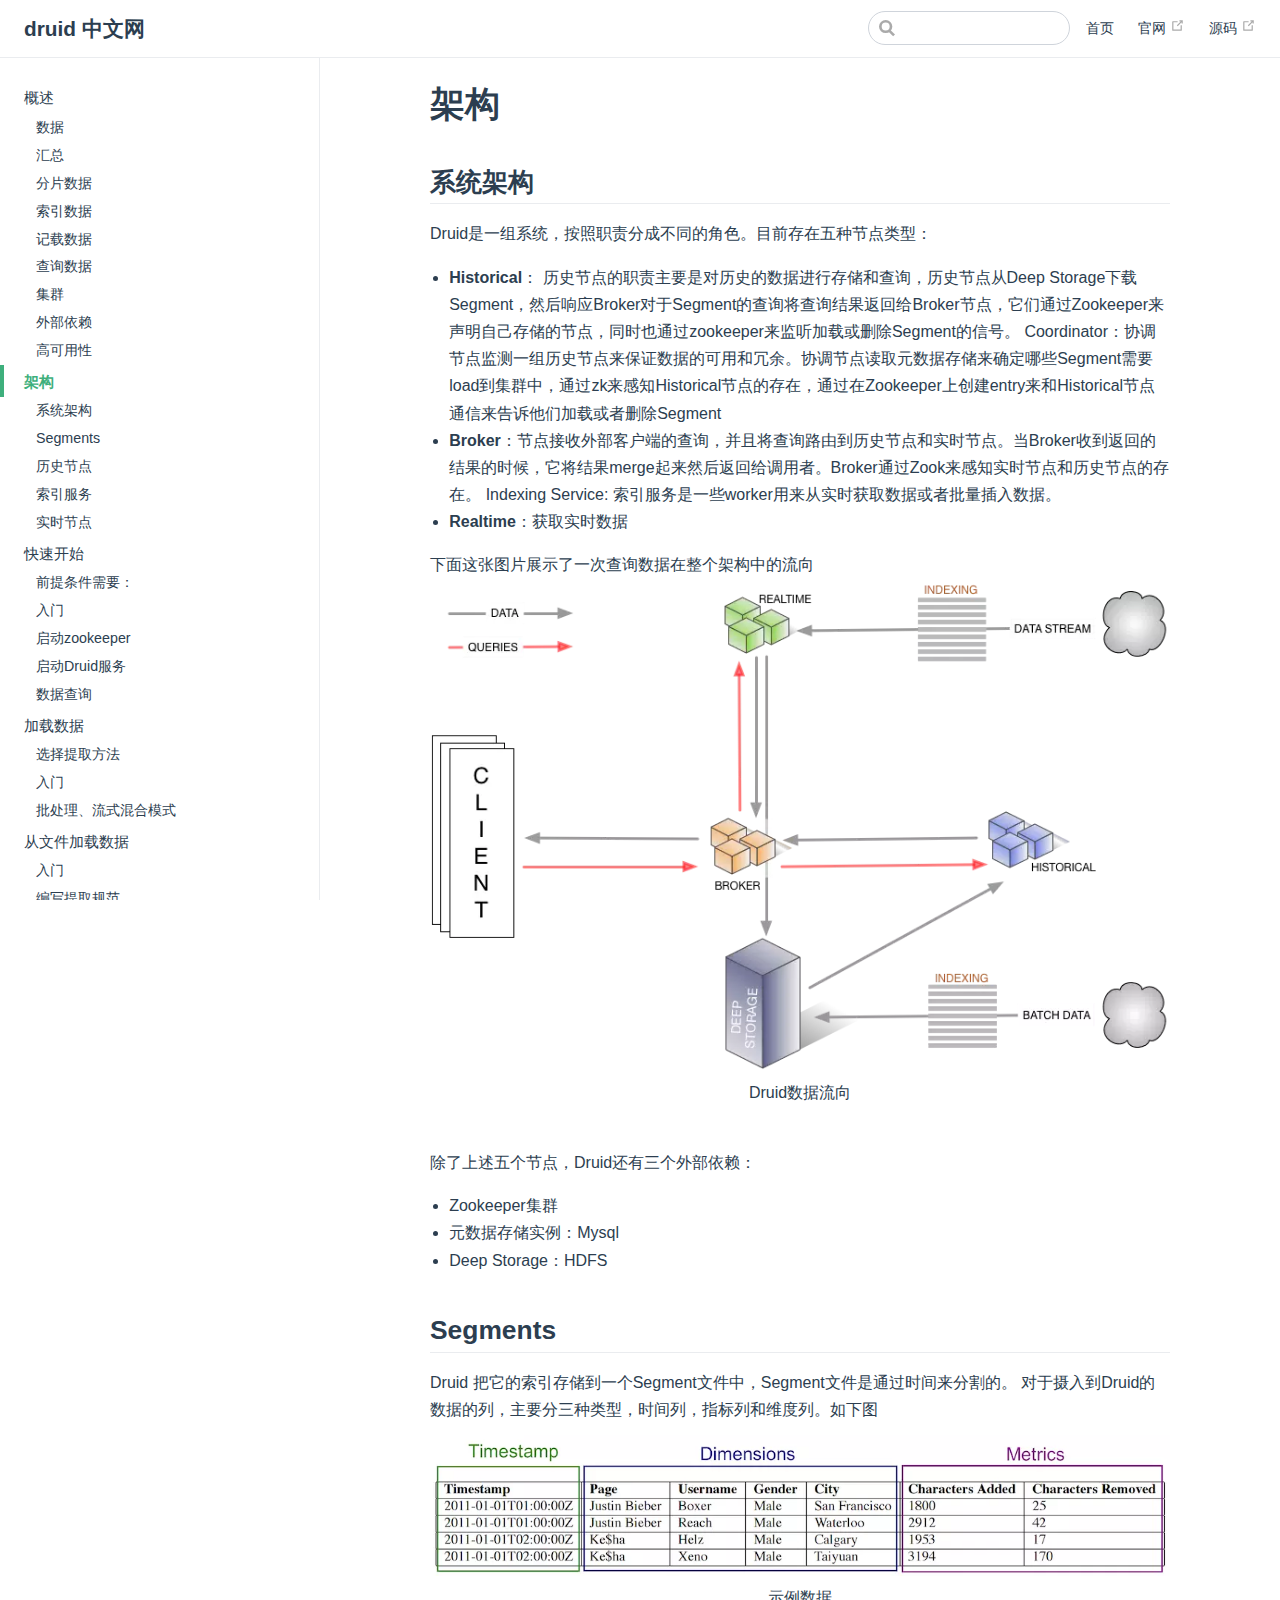
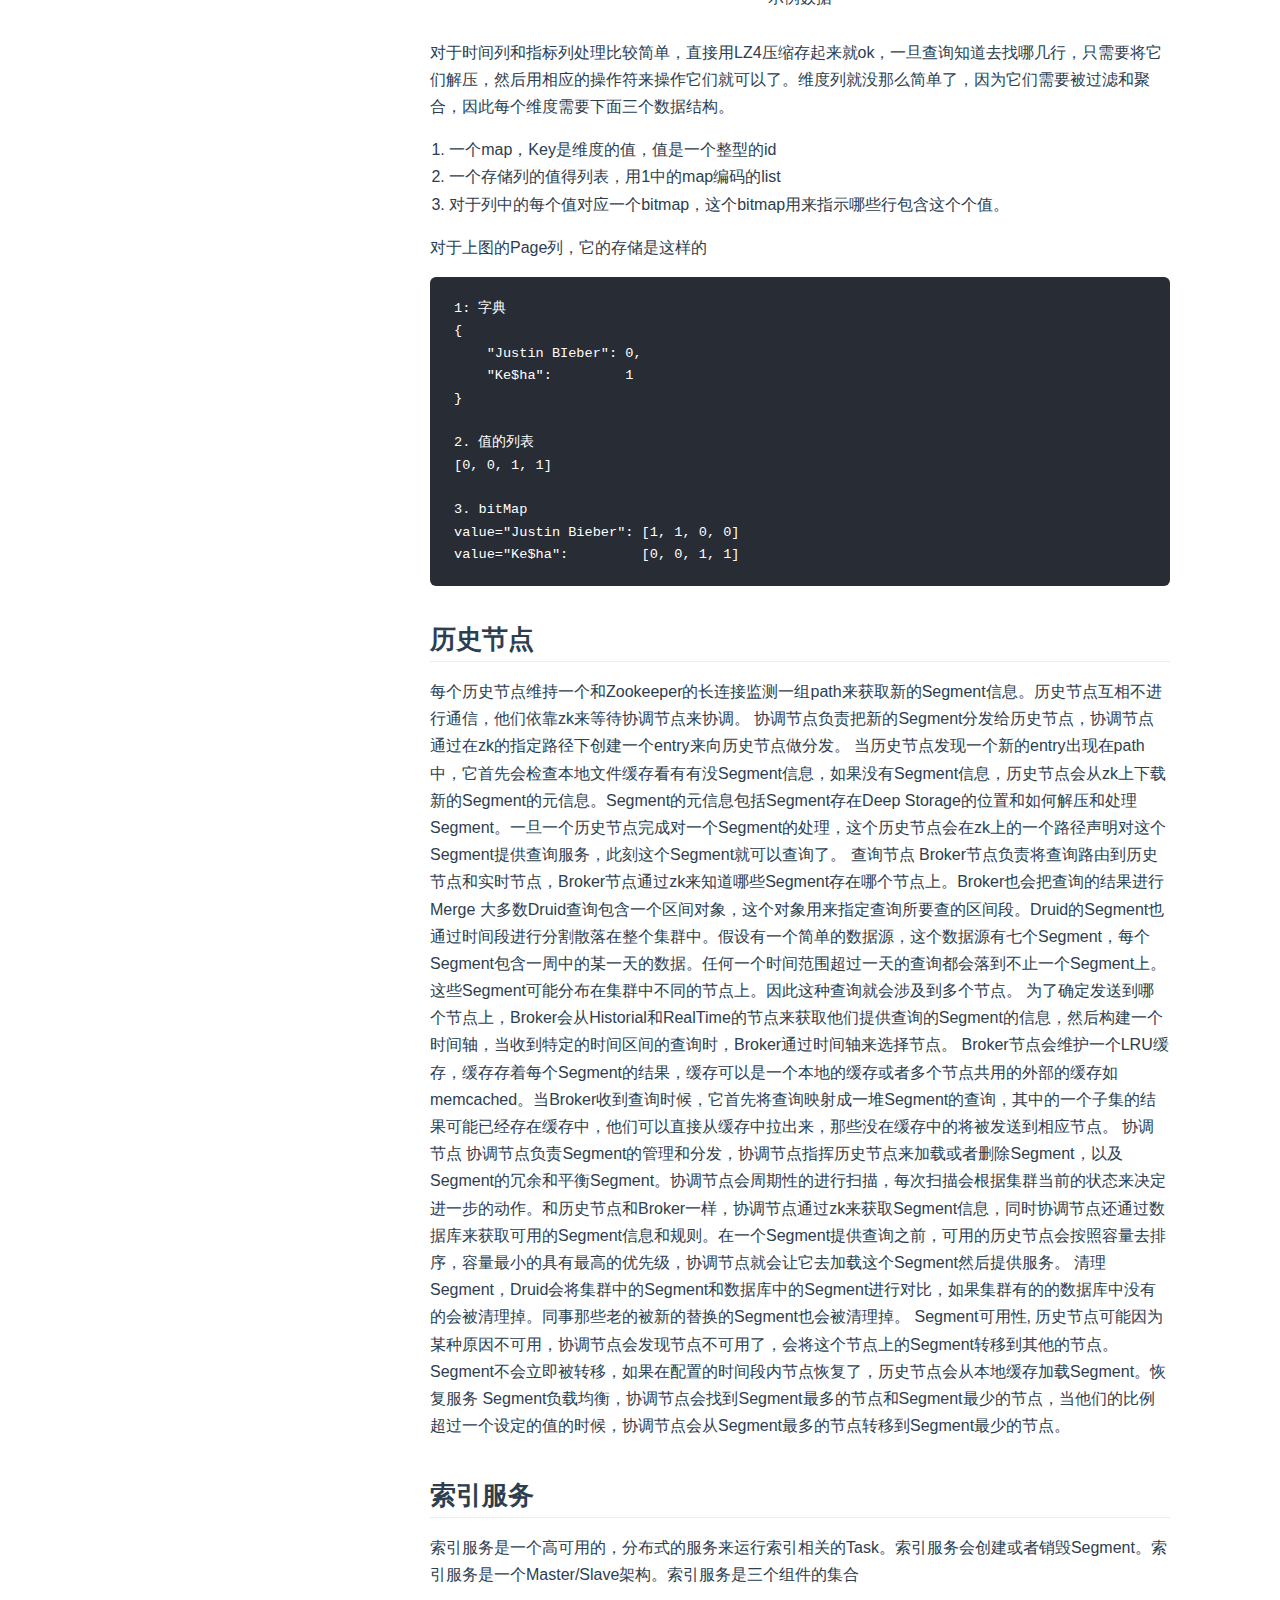
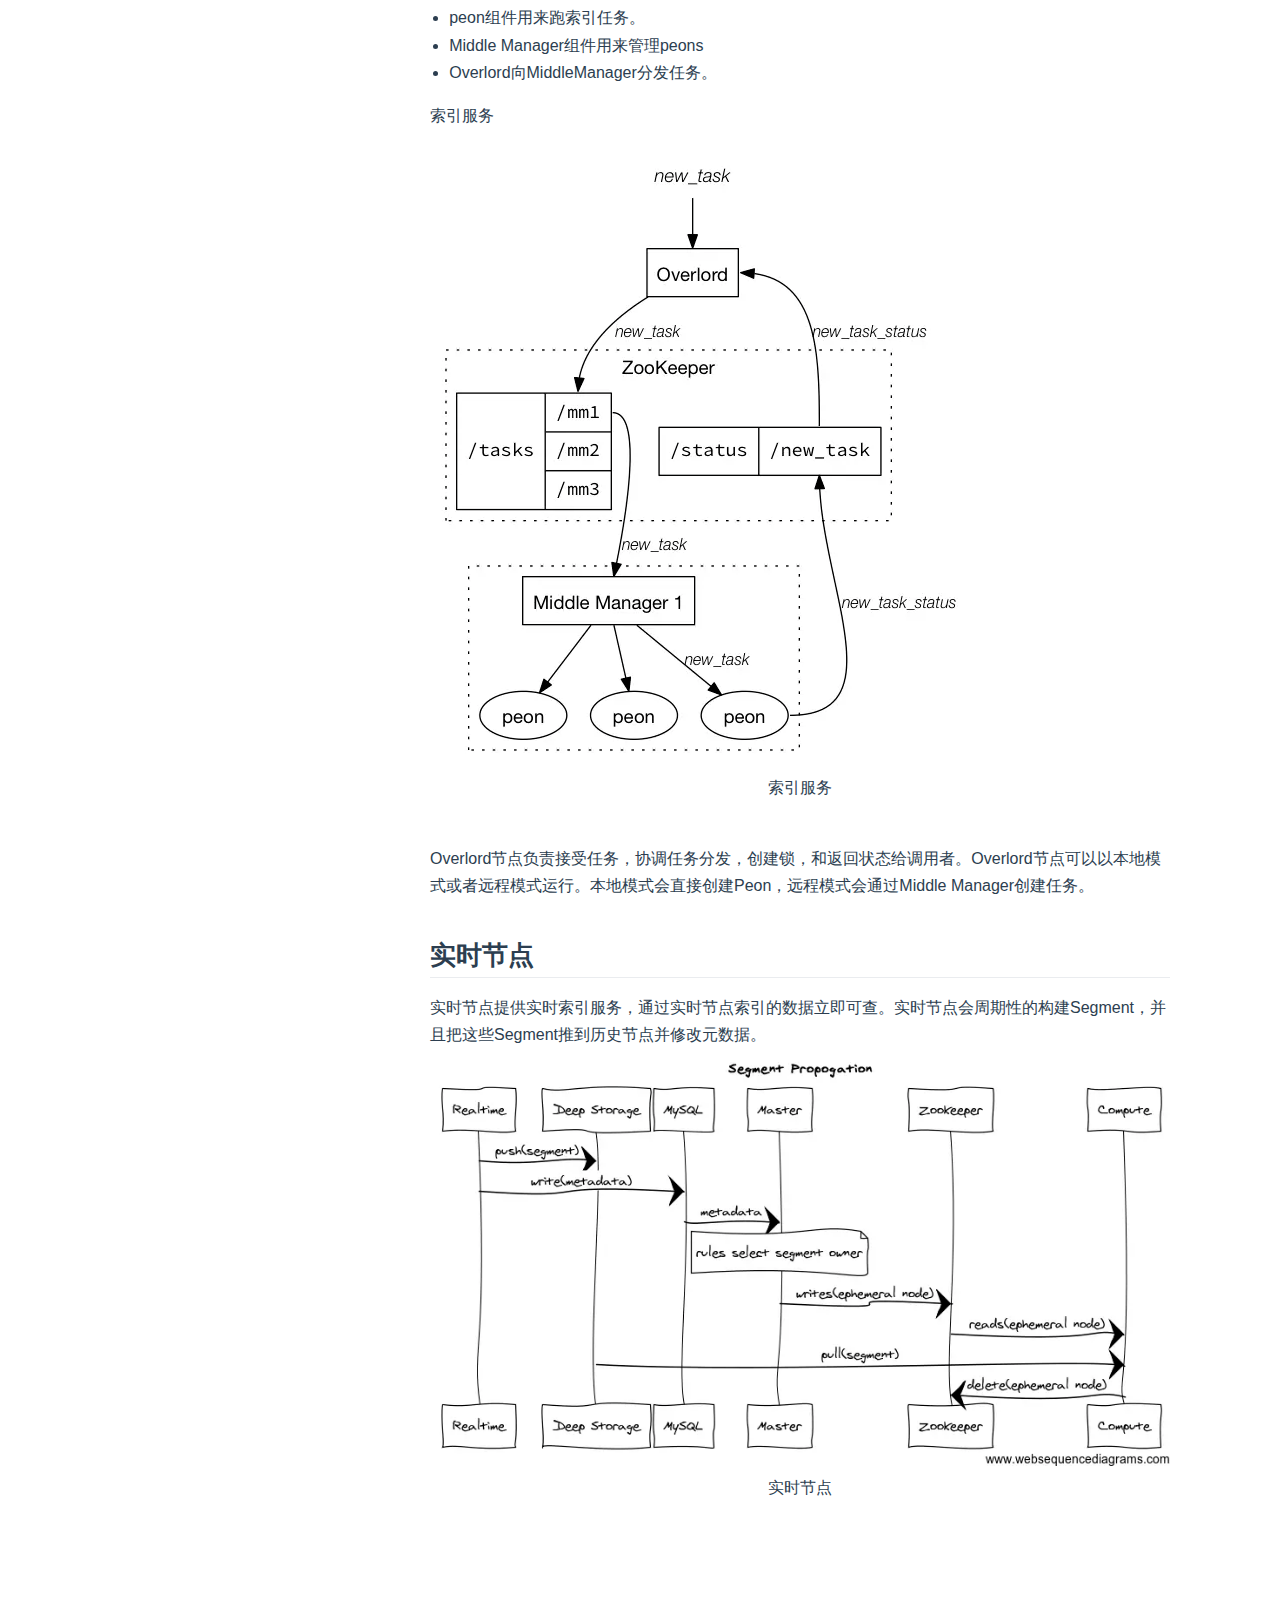
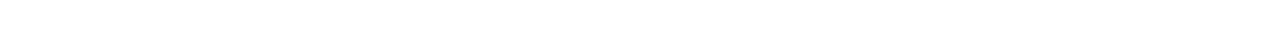
<file: 架构.html>
<!DOCTYPE html>
<html lang="en-US">
  <head>
    <meta charset="utf-8">
    <meta name="viewport" content="width=device-width,initial-scale=1">
    <title>架构 | druid 中文网</title>
    <meta name="description" content="Druid是一个专门针对事件数据的OLAP查询而设计的开源数据存储系统。此页面旨在为读者介绍关于Druid存储数据的高级概述，以及Druid集群的架构。">
    <link rel="icon" href="/imgs/favicon.png">
    
    <link rel="preload" href="/assets/css/0.styles.4ab36692.css" as="style"><link rel="preload" href="/assets/js/app.7684bae7.js" as="script"><link rel="preload" href="/assets/js/2.5dfb5464.js" as="script"><link rel="prefetch" href="/assets/js/10.c6568e35.js"><link rel="prefetch" href="/assets/js/11.8085fb6b.js"><link rel="prefetch" href="/assets/js/3.fdd76a05.js"><link rel="prefetch" href="/assets/js/4.b92890f1.js"><link rel="prefetch" href="/assets/js/5.a9510b1b.js"><link rel="prefetch" href="/assets/js/6.84f350a0.js"><link rel="prefetch" href="/assets/js/7.bf4683c9.js"><link rel="prefetch" href="/assets/js/8.af120a1b.js"><link rel="prefetch" href="/assets/js/9.2937fc3e.js">
    <link rel="stylesheet" href="/assets/css/0.styles.4ab36692.css">
  </head>
  <body>
    <div id="app" data-server-rendered="true"><div class="theme-container"><header class="navbar"><div class="sidebar-button"><svg xmlns="http://www.w3.org/2000/svg" aria-hidden="true" role="img" viewBox="0 0 448 512" class="icon"><path fill="currentColor" d="M436 124H12c-6.627 0-12-5.373-12-12V80c0-6.627 5.373-12 12-12h424c6.627 0 12 5.373 12 12v32c0 6.627-5.373 12-12 12zm0 160H12c-6.627 0-12-5.373-12-12v-32c0-6.627 5.373-12 12-12h424c6.627 0 12 5.373 12 12v32c0 6.627-5.373 12-12 12zm0 160H12c-6.627 0-12-5.373-12-12v-32c0-6.627 5.373-12 12-12h424c6.627 0 12 5.373 12 12v32c0 6.627-5.373 12-12 12z"></path></svg></div> <a href="/" class="home-link router-link-active"><!----> <span class="site-name">druid 中文网</span></a> <div class="links" style="max-width:nullpx;"><div class="search-box"><input aria-label="Search" autocomplete="off" spellcheck="false" value=""> <!----></div> <nav class="nav-links can-hide"><div class="nav-item"><a href="/" class="nav-link">首页</a></div><div class="nav-item"><a href="http://druid.io" target="_blank" rel="noopener noreferrer" class="nav-link external">
  官网
  <svg xmlns="http://www.w3.org/2000/svg" aria-hidden="true" x="0px" y="0px" viewBox="0 0 100 100" width="15" height="15" class="icon outbound"><path fill="currentColor" d="M18.8,85.1h56l0,0c2.2,0,4-1.8,4-4v-32h-8v28h-48v-48h28v-8h-32l0,0c-2.2,0-4,1.8-4,4v56C14.8,83.3,16.6,85.1,18.8,85.1z"></path> <polygon fill="currentColor" points="45.7,48.7 51.3,54.3 77.2,28.5 77.2,37.2 85.2,37.2 85.2,14.9 62.8,14.9 62.8,22.9 71.5,22.9"></polygon></svg></a></div><div class="nav-item"><a href="https://github.com/apache/incubator-druid" target="_blank" rel="noopener noreferrer" class="nav-link external">
  源码
  <svg xmlns="http://www.w3.org/2000/svg" aria-hidden="true" x="0px" y="0px" viewBox="0 0 100 100" width="15" height="15" class="icon outbound"><path fill="currentColor" d="M18.8,85.1h56l0,0c2.2,0,4-1.8,4-4v-32h-8v28h-48v-48h28v-8h-32l0,0c-2.2,0-4,1.8-4,4v56C14.8,83.3,16.6,85.1,18.8,85.1z"></path> <polygon fill="currentColor" points="45.7,48.7 51.3,54.3 77.2,28.5 77.2,37.2 85.2,37.2 85.2,14.9 62.8,14.9 62.8,22.9 71.5,22.9"></polygon></svg></a></div> <!----></nav></div></header> <div class="sidebar-mask"></div> <div class="sidebar"><nav class="nav-links"><div class="nav-item"><a href="/" class="nav-link">首页</a></div><div class="nav-item"><a href="http://druid.io" target="_blank" rel="noopener noreferrer" class="nav-link external">
  官网
  <svg xmlns="http://www.w3.org/2000/svg" aria-hidden="true" x="0px" y="0px" viewBox="0 0 100 100" width="15" height="15" class="icon outbound"><path fill="currentColor" d="M18.8,85.1h56l0,0c2.2,0,4-1.8,4-4v-32h-8v28h-48v-48h28v-8h-32l0,0c-2.2,0-4,1.8-4,4v56C14.8,83.3,16.6,85.1,18.8,85.1z"></path> <polygon fill="currentColor" points="45.7,48.7 51.3,54.3 77.2,28.5 77.2,37.2 85.2,37.2 85.2,14.9 62.8,14.9 62.8,22.9 71.5,22.9"></polygon></svg></a></div><div class="nav-item"><a href="https://github.com/apache/incubator-druid" target="_blank" rel="noopener noreferrer" class="nav-link external">
  源码
  <svg xmlns="http://www.w3.org/2000/svg" aria-hidden="true" x="0px" y="0px" viewBox="0 0 100 100" width="15" height="15" class="icon outbound"><path fill="currentColor" d="M18.8,85.1h56l0,0c2.2,0,4-1.8,4-4v-32h-8v28h-48v-48h28v-8h-32l0,0c-2.2,0-4,1.8-4,4v56C14.8,83.3,16.6,85.1,18.8,85.1z"></path> <polygon fill="currentColor" points="45.7,48.7 51.3,54.3 77.2,28.5 77.2,37.2 85.2,37.2 85.2,14.9 62.8,14.9 62.8,22.9 71.5,22.9"></polygon></svg></a></div> <!----></nav>  <ul class="sidebar-links"><li><a href="/" class="sidebar-link">概述</a><ul class="sidebar-sub-headers"><li class="sidebar-sub-header"><a href="/#数据" class="sidebar-link">数据</a></li><li class="sidebar-sub-header"><a href="/#汇总" class="sidebar-link">汇总</a></li><li class="sidebar-sub-header"><a href="/#分片数据" class="sidebar-link">分片数据</a></li><li class="sidebar-sub-header"><a href="/#索引数据" class="sidebar-link">索引数据</a></li><li class="sidebar-sub-header"><a href="/#记载数据" class="sidebar-link">记载数据</a></li><li class="sidebar-sub-header"><a href="/#查询数据" class="sidebar-link">查询数据</a></li><li class="sidebar-sub-header"><a href="/#集群" class="sidebar-link">集群</a></li><li class="sidebar-sub-header"><a href="/#外部依赖" class="sidebar-link">外部依赖</a></li><li class="sidebar-sub-header"><a href="/#高可用性" class="sidebar-link">高可用性</a></li></ul></li><li><a href="/架构.html" class="active sidebar-link">架构</a><ul class="sidebar-sub-headers"><li class="sidebar-sub-header"><a href="/架构.html#系统架构" class="sidebar-link">系统架构</a></li><li class="sidebar-sub-header"><a href="/架构.html#segments" class="sidebar-link">Segments</a></li><li class="sidebar-sub-header"><a href="/架构.html#历史节点" class="sidebar-link">历史节点</a></li><li class="sidebar-sub-header"><a href="/架构.html#索引服务" class="sidebar-link">索引服务</a></li><li class="sidebar-sub-header"><a href="/架构.html#实时节点" class="sidebar-link">实时节点</a></li></ul></li><li><a href="/快速开始.html" class="sidebar-link">快速开始</a><ul class="sidebar-sub-headers"><li class="sidebar-sub-header"><a href="/快速开始.html#前提条件需要：" class="sidebar-link">前提条件需要：</a></li><li class="sidebar-sub-header"><a href="/快速开始.html#入门" class="sidebar-link">入门</a></li><li class="sidebar-sub-header"><a href="/快速开始.html#启动zookeeper" class="sidebar-link">启动zookeeper</a></li><li class="sidebar-sub-header"><a href="/快速开始.html#启动druid服务" class="sidebar-link">启动Druid服务</a></li><li class="sidebar-sub-header"><a href="/快速开始.html#数据查询" class="sidebar-link">数据查询</a></li></ul></li><li><a href="/加载数据.html" class="sidebar-link">加载数据</a><ul class="sidebar-sub-headers"><li class="sidebar-sub-header"><a href="/加载数据.html#选择提取方法" class="sidebar-link">选择提取方法</a></li><li class="sidebar-sub-header"><a href="/加载数据.html#入门" class="sidebar-link">入门</a></li><li class="sidebar-sub-header"><a href="/加载数据.html#批处理、流式混合模式" class="sidebar-link">批处理、流式混合模式</a></li></ul></li><li><a href="/从文件加载数据.html" class="sidebar-link">从文件加载数据</a><ul class="sidebar-sub-headers"><li class="sidebar-sub-header"><a href="/从文件加载数据.html#入门" class="sidebar-link">入门</a></li><li class="sidebar-sub-header"><a href="/从文件加载数据.html#编写提取规范" class="sidebar-link">编写提取规范</a></li><li class="sidebar-sub-header"><a href="/从文件加载数据.html#运行任务" class="sidebar-link">运行任务</a></li><li class="sidebar-sub-header"><a href="/从文件加载数据.html#数据查询" class="sidebar-link">数据查询</a></li></ul></li><li><a href="/从流数据加载数据.html" class="sidebar-link">从流数据加载数据</a><ul class="sidebar-sub-headers"><li class="sidebar-sub-header"><a href="/从流数据加载数据.html#入门" class="sidebar-link">入门</a></li><li class="sidebar-sub-header"><a href="/从流数据加载数据.html#编写数据提取规范" class="sidebar-link">编写数据提取规范</a></li><li class="sidebar-sub-header"><a href="/从流数据加载数据.html#重启服务" class="sidebar-link">重启服务</a></li><li class="sidebar-sub-header"><a href="/从流数据加载数据.html#发送数据" class="sidebar-link">发送数据</a></li><li class="sidebar-sub-header"><a href="/从流数据加载数据.html#数据查询" class="sidebar-link">数据查询</a></li></ul></li><li><a href="/从kafka加载数据.html" class="sidebar-link">从kafka加载数据</a><ul class="sidebar-sub-headers"><li class="sidebar-sub-header"><a href="/从kafka加载数据.html#入门" class="sidebar-link">入门</a></li><li class="sidebar-sub-header"><a href="/从kafka加载数据.html#启动kafka" class="sidebar-link">启动kafka</a></li><li class="sidebar-sub-header"><a href="/从kafka加载数据.html#发送示例数据" class="sidebar-link">发送示例数据</a></li><li class="sidebar-sub-header"><a href="/从kafka加载数据.html#数据查询" class="sidebar-link">数据查询</a></li></ul></li><li><a href="/集群.html" class="sidebar-link">集群</a><ul class="sidebar-sub-headers"><li class="sidebar-sub-header"><a href="/集群.html#硬件要求" class="sidebar-link">硬件要求</a></li><li class="sidebar-sub-header"><a href="/集群.html#操作系统" class="sidebar-link">操作系统</a></li><li class="sidebar-sub-header"><a href="/集群.html#下载集群" class="sidebar-link">下载集群</a></li><li class="sidebar-sub-header"><a href="/集群.html#配置deep-storage" class="sidebar-link">配置deep storage</a></li><li class="sidebar-sub-header"><a href="/集群.html#配置tranquility服务器-可选" class="sidebar-link">配置Tranquility服务器 (可选)</a></li><li class="sidebar-sub-header"><a href="/集群.html#配置tranquility-kafka-可选" class="sidebar-link">配置Tranquility Kafka (可选)</a></li><li class="sidebar-sub-header"><a href="/集群.html#配置hadoop-可选" class="sidebar-link">配置Hadoop (可选)</a></li><li class="sidebar-sub-header"><a href="/集群.html#配置druid-coordination" class="sidebar-link">配置Druid coordination</a></li><li class="sidebar-sub-header"><a href="/集群.html#调整服务查询druid进程" class="sidebar-link">调整服务查询Druid进程</a></li><li class="sidebar-sub-header"><a href="/集群.html#调整druid-brokers" class="sidebar-link">调整Druid Brokers</a></li><li class="sidebar-sub-header"><a href="/集群.html#端口开通" class="sidebar-link">端口开通</a></li><li class="sidebar-sub-header"><a href="/集群.html#启动coordinator-overlord-zookeeper-metadata-store" class="sidebar-link">启动Coordinator, Overlord, Zookeeper,  metadata store</a></li><li class="sidebar-sub-header"><a href="/集群.html#启动historicals和middlemanagers" class="sidebar-link">启动Historicals和MiddleManagers</a></li><li class="sidebar-sub-header"><a href="/集群.html#启动druid-broker" class="sidebar-link">启动Druid Broker</a></li></ul></li></ul> </div> <div class="page"> <div class="content"><h1 id="架构"><a href="#架构" aria-hidden="true" class="header-anchor">#</a> 架构</h1> <h2 id="系统架构"><a href="#系统架构" aria-hidden="true" class="header-anchor">#</a> 系统架构</h2> <p>Druid是一组系统，按照职责分成不同的角色。目前存在五种节点类型：</p> <ul><li><strong>Historical</strong>： 历史节点的职责主要是对历史的数据进行存储和查询，历史节点从Deep Storage下载Segment，然后响应Broker对于Segment的查询将查询结果返回给Broker节点，它们通过Zookeeper来声明自己存储的节点，同时也通过zookeeper来监听加载或删除Segment的信号。
Coordinator：协调节点监测一组历史节点来保证数据的可用和冗余。协调节点读取元数据存储来确定哪些Segment需要load到集群中，通过zk来感知Historical节点的存在，通过在Zookeeper上创建entry来和Historical节点通信来告诉他们加载或者删除Segment</li> <li><strong>Broker</strong>：节点接收外部客户端的查询，并且将查询路由到历史节点和实时节点。当Broker收到返回的结果的时候，它将结果merge起来然后返回给调用者。Broker通过Zook来感知实时节点和历史节点的存在。
Indexing Service: 索引服务是一些worker用来从实时获取数据或者批量插入数据。</li> <li><strong>Realtime</strong>：获取实时数据</li></ul> <p>下面这张图片展示了一次查询数据在整个架构中的流向
<img src="/assets/img/1.819eca8a.png" alt="Druid数据流向"> <center>Druid数据流向</center><br></p> <p>除了上述五个节点，Druid还有三个外部依赖：</p> <ul><li>Zookeeper集群</li> <li>元数据存储实例：Mysql</li> <li>Deep Storage：HDFS</li></ul> <h2 id="segments"><a href="#segments" aria-hidden="true" class="header-anchor">#</a> Segments</h2> <p>Druid 把它的索引存储到一个Segment文件中，Segment文件是通过时间来分割的。
对于摄入到Druid的数据的列，主要分三种类型，时间列，指标列和维度列。如下图
<img src="/assets/img/2.f43f41c6.png" alt="示例数据"> <center>示例数据</center><br>
对于时间列和指标列处理比较简单，直接用LZ4压缩存起来就ok，一旦查询知道去找哪几行，只需要将它们解压，然后用相应的操作符来操作它们就可以了。维度列就没那么简单了，因为它们需要被过滤和聚合，因此每个维度需要下面三个数据结构。</p> <ol><li>一个map，Key是维度的值，值是一个整型的id</li> <li>一个存储列的值得列表，用1中的map编码的list</li> <li>对于列中的每个值对应一个bitmap，这个bitmap用来指示哪些行包含这个个值。</li></ol> <p>对于上图的Page列，它的存储是这样的</p> <div class="language- extra-class"><pre class="language-text"><code>1: 字典
{
    &quot;Justin BIeber&quot;: 0,
    &quot;Ke$ha&quot;:         1
}

2. 值的列表
[0, 0, 1, 1]

3. bitMap
value=&quot;Justin Bieber&quot;: [1, 1, 0, 0]
value=&quot;Ke$ha&quot;:         [0, 0, 1, 1]
</code></pre></div><h2 id="历史节点"><a href="#历史节点" aria-hidden="true" class="header-anchor">#</a> 历史节点</h2> <p>每个历史节点维持一个和Zookeeper的长连接监测一组path来获取新的Segment信息。历史节点互相不进行通信，他们依靠zk来等待协调节点来协调。
协调节点负责把新的Segment分发给历史节点，协调节点通过在zk的指定路径下创建一个entry来向历史节点做分发。
当历史节点发现一个新的entry出现在path中，它首先会检查本地文件缓存看有有没Segment信息，如果没有Segment信息，历史节点会从zk上下载新的Segment的元信息。Segment的元信息包括Segment存在Deep Storage的位置和如何解压和处理Segment。一旦一个历史节点完成对一个Segment的处理，这个历史节点会在zk上的一个路径声明对这个Segment提供查询服务，此刻这个Segment就可以查询了。
查询节点
Broker节点负责将查询路由到历史节点和实时节点，Broker节点通过zk来知道哪些Segment存在哪个节点上。Broker也会把查询的结果进行Merge
大多数Druid查询包含一个区间对象，这个对象用来指定查询所要查的区间段。Druid的Segment也通过时间段进行分割散落在整个集群中。假设有一个简单的数据源，这个数据源有七个Segment，每个Segment包含一周中的某一天的数据。任何一个时间范围超过一天的查询都会落到不止一个Segment上。这些Segment可能分布在集群中不同的节点上。因此这种查询就会涉及到多个节点。
为了确定发送到哪个节点上，Broker会从Historial和RealTime的节点来获取他们提供查询的Segment的信息，然后构建一个时间轴，当收到特定的时间区间的查询时，Broker通过时间轴来选择节点。
Broker节点会维护一个LRU缓存，缓存存着每个Segment的结果，缓存可以是一个本地的缓存或者多个节点共用的外部的缓存如 memcached。当Broker收到查询时候，它首先将查询映射成一堆Segment的查询，其中的一个子集的结果可能已经存在缓存中，他们可以直接从缓存中拉出来，那些没在缓存中的将被发送到相应节点。
协调节点
协调节点负责Segment的管理和分发，协调节点指挥历史节点来加载或者删除Segment，以及Segment的冗余和平衡Segment。协调节点会周期性的进行扫描，每次扫描会根据集群当前的状态来决定进一步的动作。和历史节点和Broker一样，协调节点通过zk来获取Segment信息，同时协调节点还通过数据库来获取可用的Segment信息和规则。在一个Segment提供查询之前，可用的历史节点会按照容量去排序，容量最小的具有最高的优先级，协调节点就会让它去加载这个Segment然后提供服务。
清理Segment，Druid会将集群中的Segment和数据库中的Segment进行对比，如果集群有的的数据库中没有的会被清理掉。同事那些老的被新的替换的Segment也会被清理掉。
Segment可用性, 历史节点可能因为某种原因不可用，协调节点会发现节点不可用了，会将这个节点上的Segment转移到其他的节点。Segment不会立即被转移，如果在配置的时间段内节点恢复了，历史节点会从本地缓存加载Segment。恢复服务
Segment负载均衡，协调节点会找到Segment最多的节点和Segment最少的节点，当他们的比例超过一个设定的值的时候，协调节点会从Segment最多的节点转移到Segment最少的节点。</p> <h2 id="索引服务"><a href="#索引服务" aria-hidden="true" class="header-anchor">#</a> 索引服务</h2> <p>索引服务是一个高可用的，分布式的服务来运行索引相关的Task。索引服务会创建或者销毁Segment。索引服务是一个Master/Slave架构。索引服务是三个组件的集合</p> <ul><li>peon组件用来跑索引任务。</li> <li>Middle Manager组件用来管理peons</li> <li>Overlord向MiddleManager分发任务。</li></ul> <p>索引服务</p> <p><img src="/assets/img/3.8074b72e.png" alt="索引服务"> <center>索引服务</center><br></p> <p>Overlord节点负责接受任务，协调任务分发，创建锁，和返回状态给调用者。Overlord节点可以以本地模式或者远程模式运行。本地模式会直接创建Peon，远程模式会通过Middle Manager创建任务。</p> <h2 id="实时节点"><a href="#实时节点" aria-hidden="true" class="header-anchor">#</a> 实时节点</h2> <p>实时节点提供实时索引服务，通过实时节点索引的数据立即可查。实时节点会周期性的构建Segment，并且把这些Segment推到历史节点并修改元数据。
<img src="/assets/img/4.77aa2ac3.png" alt="实时节点"> <center>实时节点</center><br></p></div> <div class="page-edit"><!----> <!----></div> <!----> </div> <!----></div></div>
    <script src="/assets/js/app.7684bae7.js" defer></script><script src="/assets/js/2.5dfb5464.js" defer></script>
  </body>
</html>
</file>
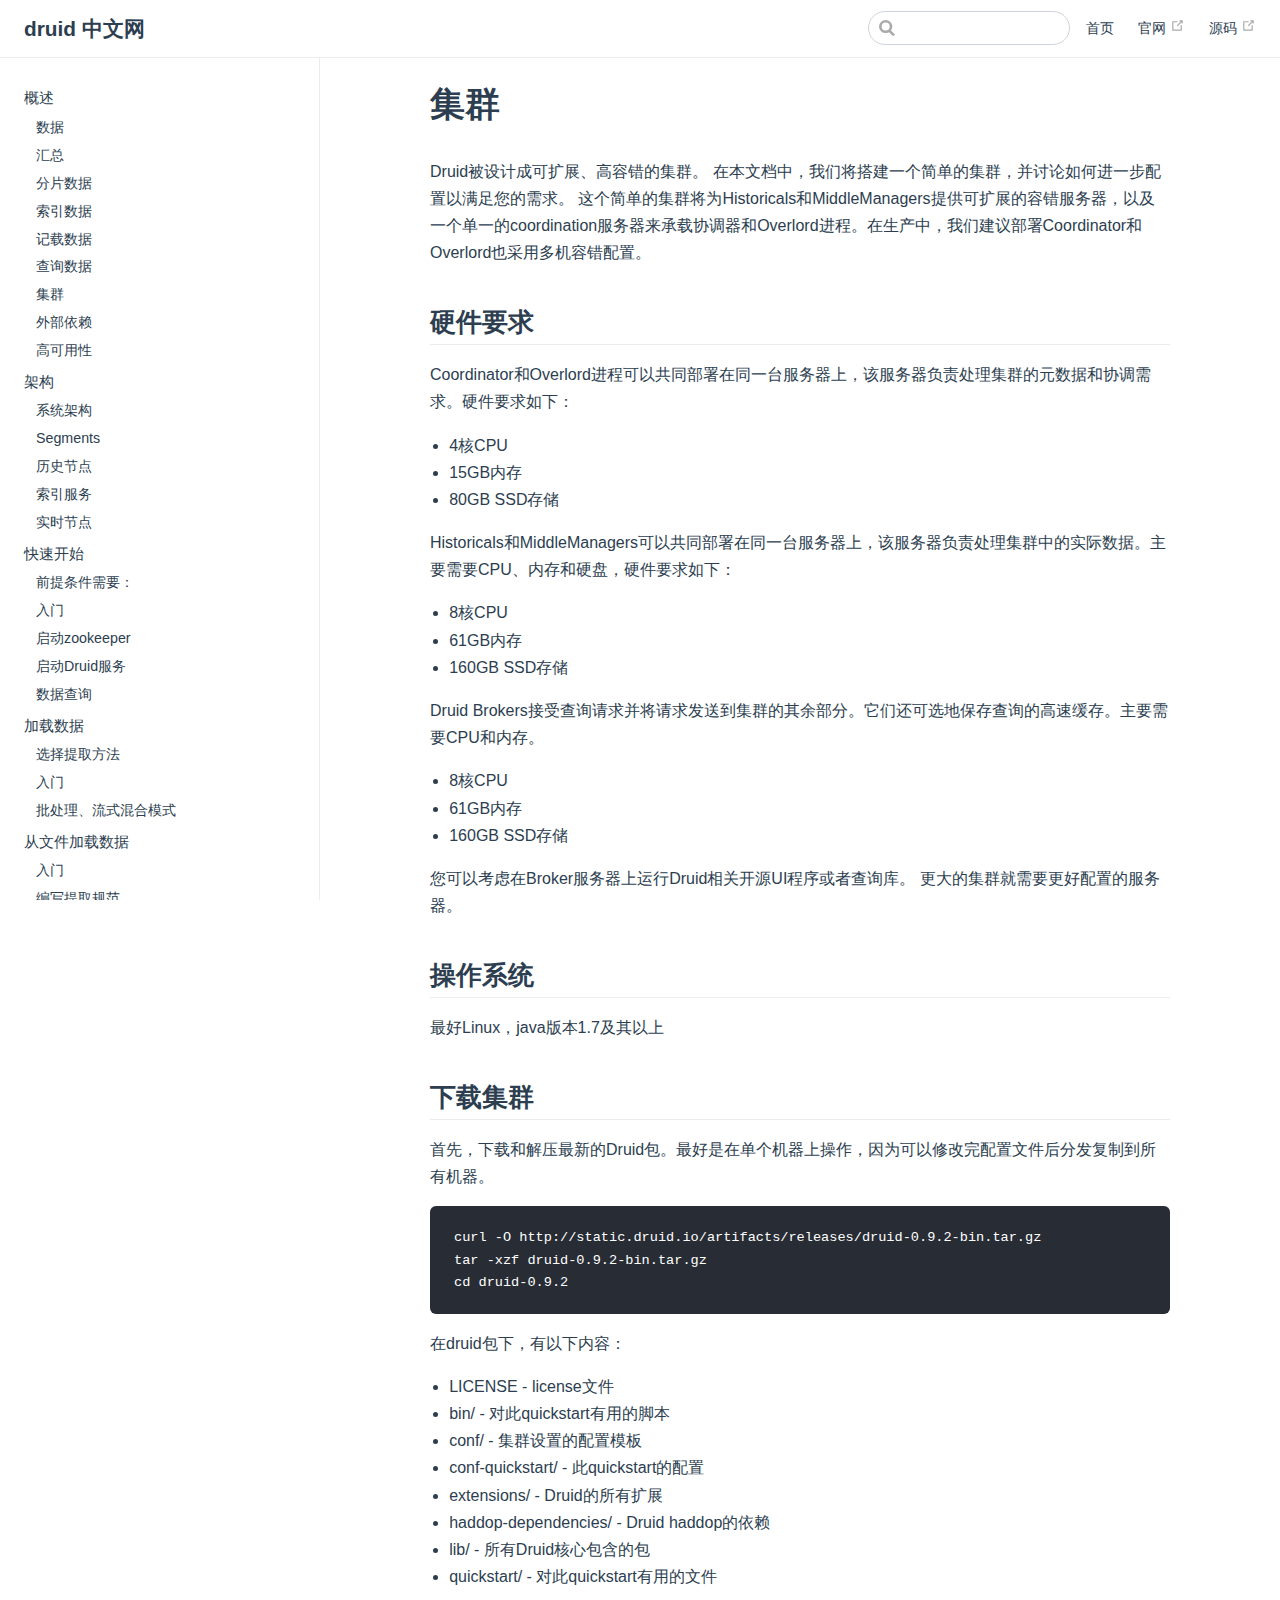
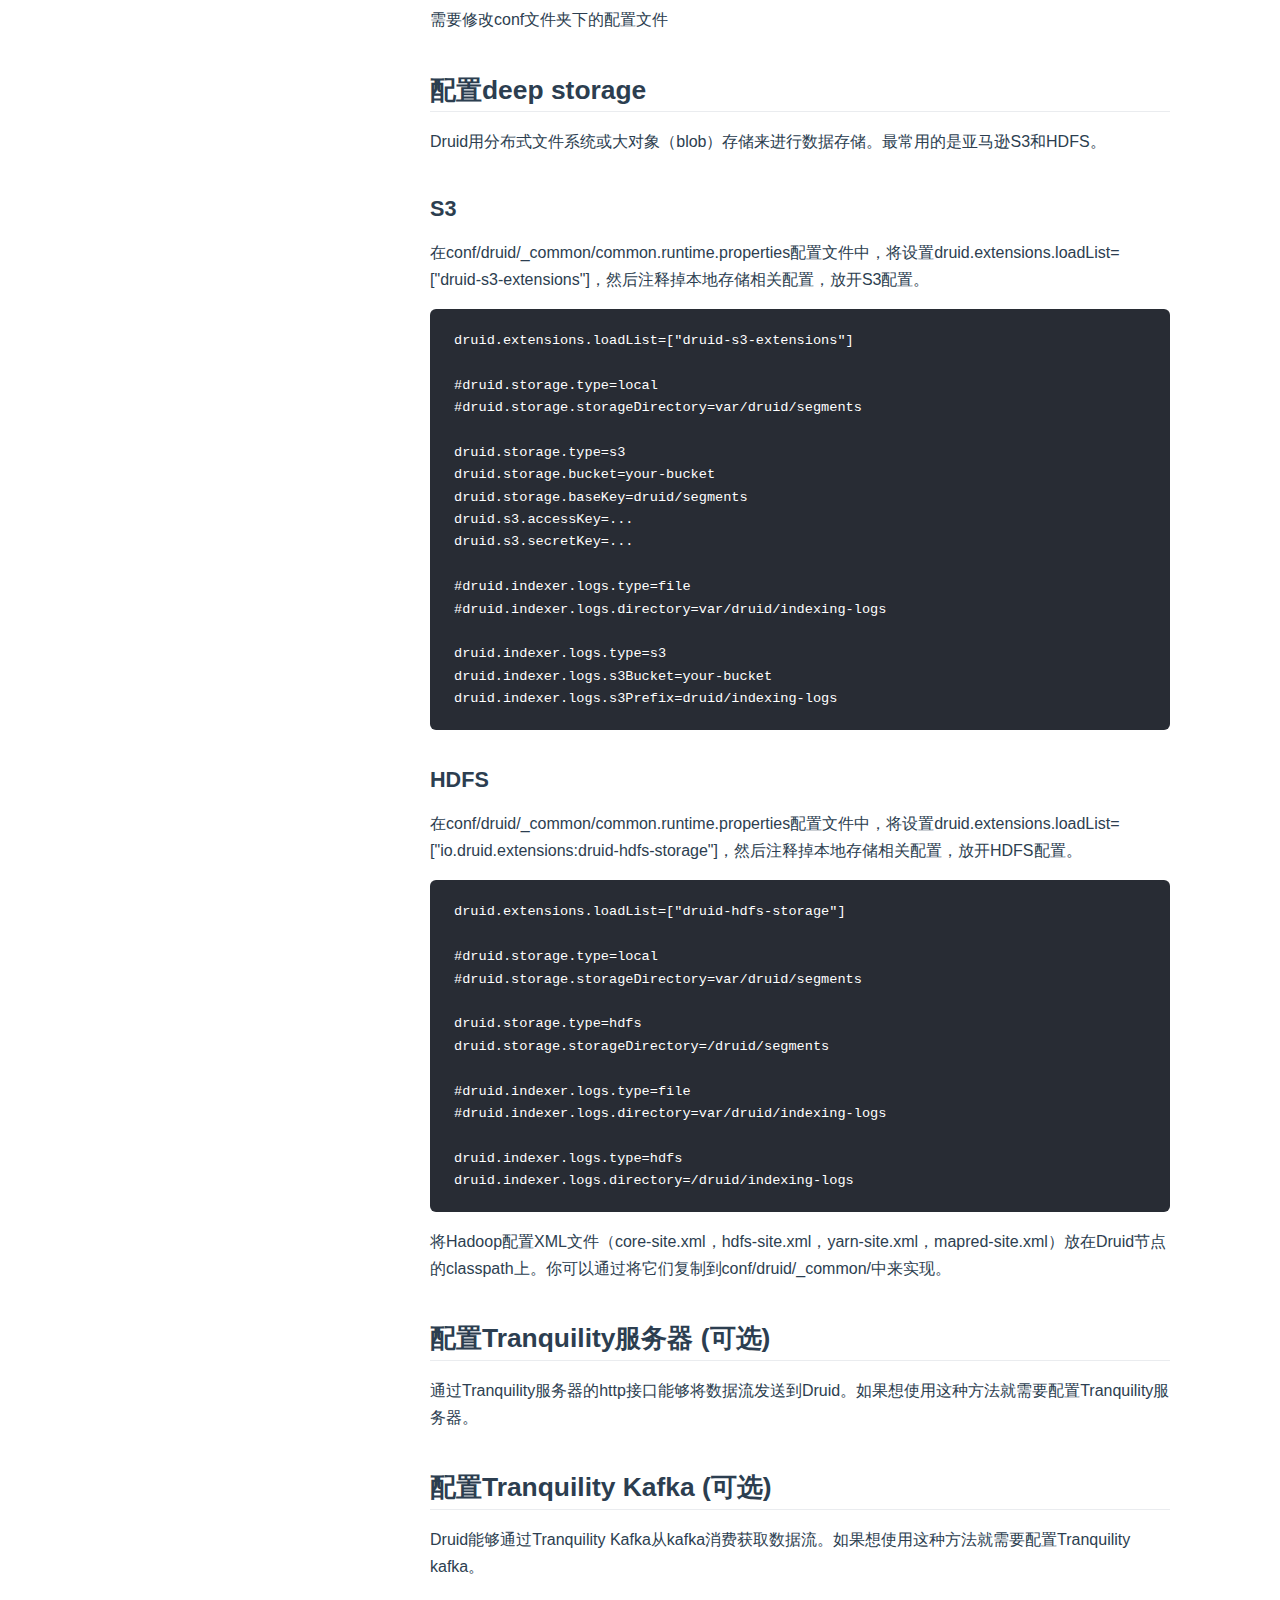
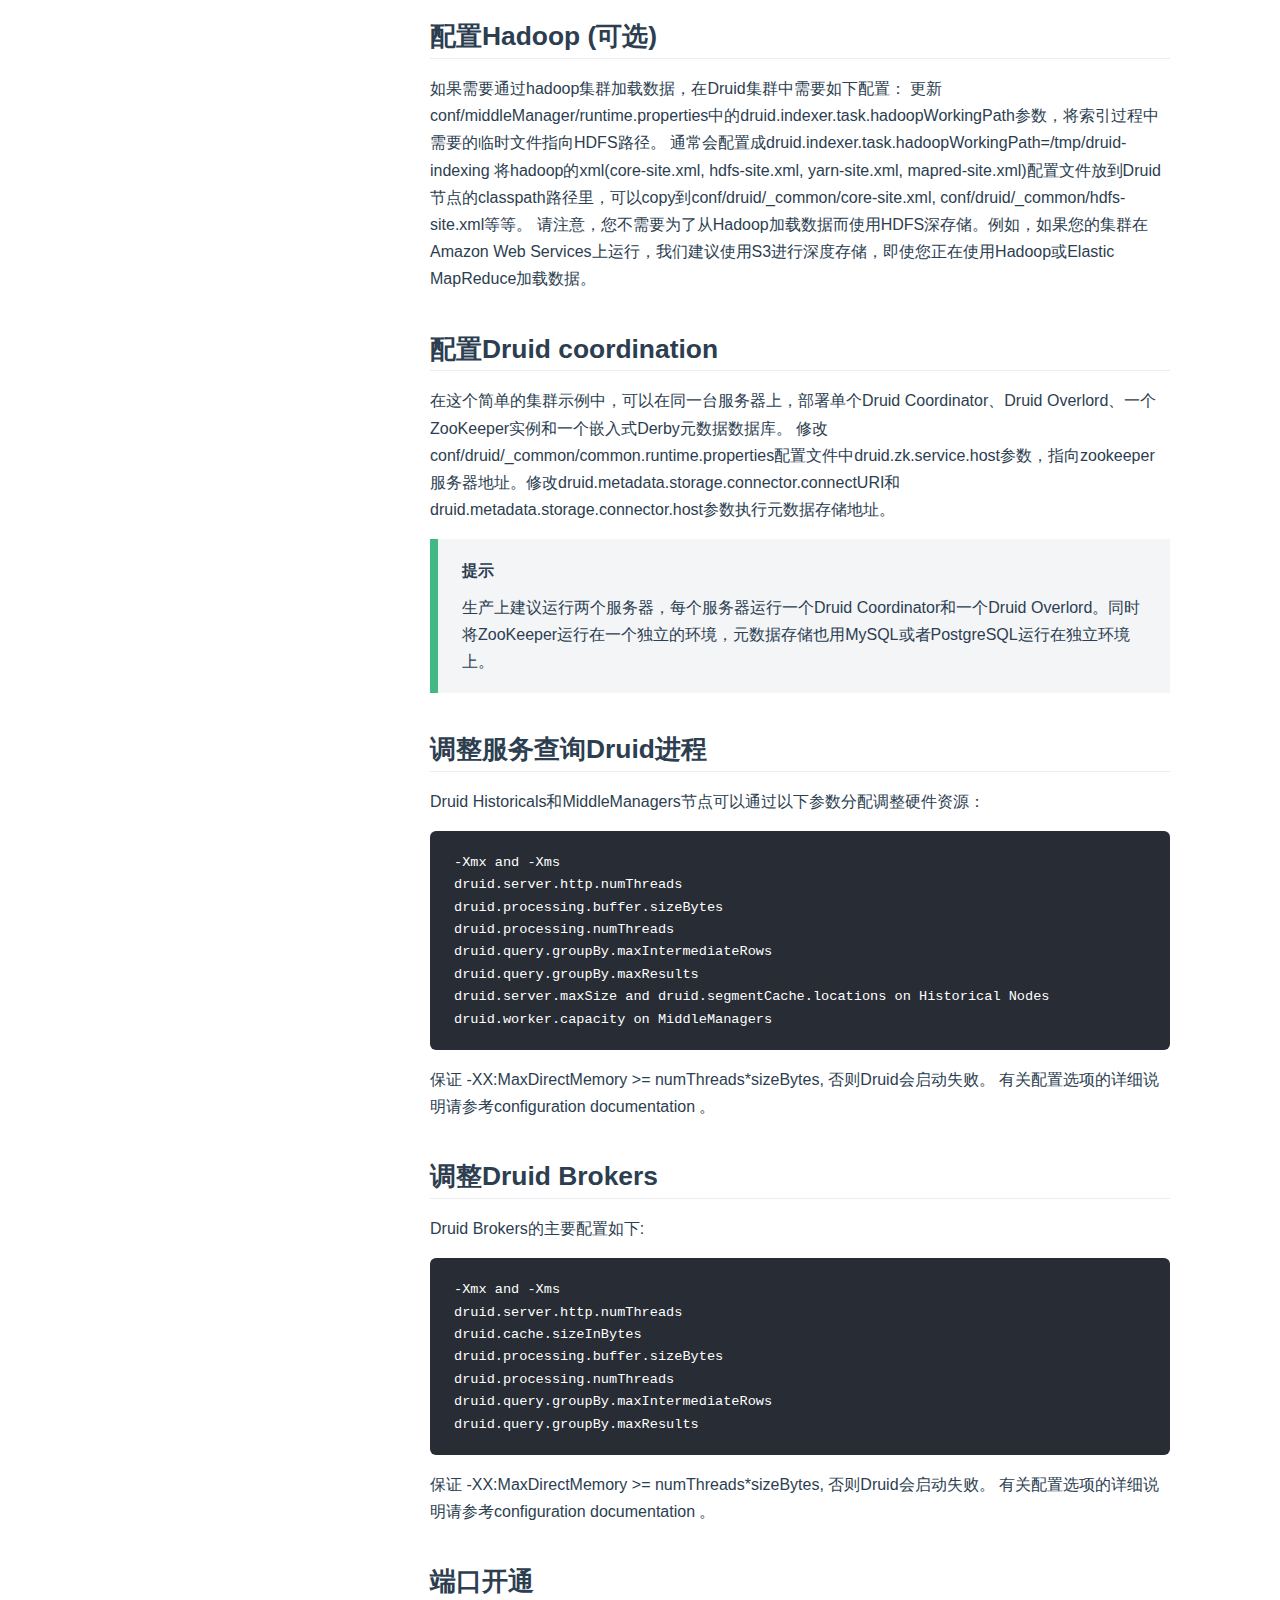
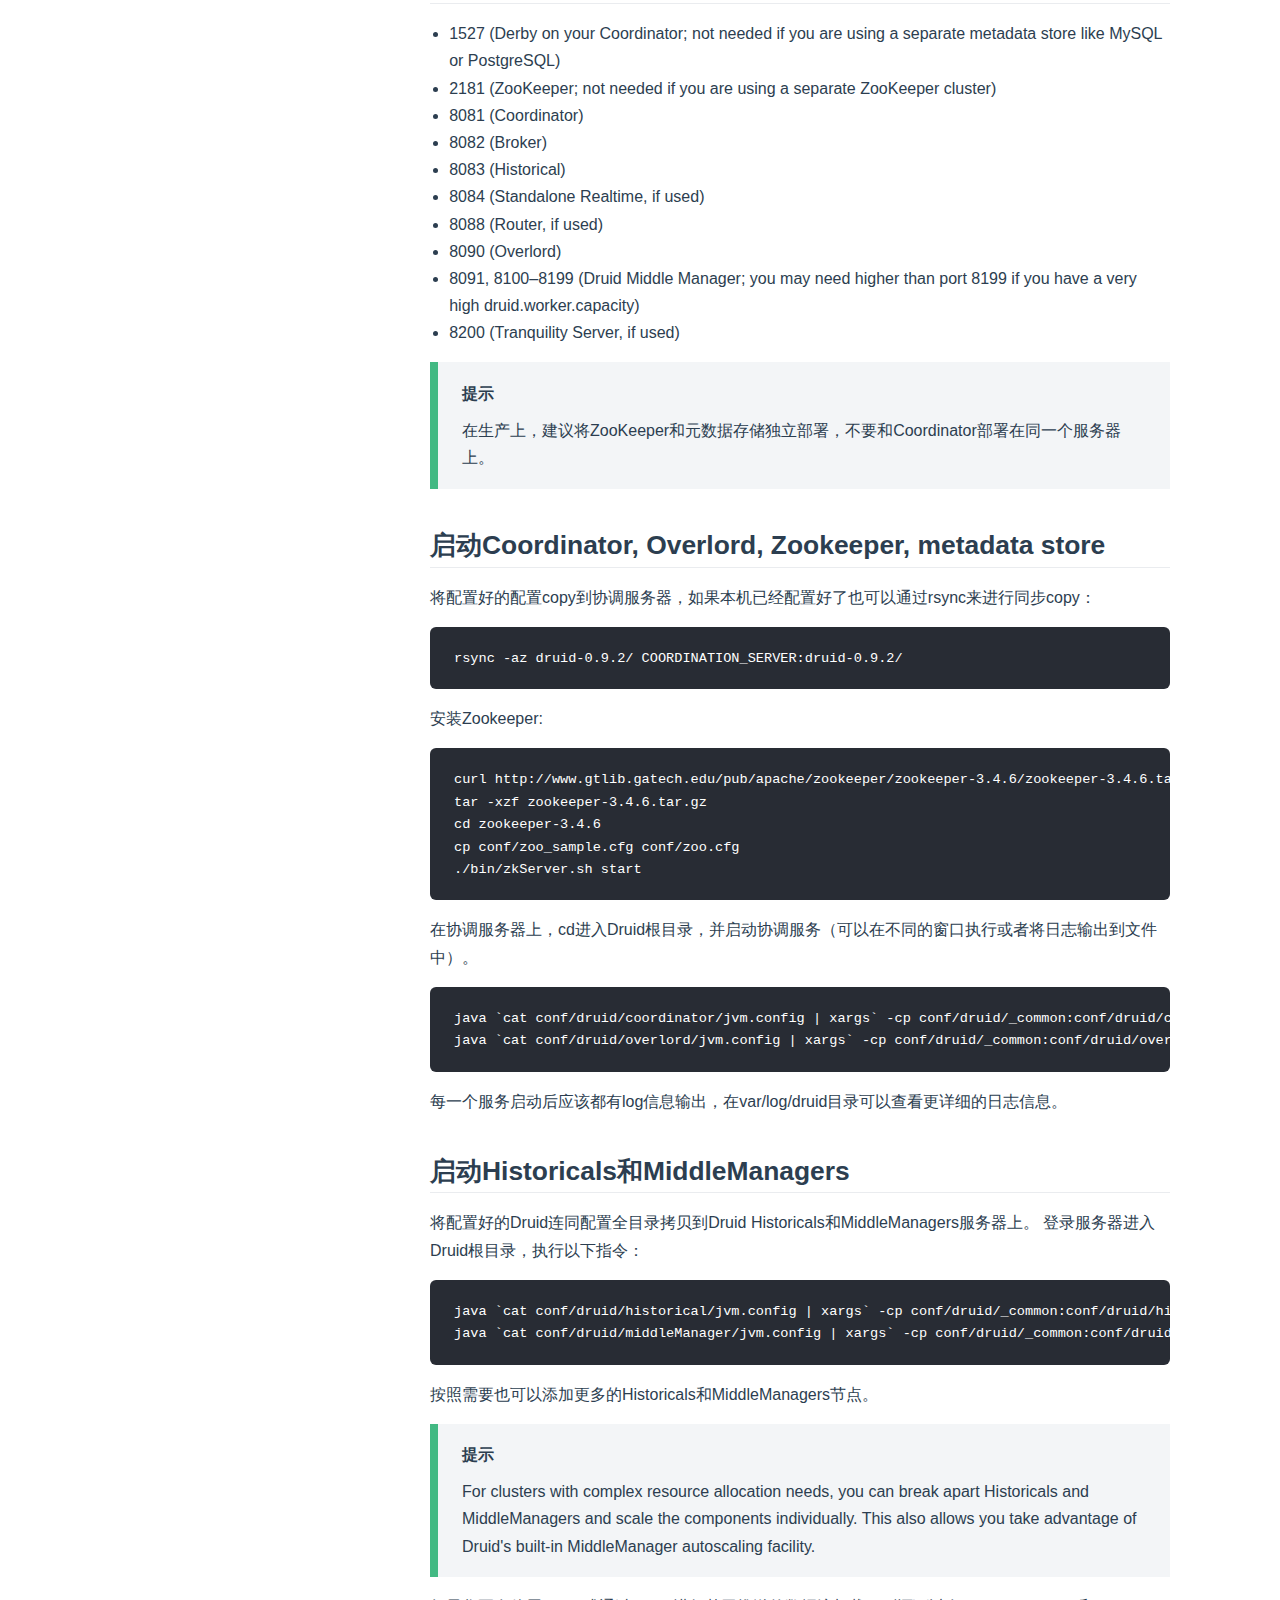
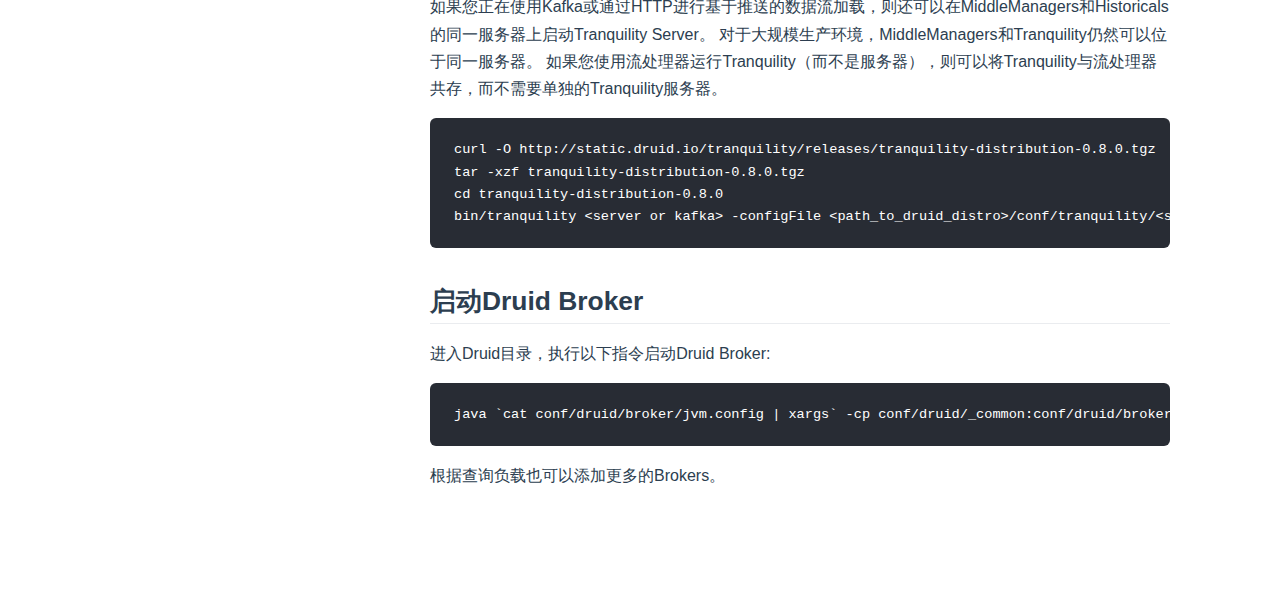
<file: 集群.html>
<!DOCTYPE html>
<html lang="en-US">
  <head>
    <meta charset="utf-8">
    <meta name="viewport" content="width=device-width,initial-scale=1">
    <title>集群 | druid 中文网</title>
    <meta name="description" content="Druid是一个专门针对事件数据的OLAP查询而设计的开源数据存储系统。此页面旨在为读者介绍关于Druid存储数据的高级概述，以及Druid集群的架构。">
    <link rel="icon" href="/imgs/favicon.png">
    
    <link rel="preload" href="/assets/css/0.styles.4ab36692.css" as="style"><link rel="preload" href="/assets/js/app.7684bae7.js" as="script"><link rel="preload" href="/assets/js/10.c6568e35.js" as="script"><link rel="prefetch" href="/assets/js/11.8085fb6b.js"><link rel="prefetch" href="/assets/js/2.5dfb5464.js"><link rel="prefetch" href="/assets/js/3.fdd76a05.js"><link rel="prefetch" href="/assets/js/4.b92890f1.js"><link rel="prefetch" href="/assets/js/5.a9510b1b.js"><link rel="prefetch" href="/assets/js/6.84f350a0.js"><link rel="prefetch" href="/assets/js/7.bf4683c9.js"><link rel="prefetch" href="/assets/js/8.af120a1b.js"><link rel="prefetch" href="/assets/js/9.2937fc3e.js">
    <link rel="stylesheet" href="/assets/css/0.styles.4ab36692.css">
  </head>
  <body>
    <div id="app" data-server-rendered="true"><div class="theme-container"><header class="navbar"><div class="sidebar-button"><svg xmlns="http://www.w3.org/2000/svg" aria-hidden="true" role="img" viewBox="0 0 448 512" class="icon"><path fill="currentColor" d="M436 124H12c-6.627 0-12-5.373-12-12V80c0-6.627 5.373-12 12-12h424c6.627 0 12 5.373 12 12v32c0 6.627-5.373 12-12 12zm0 160H12c-6.627 0-12-5.373-12-12v-32c0-6.627 5.373-12 12-12h424c6.627 0 12 5.373 12 12v32c0 6.627-5.373 12-12 12zm0 160H12c-6.627 0-12-5.373-12-12v-32c0-6.627 5.373-12 12-12h424c6.627 0 12 5.373 12 12v32c0 6.627-5.373 12-12 12z"></path></svg></div> <a href="/" class="home-link router-link-active"><!----> <span class="site-name">druid 中文网</span></a> <div class="links" style="max-width:nullpx;"><div class="search-box"><input aria-label="Search" autocomplete="off" spellcheck="false" value=""> <!----></div> <nav class="nav-links can-hide"><div class="nav-item"><a href="/" class="nav-link">首页</a></div><div class="nav-item"><a href="http://druid.io" target="_blank" rel="noopener noreferrer" class="nav-link external">
  官网
  <svg xmlns="http://www.w3.org/2000/svg" aria-hidden="true" x="0px" y="0px" viewBox="0 0 100 100" width="15" height="15" class="icon outbound"><path fill="currentColor" d="M18.8,85.1h56l0,0c2.2,0,4-1.8,4-4v-32h-8v28h-48v-48h28v-8h-32l0,0c-2.2,0-4,1.8-4,4v56C14.8,83.3,16.6,85.1,18.8,85.1z"></path> <polygon fill="currentColor" points="45.7,48.7 51.3,54.3 77.2,28.5 77.2,37.2 85.2,37.2 85.2,14.9 62.8,14.9 62.8,22.9 71.5,22.9"></polygon></svg></a></div><div class="nav-item"><a href="https://github.com/apache/incubator-druid" target="_blank" rel="noopener noreferrer" class="nav-link external">
  源码
  <svg xmlns="http://www.w3.org/2000/svg" aria-hidden="true" x="0px" y="0px" viewBox="0 0 100 100" width="15" height="15" class="icon outbound"><path fill="currentColor" d="M18.8,85.1h56l0,0c2.2,0,4-1.8,4-4v-32h-8v28h-48v-48h28v-8h-32l0,0c-2.2,0-4,1.8-4,4v56C14.8,83.3,16.6,85.1,18.8,85.1z"></path> <polygon fill="currentColor" points="45.7,48.7 51.3,54.3 77.2,28.5 77.2,37.2 85.2,37.2 85.2,14.9 62.8,14.9 62.8,22.9 71.5,22.9"></polygon></svg></a></div> <!----></nav></div></header> <div class="sidebar-mask"></div> <div class="sidebar"><nav class="nav-links"><div class="nav-item"><a href="/" class="nav-link">首页</a></div><div class="nav-item"><a href="http://druid.io" target="_blank" rel="noopener noreferrer" class="nav-link external">
  官网
  <svg xmlns="http://www.w3.org/2000/svg" aria-hidden="true" x="0px" y="0px" viewBox="0 0 100 100" width="15" height="15" class="icon outbound"><path fill="currentColor" d="M18.8,85.1h56l0,0c2.2,0,4-1.8,4-4v-32h-8v28h-48v-48h28v-8h-32l0,0c-2.2,0-4,1.8-4,4v56C14.8,83.3,16.6,85.1,18.8,85.1z"></path> <polygon fill="currentColor" points="45.7,48.7 51.3,54.3 77.2,28.5 77.2,37.2 85.2,37.2 85.2,14.9 62.8,14.9 62.8,22.9 71.5,22.9"></polygon></svg></a></div><div class="nav-item"><a href="https://github.com/apache/incubator-druid" target="_blank" rel="noopener noreferrer" class="nav-link external">
  源码
  <svg xmlns="http://www.w3.org/2000/svg" aria-hidden="true" x="0px" y="0px" viewBox="0 0 100 100" width="15" height="15" class="icon outbound"><path fill="currentColor" d="M18.8,85.1h56l0,0c2.2,0,4-1.8,4-4v-32h-8v28h-48v-48h28v-8h-32l0,0c-2.2,0-4,1.8-4,4v56C14.8,83.3,16.6,85.1,18.8,85.1z"></path> <polygon fill="currentColor" points="45.7,48.7 51.3,54.3 77.2,28.5 77.2,37.2 85.2,37.2 85.2,14.9 62.8,14.9 62.8,22.9 71.5,22.9"></polygon></svg></a></div> <!----></nav>  <ul class="sidebar-links"><li><a href="/" class="sidebar-link">概述</a><ul class="sidebar-sub-headers"><li class="sidebar-sub-header"><a href="/#数据" class="sidebar-link">数据</a></li><li class="sidebar-sub-header"><a href="/#汇总" class="sidebar-link">汇总</a></li><li class="sidebar-sub-header"><a href="/#分片数据" class="sidebar-link">分片数据</a></li><li class="sidebar-sub-header"><a href="/#索引数据" class="sidebar-link">索引数据</a></li><li class="sidebar-sub-header"><a href="/#记载数据" class="sidebar-link">记载数据</a></li><li class="sidebar-sub-header"><a href="/#查询数据" class="sidebar-link">查询数据</a></li><li class="sidebar-sub-header"><a href="/#集群" class="sidebar-link">集群</a></li><li class="sidebar-sub-header"><a href="/#外部依赖" class="sidebar-link">外部依赖</a></li><li class="sidebar-sub-header"><a href="/#高可用性" class="sidebar-link">高可用性</a></li></ul></li><li><a href="/架构.html" class="sidebar-link">架构</a><ul class="sidebar-sub-headers"><li class="sidebar-sub-header"><a href="/架构.html#系统架构" class="sidebar-link">系统架构</a></li><li class="sidebar-sub-header"><a href="/架构.html#segments" class="sidebar-link">Segments</a></li><li class="sidebar-sub-header"><a href="/架构.html#历史节点" class="sidebar-link">历史节点</a></li><li class="sidebar-sub-header"><a href="/架构.html#索引服务" class="sidebar-link">索引服务</a></li><li class="sidebar-sub-header"><a href="/架构.html#实时节点" class="sidebar-link">实时节点</a></li></ul></li><li><a href="/快速开始.html" class="sidebar-link">快速开始</a><ul class="sidebar-sub-headers"><li class="sidebar-sub-header"><a href="/快速开始.html#前提条件需要：" class="sidebar-link">前提条件需要：</a></li><li class="sidebar-sub-header"><a href="/快速开始.html#入门" class="sidebar-link">入门</a></li><li class="sidebar-sub-header"><a href="/快速开始.html#启动zookeeper" class="sidebar-link">启动zookeeper</a></li><li class="sidebar-sub-header"><a href="/快速开始.html#启动druid服务" class="sidebar-link">启动Druid服务</a></li><li class="sidebar-sub-header"><a href="/快速开始.html#数据查询" class="sidebar-link">数据查询</a></li></ul></li><li><a href="/加载数据.html" class="sidebar-link">加载数据</a><ul class="sidebar-sub-headers"><li class="sidebar-sub-header"><a href="/加载数据.html#选择提取方法" class="sidebar-link">选择提取方法</a></li><li class="sidebar-sub-header"><a href="/加载数据.html#入门" class="sidebar-link">入门</a></li><li class="sidebar-sub-header"><a href="/加载数据.html#批处理、流式混合模式" class="sidebar-link">批处理、流式混合模式</a></li></ul></li><li><a href="/从文件加载数据.html" class="sidebar-link">从文件加载数据</a><ul class="sidebar-sub-headers"><li class="sidebar-sub-header"><a href="/从文件加载数据.html#入门" class="sidebar-link">入门</a></li><li class="sidebar-sub-header"><a href="/从文件加载数据.html#编写提取规范" class="sidebar-link">编写提取规范</a></li><li class="sidebar-sub-header"><a href="/从文件加载数据.html#运行任务" class="sidebar-link">运行任务</a></li><li class="sidebar-sub-header"><a href="/从文件加载数据.html#数据查询" class="sidebar-link">数据查询</a></li></ul></li><li><a href="/从流数据加载数据.html" class="sidebar-link">从流数据加载数据</a><ul class="sidebar-sub-headers"><li class="sidebar-sub-header"><a href="/从流数据加载数据.html#入门" class="sidebar-link">入门</a></li><li class="sidebar-sub-header"><a href="/从流数据加载数据.html#编写数据提取规范" class="sidebar-link">编写数据提取规范</a></li><li class="sidebar-sub-header"><a href="/从流数据加载数据.html#重启服务" class="sidebar-link">重启服务</a></li><li class="sidebar-sub-header"><a href="/从流数据加载数据.html#发送数据" class="sidebar-link">发送数据</a></li><li class="sidebar-sub-header"><a href="/从流数据加载数据.html#数据查询" class="sidebar-link">数据查询</a></li></ul></li><li><a href="/从kafka加载数据.html" class="sidebar-link">从kafka加载数据</a><ul class="sidebar-sub-headers"><li class="sidebar-sub-header"><a href="/从kafka加载数据.html#入门" class="sidebar-link">入门</a></li><li class="sidebar-sub-header"><a href="/从kafka加载数据.html#启动kafka" class="sidebar-link">启动kafka</a></li><li class="sidebar-sub-header"><a href="/从kafka加载数据.html#发送示例数据" class="sidebar-link">发送示例数据</a></li><li class="sidebar-sub-header"><a href="/从kafka加载数据.html#数据查询" class="sidebar-link">数据查询</a></li></ul></li><li><a href="/集群.html" class="active sidebar-link">集群</a><ul class="sidebar-sub-headers"><li class="sidebar-sub-header"><a href="/集群.html#硬件要求" class="sidebar-link">硬件要求</a></li><li class="sidebar-sub-header"><a href="/集群.html#操作系统" class="sidebar-link">操作系统</a></li><li class="sidebar-sub-header"><a href="/集群.html#下载集群" class="sidebar-link">下载集群</a></li><li class="sidebar-sub-header"><a href="/集群.html#配置deep-storage" class="sidebar-link">配置deep storage</a></li><li class="sidebar-sub-header"><a href="/集群.html#配置tranquility服务器-可选" class="sidebar-link">配置Tranquility服务器 (可选)</a></li><li class="sidebar-sub-header"><a href="/集群.html#配置tranquility-kafka-可选" class="sidebar-link">配置Tranquility Kafka (可选)</a></li><li class="sidebar-sub-header"><a href="/集群.html#配置hadoop-可选" class="sidebar-link">配置Hadoop (可选)</a></li><li class="sidebar-sub-header"><a href="/集群.html#配置druid-coordination" class="sidebar-link">配置Druid coordination</a></li><li class="sidebar-sub-header"><a href="/集群.html#调整服务查询druid进程" class="sidebar-link">调整服务查询Druid进程</a></li><li class="sidebar-sub-header"><a href="/集群.html#调整druid-brokers" class="sidebar-link">调整Druid Brokers</a></li><li class="sidebar-sub-header"><a href="/集群.html#端口开通" class="sidebar-link">端口开通</a></li><li class="sidebar-sub-header"><a href="/集群.html#启动coordinator-overlord-zookeeper-metadata-store" class="sidebar-link">启动Coordinator, Overlord, Zookeeper,  metadata store</a></li><li class="sidebar-sub-header"><a href="/集群.html#启动historicals和middlemanagers" class="sidebar-link">启动Historicals和MiddleManagers</a></li><li class="sidebar-sub-header"><a href="/集群.html#启动druid-broker" class="sidebar-link">启动Druid Broker</a></li></ul></li></ul> </div> <div class="page"> <div class="content"><h1 id="集群"><a href="#集群" aria-hidden="true" class="header-anchor">#</a> 集群</h1> <p>Druid被设计成可扩展、高容错的集群。
在本文档中，我们将搭建一个简单的集群，并讨论如何进一步配置以满足您的需求。 这个简单的集群将为Historicals和MiddleManagers提供可扩展的容错服务器，以及一个单一的coordination服务器来承载协调器和Overlord进程。在生产中，我们建议部署Coordinator和Overlord也采用多机容错配置。</p> <h2 id="硬件要求"><a href="#硬件要求" aria-hidden="true" class="header-anchor">#</a> 硬件要求</h2> <p>Coordinator和Overlord进程可以共同部署在同一台服务器上，该服务器负责处理集群的元数据和协调需求。硬件要求如下：</p> <ul><li>4核CPU</li> <li>15GB内存</li> <li>80GB SSD存储</li></ul> <p>Historicals和MiddleManagers可以共同部署在同一台服务器上，该服务器负责处理集群中的实际数据。主要需要CPU、内存和硬盘，硬件要求如下：</p> <ul><li>8核CPU</li> <li>61GB内存</li> <li>160GB SSD存储</li></ul> <p>Druid Brokers接受查询请求并将请求发送到集群的其余部分。它们还可选地保存查询的高速缓存。主要需要CPU和内存。</p> <ul><li>8核CPU</li> <li>61GB内存</li> <li>160GB SSD存储</li></ul> <p>您可以考虑在Broker服务器上运行Druid相关开源UI程序或者查询库。
更大的集群就需要更好配置的服务器。</p> <h2 id="操作系统"><a href="#操作系统" aria-hidden="true" class="header-anchor">#</a> 操作系统</h2> <p>最好Linux，java版本1.7及其以上</p> <h2 id="下载集群"><a href="#下载集群" aria-hidden="true" class="header-anchor">#</a> 下载集群</h2> <p>首先，下载和解压最新的Druid包。最好是在单个机器上操作，因为可以修改完配置文件后分发复制到所有机器。</p> <div class="language- extra-class"><pre class="language-text"><code>curl -O http://static.druid.io/artifacts/releases/druid-0.9.2-bin.tar.gz
tar -xzf druid-0.9.2-bin.tar.gz
cd druid-0.9.2
</code></pre></div><p>在druid包下，有以下内容：</p> <ul><li>LICENSE - license文件</li> <li>bin/ - 对此quickstart有用的脚本</li> <li>conf/ - 集群设置的配置模板</li> <li>conf-quickstart/ - 此quickstart的配置</li> <li>extensions/ - Druid的所有扩展</li> <li>haddop-dependencies/ - Druid haddop的依赖</li> <li>lib/ - 所有Druid核心包含的包</li> <li>quickstart/ - 对此quickstart有用的文件</li></ul> <p>需要修改conf文件夹下的配置文件</p> <h2 id="配置deep-storage"><a href="#配置deep-storage" aria-hidden="true" class="header-anchor">#</a> 配置deep storage</h2> <p>Druid用分布式文件系统或大对象（blob）存储来进行数据存储。最常用的是亚马逊S3和HDFS。</p> <h3 id="s3"><a href="#s3" aria-hidden="true" class="header-anchor">#</a> S3</h3> <p>在conf/druid/_common/common.runtime.properties配置文件中，将设置druid.extensions.loadList=[&quot;druid-s3-extensions&quot;]，然后注释掉本地存储相关配置，放开S3配置。</p> <div class="language- extra-class"><pre class="language-text"><code>druid.extensions.loadList=[&quot;druid-s3-extensions&quot;]

#druid.storage.type=local
#druid.storage.storageDirectory=var/druid/segments

druid.storage.type=s3
druid.storage.bucket=your-bucket
druid.storage.baseKey=druid/segments
druid.s3.accessKey=...
druid.s3.secretKey=...

#druid.indexer.logs.type=file
#druid.indexer.logs.directory=var/druid/indexing-logs

druid.indexer.logs.type=s3
druid.indexer.logs.s3Bucket=your-bucket
druid.indexer.logs.s3Prefix=druid/indexing-logs
</code></pre></div><h3 id="hdfs"><a href="#hdfs" aria-hidden="true" class="header-anchor">#</a> HDFS</h3> <p>在conf/druid/_common/common.runtime.properties配置文件中，将设置druid.extensions.loadList=[&quot;io.druid.extensions:druid-hdfs-storage&quot;]，然后注释掉本地存储相关配置，放开HDFS配置。</p> <div class="language- extra-class"><pre class="language-text"><code>druid.extensions.loadList=[&quot;druid-hdfs-storage&quot;]

#druid.storage.type=local
#druid.storage.storageDirectory=var/druid/segments

druid.storage.type=hdfs
druid.storage.storageDirectory=/druid/segments

#druid.indexer.logs.type=file
#druid.indexer.logs.directory=var/druid/indexing-logs

druid.indexer.logs.type=hdfs
druid.indexer.logs.directory=/druid/indexing-logs
</code></pre></div><p>将Hadoop配置XML文件（core-site.xml，hdfs-site.xml，yarn-site.xml，mapred-site.xml）放在Druid节点的classpath上。你可以通过将它们复制到conf/druid/_common/中来实现。</p> <h2 id="配置tranquility服务器-可选"><a href="#配置tranquility服务器-可选" aria-hidden="true" class="header-anchor">#</a> 配置Tranquility服务器 (可选)</h2> <p>通过Tranquility服务器的http接口能够将数据流发送到Druid。如果想使用这种方法就需要配置Tranquility服务器。</p> <h2 id="配置tranquility-kafka-可选"><a href="#配置tranquility-kafka-可选" aria-hidden="true" class="header-anchor">#</a> 配置Tranquility Kafka (可选)</h2> <p>Druid能够通过Tranquility Kafka从kafka消费获取数据流。如果想使用这种方法就需要配置Tranquility kafka。</p> <h2 id="配置hadoop-可选"><a href="#配置hadoop-可选" aria-hidden="true" class="header-anchor">#</a> 配置Hadoop (可选)</h2> <p>如果需要通过hadoop集群加载数据，在Druid集群中需要如下配置：
更新conf/middleManager/runtime.properties中的druid.indexer.task.hadoopWorkingPath参数，将索引过程中需要的临时文件指向HDFS路径。
通常会配置成druid.indexer.task.hadoopWorkingPath=/tmp/druid-indexing
将hadoop的xml(core-site.xml, hdfs-site.xml, yarn-site.xml, mapred-site.xml)配置文件放到Druid节点的classpath路径里，可以copy到conf/druid/_common/core-site.xml, conf/druid/_common/hdfs-site.xml等等。
请注意，您不需要为了从Hadoop加载数据而使用HDFS深存储。例如，如果您的集群在Amazon Web Services上运行，我们建议使用S3进行深度存储，即使您正在使用Hadoop或Elastic MapReduce加载数据。</p> <h2 id="配置druid-coordination"><a href="#配置druid-coordination" aria-hidden="true" class="header-anchor">#</a> 配置Druid coordination</h2> <p>在这个简单的集群示例中，可以在同一台服务器上，部署单个Druid Coordinator、Druid Overlord、一个ZooKeeper实例和一个嵌入式Derby元数据数据库。
修改conf/druid/_common/common.runtime.properties配置文件中druid.zk.service.host参数，指向zookeeper服务器地址。修改druid.metadata.storage.connector.connectURI和druid.metadata.storage.connector.host参数执行元数据存储地址。</p> <div class="tip custom-block"><p class="custom-block-title">提示</p> <p>生产上建议运行两个服务器，每个服务器运行一个Druid Coordinator和一个Druid Overlord。同时将ZooKeeper运行在一个独立的环境，元数据存储也用MySQL或者PostgreSQL运行在独立环境上。</p></div> <h2 id="调整服务查询druid进程"><a href="#调整服务查询druid进程" aria-hidden="true" class="header-anchor">#</a> 调整服务查询Druid进程</h2> <p>Druid Historicals和MiddleManagers节点可以通过以下参数分配调整硬件资源：</p> <div class="language- extra-class"><pre class="language-text"><code>-Xmx and -Xms
druid.server.http.numThreads
druid.processing.buffer.sizeBytes
druid.processing.numThreads
druid.query.groupBy.maxIntermediateRows
druid.query.groupBy.maxResults
druid.server.maxSize and druid.segmentCache.locations on Historical Nodes
druid.worker.capacity on MiddleManagers
</code></pre></div><p>保证 -XX:MaxDirectMemory &gt;= numThreads*sizeBytes, 否则Druid会启动失败。
有关配置选项的详细说明请参考configuration documentation 。</p> <h2 id="调整druid-brokers"><a href="#调整druid-brokers" aria-hidden="true" class="header-anchor">#</a> 调整Druid Brokers</h2> <p>Druid Brokers的主要配置如下:</p> <div class="language- extra-class"><pre class="language-text"><code>-Xmx and -Xms
druid.server.http.numThreads
druid.cache.sizeInBytes
druid.processing.buffer.sizeBytes
druid.processing.numThreads
druid.query.groupBy.maxIntermediateRows
druid.query.groupBy.maxResults
</code></pre></div><p>保证 -XX:MaxDirectMemory &gt;= numThreads*sizeBytes, 否则Druid会启动失败。
有关配置选项的详细说明请参考configuration documentation 。</p> <h2 id="端口开通"><a href="#端口开通" aria-hidden="true" class="header-anchor">#</a> 端口开通</h2> <ul><li>1527 (Derby on your Coordinator; not needed if you are using a separate metadata store like MySQL or PostgreSQL)</li> <li>2181 (ZooKeeper; not needed if you are using a separate ZooKeeper cluster)</li> <li>8081 (Coordinator)</li> <li>8082 (Broker)</li> <li>8083 (Historical)</li> <li>8084 (Standalone Realtime, if used)</li> <li>8088 (Router, if used)</li> <li>8090 (Overlord)</li> <li>8091, 8100–8199 (Druid Middle Manager; you may need higher than port 8199 if you have a very high druid.worker.capacity)</li> <li>8200 (Tranquility Server, if used)</li></ul> <div class="tip custom-block"><p class="custom-block-title">提示</p> <p>在生产上，建议将ZooKeeper和元数据存储独立部署，不要和Coordinator部署在同一个服务器上。</p></div> <h2 id="启动coordinator-overlord-zookeeper-metadata-store"><a href="#启动coordinator-overlord-zookeeper-metadata-store" aria-hidden="true" class="header-anchor">#</a> 启动Coordinator, Overlord, Zookeeper,  metadata store</h2> <p>将配置好的配置copy到协调服务器，如果本机已经配置好了也可以通过rsync来进行同步copy：</p> <div class="language- extra-class"><pre class="language-text"><code>rsync -az druid-0.9.2/ COORDINATION_SERVER:druid-0.9.2/
</code></pre></div><p>安装Zookeeper:</p> <div class="language- extra-class"><pre class="language-text"><code>curl http://www.gtlib.gatech.edu/pub/apache/zookeeper/zookeeper-3.4.6/zookeeper-3.4.6.tar.gz -o zookeeper-3.4.6.tar.gz
tar -xzf zookeeper-3.4.6.tar.gz
cd zookeeper-3.4.6
cp conf/zoo_sample.cfg conf/zoo.cfg
./bin/zkServer.sh start
</code></pre></div><p>在协调服务器上，cd进入Druid根目录，并启动协调服务（可以在不同的窗口执行或者将日志输出到文件中）。</p> <div class="language- extra-class"><pre class="language-text"><code>java `cat conf/druid/coordinator/jvm.config | xargs` -cp conf/druid/_common:conf/druid/coordinator:lib/* io.druid.cli.Main server coordinator
java `cat conf/druid/overlord/jvm.config | xargs` -cp conf/druid/_common:conf/druid/overlord:lib/* io.druid.cli.Main server overlord
</code></pre></div><p>每一个服务启动后应该都有log信息输出，在var/log/druid目录可以查看更详细的日志信息。</p> <h2 id="启动historicals和middlemanagers"><a href="#启动historicals和middlemanagers" aria-hidden="true" class="header-anchor">#</a> 启动Historicals和MiddleManagers</h2> <p>将配置好的Druid连同配置全目录拷贝到Druid Historicals和MiddleManagers服务器上。
登录服务器进入Druid根目录，执行以下指令：</p> <div class="language- extra-class"><pre class="language-text"><code>java `cat conf/druid/historical/jvm.config | xargs` -cp conf/druid/_common:conf/druid/historical:lib/* io.druid.cli.Main server historical
java `cat conf/druid/middleManager/jvm.config | xargs` -cp conf/druid/_common:conf/druid/middleManager:lib/* io.druid.cli.Main server middleManager
</code></pre></div><p>按照需要也可以添加更多的Historicals和MiddleManagers节点。</p> <div class="tip custom-block"><p class="custom-block-title">提示</p> <p>For clusters with complex resource allocation needs, you can break apart Historicals and MiddleManagers and scale the components individually. This also allows you take advantage of Druid's built-in MiddleManager autoscaling facility.</p></div> <p>如果您正在使用Kafka或通过HTTP进行基于推送的数据流加载，则还可以在MiddleManagers和Historicals的同一服务器上启动Tranquility Server。 对于大规模生产环境，MiddleManagers和Tranquility仍然可以位于同一服务器。 如果您使用流处理器运行Tranquility（而不是服务器），则可以将Tranquility与流处理器共存，而不需要单独的Tranquility服务器。</p> <div class="language- extra-class"><pre class="language-text"><code>curl -O http://static.druid.io/tranquility/releases/tranquility-distribution-0.8.0.tgz
tar -xzf tranquility-distribution-0.8.0.tgz
cd tranquility-distribution-0.8.0
bin/tranquility &lt;server or kafka&gt; -configFile &lt;path_to_druid_distro&gt;/conf/tranquility/&lt;server or kafka&gt;.json
</code></pre></div><h2 id="启动druid-broker"><a href="#启动druid-broker" aria-hidden="true" class="header-anchor">#</a> 启动Druid Broker</h2> <p>进入Druid目录，执行以下指令启动Druid Broker:</p> <div class="language- extra-class"><pre class="language-text"><code>java `cat conf/druid/broker/jvm.config | xargs` -cp conf/druid/_common:conf/druid/broker:lib/* io.druid.cli.Main server broker
</code></pre></div><p>根据查询负载也可以添加更多的Brokers。</p></div> <div class="page-edit"><!----> <!----></div> <!----> </div> <!----></div></div>
    <script src="/assets/js/app.7684bae7.js" defer></script><script src="/assets/js/10.c6568e35.js" defer></script>
  </body>
</html>
</file>
<file: assets/css/0.styles.4ab36692.css>
.home{padding:3.6rem 2rem 0;max-width:960px;margin:0 auto}.home .hero{text-align:center}.home .hero img{max-height:280px;display:block;margin:3rem auto 1.5rem}.home .hero h1{font-size:3rem}.home .hero .action,.home .hero .description,.home .hero h1{margin:1.8rem auto}.home .hero .description{max-width:35rem;font-size:1.6rem;line-height:1.3;color:#6a8bad}.home .hero .action-button{display:inline-block;font-size:1.2rem;color:#fff;background-color:#3eaf7c;padding:.8rem 1.6rem;border-radius:4px;transition:background-color .1s ease;box-sizing:border-box;border-bottom:1px solid #389d70}.home .hero .action-button:hover{background-color:#4abf8a}.home .features{border-top:1px solid #eaecef;padding:1.2rem 0;margin-top:2.5rem;display:flex;flex-wrap:wrap;align-items:flex-start;align-content:stretch;justify-content:space-between}.home .feature{flex-grow:1;flex-basis:30%;max-width:30%}.home .feature h2{font-size:1.4rem;font-weight:500;border-bottom:none;padding-bottom:0;color:#3a5169}.home .feature p{color:#4e6e8e}.home .footer{padding:2.5rem;border-top:1px solid #eaecef;text-align:center;color:#4e6e8e}@media (max-width:719px){.home .features{flex-direction:column}.home .feature{max-width:100%;padding:0 2.5rem}}@media (max-width:419px){.home{padding-left:1.5rem;padding-right:1.5rem}.home .hero img{max-height:210px;margin:2rem auto 1.2rem}.home .hero h1{font-size:2rem}.home .hero .action,.home .hero .description,.home .hero h1{margin:1.2rem auto}.home .hero .description{font-size:1.2rem}.home .hero .action-button{font-size:1rem;padding:.6rem 1.2rem}.home .feature h2{font-size:1.25rem}}.sidebar-button{display:none;width:1.25rem;height:1.25rem;position:absolute;padding:.6rem;top:.6rem;left:1rem}.sidebar-button .icon{display:block;width:1.25rem;height:1.25rem}@media (max-width:719px){.sidebar-button{display:block}}.search-box{display:inline-block;position:relative;margin-right:1rem}.search-box input{cursor:text;width:10rem;color:#4e6e8e;display:inline-block;border:1px solid #cfd4db;border-radius:2rem;font-size:.9rem;line-height:2rem;padding:0 .5rem 0 2rem;outline:none;transition:all .2s ease;background:#fff url(/assets/img/search.83621669.svg) .6rem .5rem no-repeat;background-size:1rem}.search-box input:focus{cursor:auto;border-color:#3eaf7c}.search-box .suggestions{background:#fff;width:20rem;position:absolute;top:1.5rem;border:1px solid #cfd4db;border-radius:6px;padding:.4rem;list-style-type:none}.search-box .suggestions.align-right{right:0}.search-box .suggestion{line-height:1.4;padding:.4rem .6rem;border-radius:4px;cursor:pointer}.search-box .suggestion a{white-space:normal;color:#5d82a6}.search-box .suggestion a .page-title{font-weight:600}.search-box .suggestion a .header{font-size:.9em;margin-left:.25em}.search-box .suggestion.focused{background-color:#f3f4f5}.search-box .suggestion.focused a{color:#3eaf7c}@media (max-width:959px){.search-box input{cursor:pointer;width:0;border-color:transparent;position:relative}.search-box input:focus{cursor:text;left:0;width:10rem}}@media (max-width:959px) and (min-width:719px){.search-box .suggestions{left:0}}@media (max-width:719px){.search-box{margin-right:0}.search-box input{left:1rem}.search-box .suggestions{right:0}}@media (max-width:419px){.search-box .suggestions{width:calc(100vw - 4rem)}.search-box input:focus{width:8rem}}.dropdown-enter,.dropdown-leave-to{height:0!important}.dropdown-wrapper{cursor:pointer}.dropdown-wrapper .dropdown-title{display:block}.dropdown-wrapper .dropdown-title:hover{border-color:transparent}.dropdown-wrapper .dropdown-title .arrow{vertical-align:middle;margin-top:-1px;margin-left:.4rem}.dropdown-wrapper .nav-dropdown .dropdown-item{color:inherit;line-height:1.7rem}.dropdown-wrapper .nav-dropdown .dropdown-item h4{margin:.45rem 0 0;border-top:1px solid #eee;padding:.45rem 1.5rem 0 1.25rem}.dropdown-wrapper .nav-dropdown .dropdown-item .dropdown-subitem-wrapper{padding:0;list-style:none}.dropdown-wrapper .nav-dropdown .dropdown-item .dropdown-subitem-wrapper .dropdown-subitem{font-size:.9em}.dropdown-wrapper .nav-dropdown .dropdown-item a{display:block;line-height:1.7rem;position:relative;border-bottom:none;font-weight:400;margin-bottom:0;padding:0 1.5rem 0 1.25rem}.dropdown-wrapper .nav-dropdown .dropdown-item a.router-link-active,.dropdown-wrapper .nav-dropdown .dropdown-item a:hover{color:#3eaf7c}.dropdown-wrapper .nav-dropdown .dropdown-item a.router-link-active:after{content:"";width:0;height:0;border-left:5px solid #3eaf7c;border-top:3px solid transparent;border-bottom:3px solid transparent;position:absolute;top:calc(50% - 2px);left:9px}.dropdown-wrapper .nav-dropdown .dropdown-item:first-child h4{margin-top:0;padding-top:0;border-top:0}@media (max-width:719px){.dropdown-wrapper.open .dropdown-title{margin-bottom:.5rem}.dropdown-wrapper .nav-dropdown{transition:height .1s ease-out;overflow:hidden}.dropdown-wrapper .nav-dropdown .dropdown-item h4{border-top:0;margin-top:0;padding-top:0}.dropdown-wrapper .nav-dropdown .dropdown-item>a,.dropdown-wrapper .nav-dropdown .dropdown-item h4{font-size:15px;line-height:2rem}.dropdown-wrapper .nav-dropdown .dropdown-item .dropdown-subitem{font-size:14px;padding-left:1rem}}@media (min-width:719px){.dropdown-wrapper{height:1.8rem}.dropdown-wrapper:hover .nav-dropdown{display:block!important}.dropdown-wrapper .dropdown-title .arrow{border-left:4px solid transparent;border-right:4px solid transparent;border-top:6px solid #ccc;border-bottom:0}.dropdown-wrapper .nav-dropdown{display:none;height:auto!important;box-sizing:border-box;max-height:calc(100vh - 2.7rem);overflow-y:auto;position:absolute;top:100%;right:0;background-color:#fff;padding:.6rem 0;border:1px solid #ddd;border-bottom-color:#ccc;text-align:left;border-radius:.25rem;white-space:nowrap;margin:0}}.nav-links{display:inline-block}.nav-links a{line-height:1.4rem;color:inherit}.nav-links a.router-link-active,.nav-links a:hover{color:#3eaf7c}.nav-links .nav-item{position:relative;display:inline-block;margin-left:1.5rem;line-height:2rem}.nav-links .nav-item:first-child{margin-left:0}.nav-links .repo-link{margin-left:1.5rem}@media (max-width:719px){.nav-links .nav-item,.nav-links .repo-link{margin-left:0}}@media (min-width:719px){.nav-links a.router-link-active,.nav-links a:hover{color:#2c3e50}.nav-item>a:not(.external).router-link-active,.nav-item>a:not(.external):hover{margin-bottom:-2px;border-bottom:2px solid #46bd87}}.navbar{padding:.7rem 1.5rem;line-height:2.2rem;position:relative}.navbar a,.navbar img,.navbar span{display:inline-block}.navbar .logo{height:2.2rem;min-width:2.2rem;margin-right:.8rem;vertical-align:top}.navbar .site-name{font-size:1.3rem;font-weight:600;color:#2c3e50;position:relative}.navbar .links{padding-left:1.5rem;box-sizing:border-box;background-color:#fff;white-space:nowrap;font-size:.9rem;position:absolute;right:1.5rem;top:.7rem;display:flex}.navbar .links .search-box{flex:0 0 auto;vertical-align:top}.navbar .links .nav-links{flex:1}@media (max-width:719px){.navbar{padding-left:4rem}.navbar .can-hide{display:none}.navbar .links{padding-left:1.5rem}}.page-edit,.page-nav{max-width:740px;margin:0 auto;padding:2rem 2.5rem}@media (max-width:959px){.page-edit,.page-nav{padding:2rem}}@media (max-width:419px){.page-edit,.page-nav{padding:1.5rem}}.page{padding-bottom:2rem}.page-edit{padding-top:1rem;padding-bottom:1rem;overflow:auto}.page-edit .edit-link{display:inline-block}.page-edit .edit-link a{color:#4e6e8e;margin-right:.25rem}.page-edit .last-updated{float:right;font-size:.9em}.page-edit .last-updated .prefix{font-weight:500;color:#4e6e8e}.page-edit .last-updated .time{font-weight:400;color:#aaa}.page-nav{padding-top:1rem;padding-bottom:0}.page-nav .inner{min-height:2rem;margin-top:0;border-top:1px solid #eaecef;padding-top:1rem;overflow:auto}.page-nav .next{float:right}@media (max-width:719px){.page-edit .edit-link{margin-bottom:.5rem}.page-edit .last-updated{font-size:.8em;float:none;text-align:left}}.sidebar .sidebar-sub-headers{padding-left:1rem;font-size:.95em}a.sidebar-link{font-weight:400;display:inline-block;color:#2c3e50;border-left:.25rem solid transparent;padding:.35rem 1rem .35rem 1.25rem;line-height:1.4;width:100%;box-sizing:border-box}a.sidebar-link:hover{color:#3eaf7c}a.sidebar-link.active{font-weight:600;color:#3eaf7c;border-left-color:#3eaf7c}.sidebar-group a.sidebar-link{padding-left:2rem}.sidebar-sub-headers a.sidebar-link{padding-top:.25rem;padding-bottom:.25rem;border-left:none}.sidebar-sub-headers a.sidebar-link.active{font-weight:500}.sidebar-group:not(.first){margin-top:1em}.sidebar-group .sidebar-group{padding-left:.5em}.sidebar-group:not(.collapsable) .sidebar-heading{cursor:auto;color:inherit}.sidebar-heading{color:#999;transition:color .15s ease;cursor:pointer;font-size:1.1em;font-weight:700;padding:0 1.5rem;margin-top:0;margin-bottom:.5rem}.sidebar-heading.open,.sidebar-heading:hover{color:inherit}.sidebar-heading .arrow{position:relative;top:-.12em;left:.5em}.sidebar-heading:.open .arrow{top:-.18em}.sidebar-group-items{transition:height .1s ease-out;overflow:hidden}.sidebar ul{padding:0;margin:0;list-style-type:none}.sidebar a{display:inline-block}.sidebar .nav-links{display:none;border-bottom:1px solid #eaecef;padding:.5rem 0 .75rem 0}.sidebar .nav-links a{font-weight:600}.sidebar .nav-links .nav-item,.sidebar .nav-links .repo-link{display:block;line-height:1.25rem;font-size:1.1em;padding:.5rem 0 .5rem 1.5rem}.sidebar .sidebar-links{padding:1.5rem 0}@media (max-width:719px){.sidebar .nav-links{display:block}.sidebar .nav-links .dropdown-wrapper .nav-dropdown .dropdown-item a.router-link-active:after{top:calc(1rem - 2px)}.sidebar .sidebar-links{padding:1rem 0}}.sw-update-popup{position:fixed;right:1em;bottom:1em;padding:1em;border:1px solid #3eaf7c;border-radius:3px;background:#fff;box-shadow:0 4px 16px rgba(0,0,0,.5);text-align:center}.sw-update-popup button{margin-top:.5em;padding:.25em 2em}.sw-update-popup-enter-active,.sw-update-popup-leave-active{transition:opacity .3s,transform .3s}.sw-update-popup-enter,.sw-update-popup-leave-to{opacity:0;transform:translateY(50%) scale(.5)}code[class*=language-],pre[class*=language-]{color:#ccc;background:none;font-family:Consolas,Monaco,Andale Mono,Ubuntu Mono,monospace;text-align:left;white-space:pre;word-spacing:normal;word-break:normal;word-wrap:normal;line-height:1.5;tab-size:4;hyphens:none}pre[class*=language-]{padding:1em;margin:.5em 0;overflow:auto}:not(pre)>code[class*=language-],pre[class*=language-]{background:#2d2d2d}:not(pre)>code[class*=language-]{padding:.1em;border-radius:.3em;white-space:normal}.token.block-comment,.token.cdata,.token.comment,.token.doctype,.token.prolog{color:#999}.token.punctuation{color:#ccc}.token.attr-name,.token.deleted,.token.namespace,.token.tag{color:#e2777a}.token.function-name{color:#6196cc}.token.boolean,.token.function,.token.number{color:#f08d49}.token.class-name,.token.constant,.token.property,.token.symbol{color:#f8c555}.token.atrule,.token.builtin,.token.important,.token.keyword,.token.selector{color:#cc99cd}.token.attr-value,.token.char,.token.regex,.token.string,.token.variable{color:#7ec699}.token.entity,.token.operator,.token.url{color:#67cdcc}.token.bold,.token.important{font-weight:700}.token.italic{font-style:italic}.token.entity{cursor:help}.token.inserted{color:green}#nprogress{pointer-events:none}#nprogress .bar{background:#3eaf7c;position:fixed;z-index:1031;top:0;left:0;width:100%;height:2px}#nprogress .peg{display:block;position:absolute;right:0;width:100px;height:100%;box-shadow:0 0 10px #3eaf7c,0 0 5px #3eaf7c;opacity:1;transform:rotate(3deg) translateY(-4px)}#nprogress .spinner{display:block;position:fixed;z-index:1031;top:15px;right:15px}#nprogress .spinner-icon{width:18px;height:18px;box-sizing:border-box;border:2px solid transparent;border-top-color:#3eaf7c;border-left-color:#3eaf7c;border-radius:50%;animation:nprogress-spinner .4s linear infinite}.nprogress-custom-parent{overflow:hidden;position:relative}.nprogress-custom-parent #nprogress .bar,.nprogress-custom-parent #nprogress .spinner{position:absolute}@keyframes nprogress-spinner{0%{transform:rotate(0deg)}to{transform:rotate(1turn)}}.content code{color:#476582;padding:.25rem .5rem;margin:0;font-size:.85em;background-color:rgba(27,31,35,.05);border-radius:3px}.content pre,.content pre[class*=language-]{line-height:1.4;padding:1.25rem 1.5rem;margin:.85rem 0;background-color:#282c34;border-radius:6px;overflow:auto}.content pre[class*=language-] code,.content pre code{color:#fff;padding:0;background-color:transparent;border-radius:0}div[class*=language-]{position:relative;background-color:#282c34;border-radius:6px}div[class*=language-] .highlight-lines{-webkit-user-select:none;-moz-user-select:none;-ms-user-select:none;user-select:none;padding-top:1.3rem;position:absolute;top:0;left:0;width:100%;line-height:1.4}div[class*=language-] .highlight-lines .highlighted{background-color:rgba(0,0,0,.66)}div[class*=language-] pre,div[class*=language-] pre[class*=language-]{background:transparent;position:relative;z-index:1}div[class*=language-]:before{position:absolute;z-index:3;top:.8em;right:1em;font-size:.75rem;color:hsla(0,0%,100%,.4)}div[class*=language-]:not(.line-numbers-mode) .line-numbers-wrapper{display:none}div[class*=language-].line-numbers-mode .highlight-lines .highlighted{position:relative}div[class*=language-].line-numbers-mode .highlight-lines .highlighted:before{content:" ";position:absolute;z-index:3;left:0;top:0;display:block;width:3.5rem;height:100%;background-color:rgba(0,0,0,.66)}div[class*=language-].line-numbers-mode pre{padding-left:4.5rem;vertical-align:middle}div[class*=language-].line-numbers-mode .line-numbers-wrapper{position:absolute;top:0;width:3.5rem;text-align:center;color:hsla(0,0%,100%,.3);padding:1.25rem 0;line-height:1.4}div[class*=language-].line-numbers-mode .line-numbers-wrapper .line-number,div[class*=language-].line-numbers-mode .line-numbers-wrapper br{-webkit-user-select:none;-moz-user-select:none;-ms-user-select:none;user-select:none}div[class*=language-].line-numbers-mode .line-numbers-wrapper .line-number{position:relative;z-index:4;font-size:.85em}div[class*=language-].line-numbers-mode:after{content:"";position:absolute;z-index:2;top:0;left:0;width:3.5rem;height:100%;border-radius:6px 0 0 6px;border-right:1px solid rgba(0,0,0,.66);background-color:#282c34}div[class~=language-js]:before{content:"js"}div[class~=language-ts]:before{content:"ts"}div[class~=language-html]:before{content:"html"}div[class~=language-md]:before{content:"md"}div[class~=language-vue]:before{content:"vue"}div[class~=language-css]:before{content:"css"}div[class~=language-sass]:before{content:"sass"}div[class~=language-scss]:before{content:"scss"}div[class~=language-less]:before{content:"less"}div[class~=language-stylus]:before{content:"stylus"}div[class~=language-go]:before{content:"go"}div[class~=language-java]:before{content:"java"}div[class~=language-c]:before{content:"c"}div[class~=language-sh]:before{content:"sh"}div[class~=language-yaml]:before{content:"yaml"}div[class~=language-py]:before{content:"py"}div[class~=language-javascript]:before{content:"js"}div[class~=language-typescript]:before{content:"ts"}div[class~=language-markup]:before{content:"html"}div[class~=language-markdown]:before{content:"md"}div[class~=language-json]:before{content:"json"}div[class~=language-ruby]:before{content:"rb"}div[class~=language-python]:before{content:"py"}div[class~=language-bash]:before{content:"sh"}.custom-block .custom-block-title{font-weight:600;margin-bottom:-.4rem}.custom-block.danger,.custom-block.tip,.custom-block.warning{padding:.1rem 1.5rem;border-left-width:.5rem;border-left-style:solid;margin:1rem 0}.custom-block.tip{background-color:#f3f5f7;border-color:#42b983}.custom-block.warning{background-color:rgba(255,229,100,.3);border-color:#e7c000;color:#6b5900}.custom-block.warning .custom-block-title{color:#b29400}.custom-block.warning a{color:#2c3e50}.custom-block.danger{background-color:#ffe6e6;border-color:#c00;color:#4d0000}.custom-block.danger .custom-block-title{color:#900}.custom-block.danger a{color:#2c3e50}.arrow{display:inline-block;width:0;height:0}.arrow.up{border-bottom:6px solid #ccc}.arrow.down,.arrow.up{border-left:4px solid transparent;border-right:4px solid transparent}.arrow.down{border-top:6px solid #ccc}.arrow.right{border-left:6px solid #ccc}.arrow.left,.arrow.right{border-top:4px solid transparent;border-bottom:4px solid transparent}.arrow.left{border-right:6px solid #ccc}.content:not(.custom){max-width:740px;margin:0 auto;padding:2rem 2.5rem}@media (max-width:959px){.content:not(.custom){padding:2rem}}@media (max-width:419px){.content:not(.custom){padding:1.5rem}}.table-of-contents .badge{vertical-align:middle}body,html{padding:0;margin:0}body{font-family:-apple-system,BlinkMacSystemFont,Segoe UI,Roboto,Oxygen,Ubuntu,Cantarell,Fira Sans,Droid Sans,Helvetica Neue,sans-serif;-webkit-font-smoothing:antialiased;-moz-osx-font-smoothing:grayscale;font-size:16px;color:#2c3e50}.page{padding-left:20rem}.navbar{z-index:20;right:0;height:3.6rem;background-color:#fff;box-sizing:border-box;border-bottom:1px solid #eaecef}.navbar,.sidebar-mask{position:fixed;top:0;left:0}.sidebar-mask{z-index:9;width:100vw;height:100vh;display:none}.sidebar{font-size:15px;background-color:#fff;width:20rem;position:fixed;z-index:10;margin:0;top:3.6rem;left:0;bottom:0;box-sizing:border-box;border-right:1px solid #eaecef;overflow-y:auto}.content:not(.custom)>:first-child{margin-top:3.6rem}.content:not(.custom) a:hover{text-decoration:underline}.content:not(.custom) p.demo{padding:1rem 1.5rem;border:1px solid #ddd;border-radius:4px}.content:not(.custom) img{max-width:100%}.content.custom{padding:0;margin:0}.content.custom img{max-width:100%}a{font-weight:500;text-decoration:none}a,p a code{color:#3eaf7c}p a code{font-weight:400}kbd{background:#eee;border:.15rem solid #ddd;border-bottom:.25rem solid #ddd;border-radius:.15rem;padding:0 .15em}blockquote{font-size:1.2rem;color:#999;border-left:.25rem solid #dfe2e5;margin-left:0;padding-left:1rem}ol,ul{padding-left:1.2em}strong{font-weight:600}h1,h2,h3,h4,h5,h6{font-weight:600;line-height:1.25}.content:not(.custom)>h1,.content:not(.custom)>h2,.content:not(.custom)>h3,.content:not(.custom)>h4,.content:not(.custom)>h5,.content:not(.custom)>h6{margin-top:-3.1rem;padding-top:4.6rem;margin-bottom:0}.content:not(.custom)>h1:first-child,.content:not(.custom)>h2:first-child,.content:not(.custom)>h3:first-child,.content:not(.custom)>h4:first-child,.content:not(.custom)>h5:first-child,.content:not(.custom)>h6:first-child{margin-top:-1.5rem;margin-bottom:1rem}.content:not(.custom)>h1:first-child+.custom-block,.content:not(.custom)>h1:first-child+p,.content:not(.custom)>h1:first-child+pre,.content:not(.custom)>h2:first-child+.custom-block,.content:not(.custom)>h2:first-child+p,.content:not(.custom)>h2:first-child+pre,.content:not(.custom)>h3:first-child+.custom-block,.content:not(.custom)>h3:first-child+p,.content:not(.custom)>h3:first-child+pre,.content:not(.custom)>h4:first-child+.custom-block,.content:not(.custom)>h4:first-child+p,.content:not(.custom)>h4:first-child+pre,.content:not(.custom)>h5:first-child+.custom-block,.content:not(.custom)>h5:first-child+p,.content:not(.custom)>h5:first-child+pre,.content:not(.custom)>h6:first-child+.custom-block,.content:not(.custom)>h6:first-child+p,.content:not(.custom)>h6:first-child+pre{margin-top:2rem}h1:hover .header-anchor,h2:hover .header-anchor,h3:hover .header-anchor,h4:hover .header-anchor,h5:hover .header-anchor,h6:hover .header-anchor{opacity:1}h1{font-size:2.2rem}h2{font-size:1.65rem;padding-bottom:.3rem;border-bottom:1px solid #eaecef}h3{font-size:1.35rem}a.header-anchor{font-size:.85em;float:left;margin-left:-.87em;padding-right:.23em;margin-top:.125em;opacity:0}a.header-anchor:hover{text-decoration:none}.line-number,code,kbd{font-family:source-code-pro,Menlo,Monaco,Consolas,Courier New,monospace}ol,p,ul{line-height:1.7}hr{border:0;border-top:1px solid #eaecef}table{border-collapse:collapse;margin:1rem 0;display:block;overflow-x:auto}tr{border-top:1px solid #dfe2e5}tr:nth-child(2n){background-color:#f6f8fa}td,th{border:1px solid #dfe2e5;padding:.6em 1em}.custom-layout{padding-top:3.6rem}.theme-container.sidebar-open .sidebar-mask{display:block}.theme-container.no-navbar .content:not(.custom)>h1,.theme-container.no-navbar h2,.theme-container.no-navbar h3,.theme-container.no-navbar h4,.theme-container.no-navbar h5,.theme-container.no-navbar h6{margin-top:1.5rem;padding-top:0}.theme-container.no-navbar .sidebar{top:0}.theme-container.no-navbar .custom-layout{padding-top:0}@media (min-width:720px){.theme-container.no-sidebar .sidebar{display:none}.theme-container.no-sidebar .page{padding-left:0}}@media (max-width:959px){.sidebar{font-size:15px;width:16.4rem}.page{padding-left:16.4rem}}@media (max-width:719px){.sidebar{top:0;padding-top:3.6rem;transform:translateX(-100%);transition:transform .2s ease}.page{padding-left:0}.theme-container.sidebar-open .sidebar{transform:translateX(0)}.theme-container.no-navbar .sidebar{padding-top:0}}@media (max-width:419px){h1{font-size:1.9rem}.content div[class*=language-]{margin:.85rem -1.5rem;border-radius:0}}.icon.outbound{color:#aaa;display:inline-block}.badge[data-v-70afd282]{display:inline-block;font-size:14px;height:18px;line-height:18px;border-radius:3px;padding:0 6px;color:#fff;margin-right:5px;background-color:#42b983}.badge.middle[data-v-70afd282]{vertical-align:middle}.badge.top[data-v-70afd282]{vertical-align:top}.badge.green[data-v-70afd282],.badge.tip[data-v-70afd282]{background-color:#42b983}.badge.error[data-v-70afd282]{background-color:#da5961}.badge.warn[data-v-70afd282],.badge.warning[data-v-70afd282],.badge.yellow[data-v-70afd282]{background-color:#e7c000}
</file>
